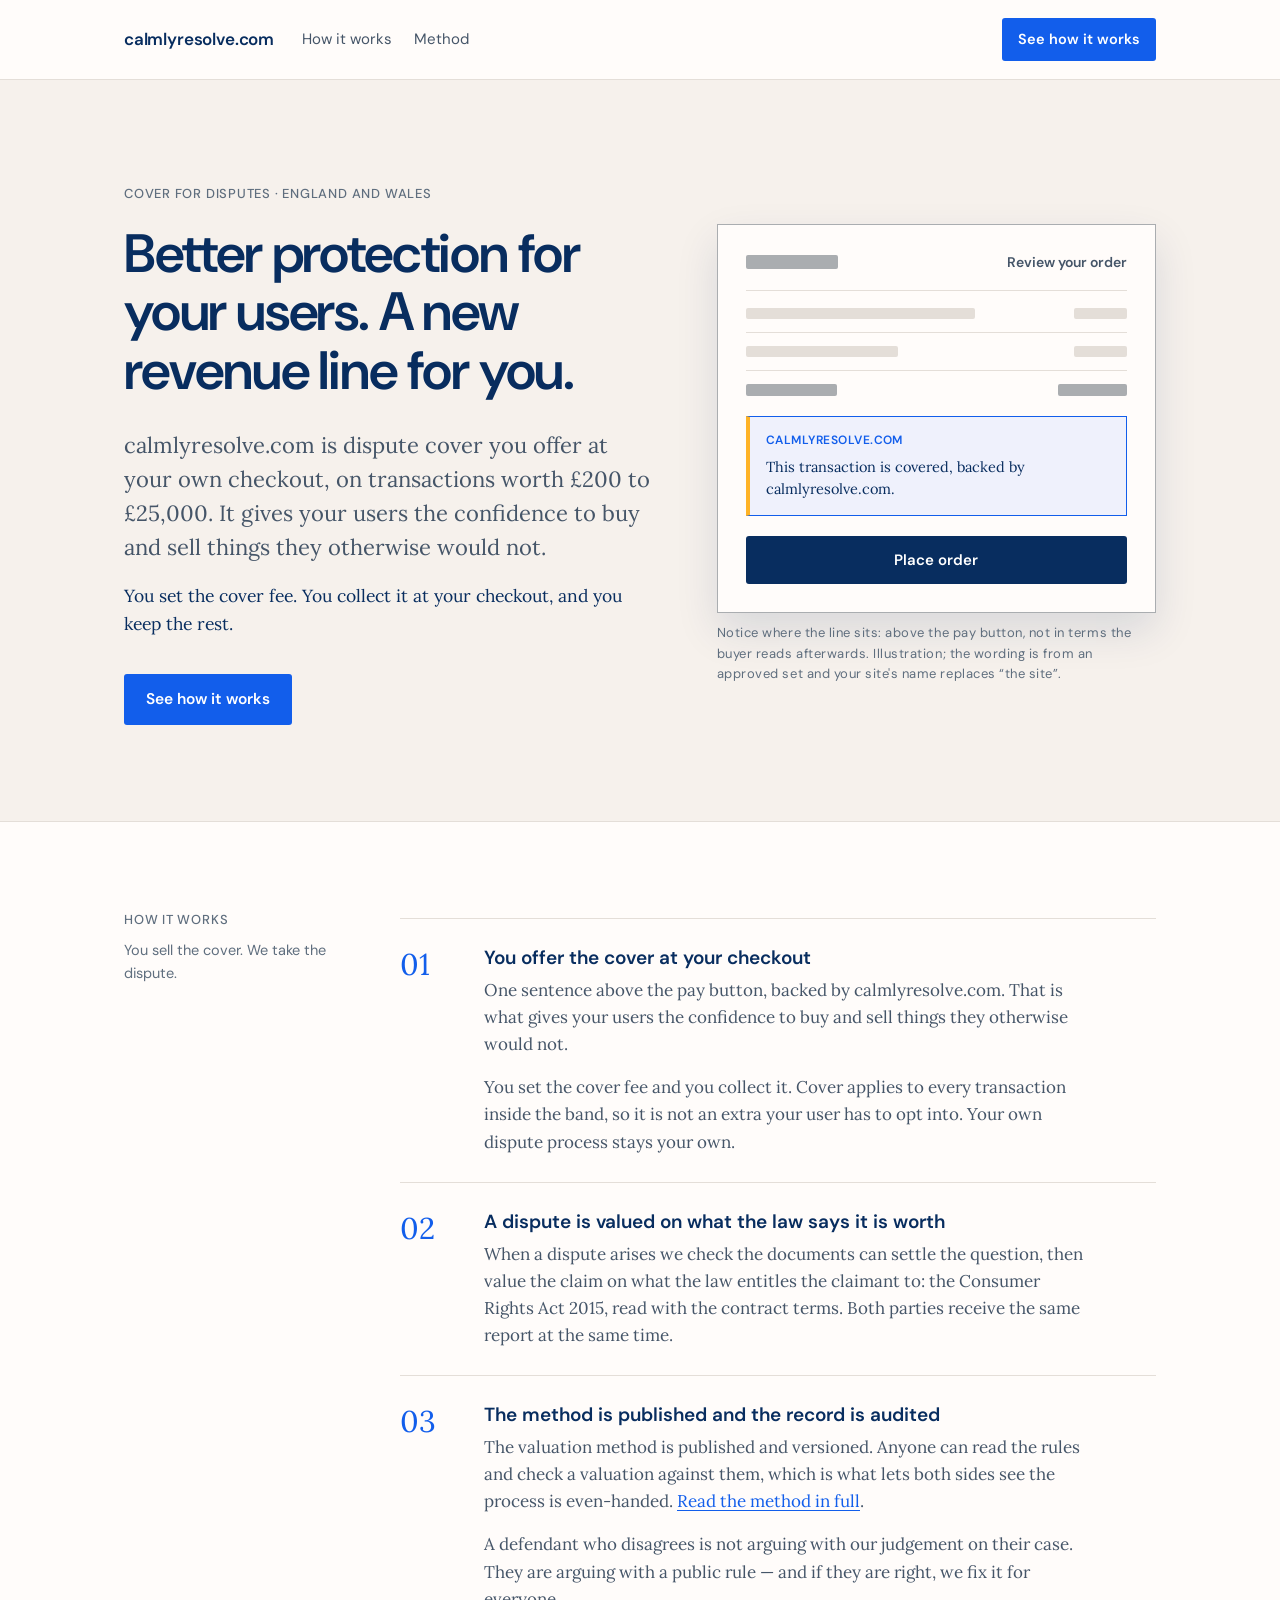
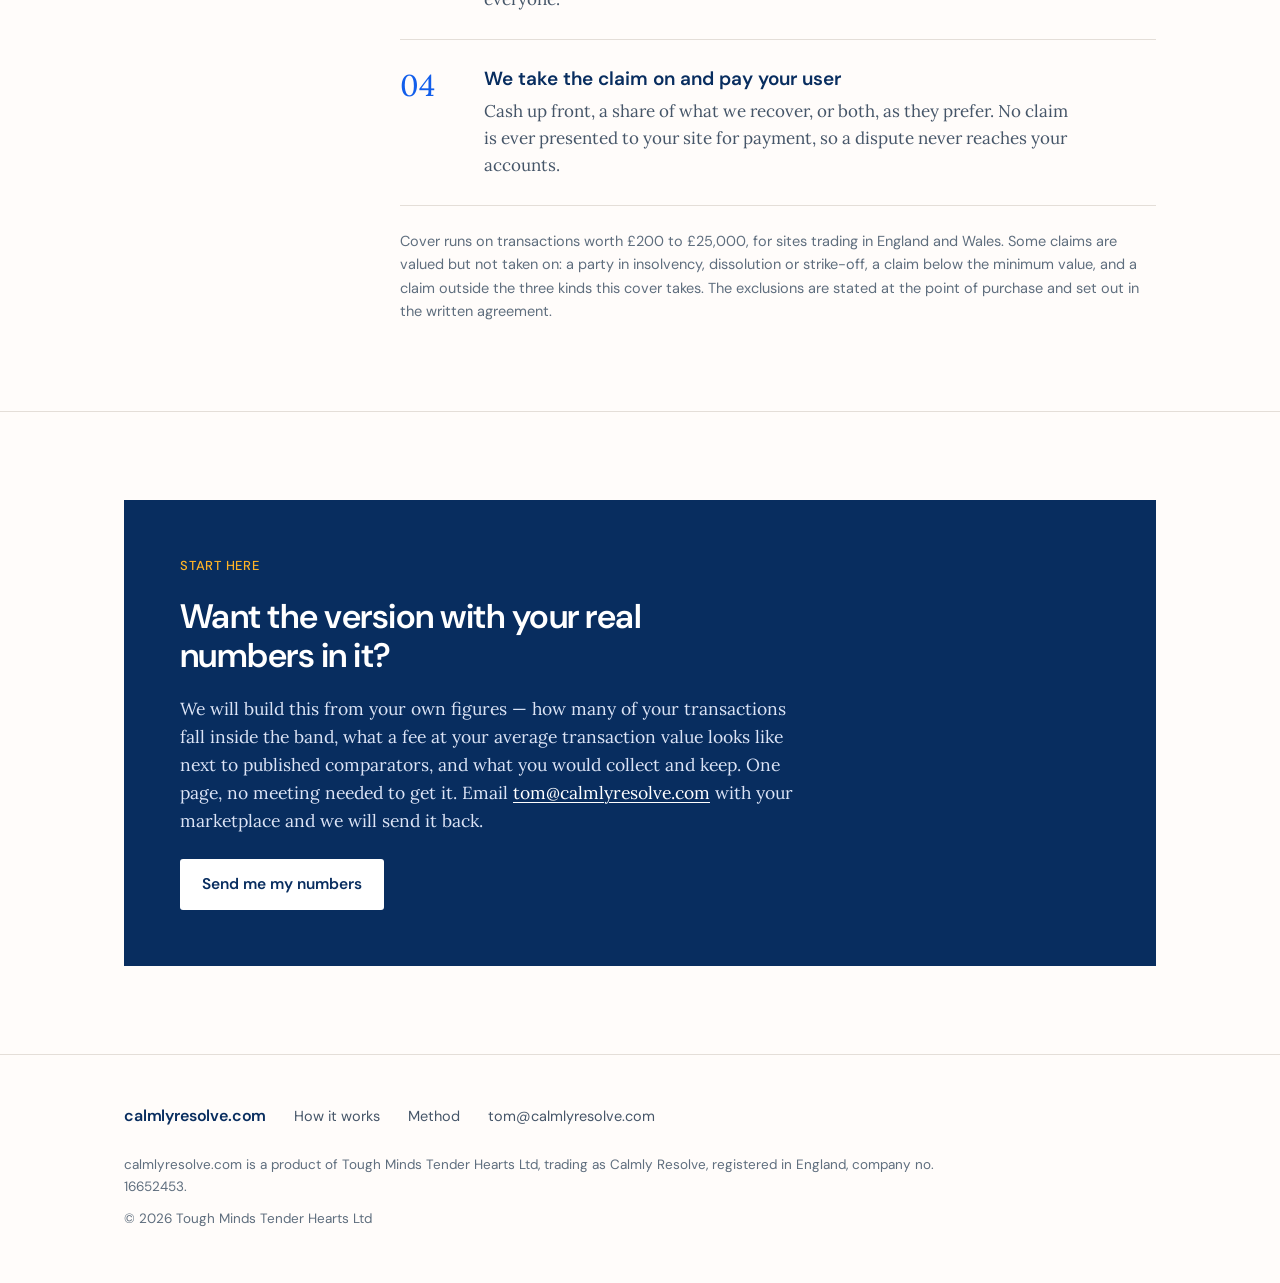
<file: index.html>
<!DOCTYPE html>
<html lang="en">
<head>
  <meta charset="UTF-8">
  <meta name="viewport" content="width=device-width, initial-scale=1.0">
  <title>calmlyresolve.com — dispute cover you offer at your own checkout</title>
  <meta name="description" content="calmlyresolve.com is dispute cover a marketplace offers at its own checkout, on transactions worth £200 to £25,000. You set the fee, you collect it, and you keep the rest.">
  <link rel="canonical" href="https://calmlyresolve.com/">
  <link rel="preconnect" href="https://fonts.googleapis.com">
  <link rel="preconnect" href="https://fonts.gstatic.com" crossorigin>
  <link href="https://fonts.googleapis.com/css2?family=DM+Sans:wght@400;500;600&family=Lora:wght@400;600&display=swap" rel="stylesheet">
  <link rel="stylesheet" href="/assets/site.css">
</head>
<body>
  <header class="site-head"><div class="wrap">
    <a class="mark" href="/">calmlyresolve.com</a>
    <nav aria-label="Main">
      <a href="#how">How it works</a>
      <a href="/method/">Method</a>
    </nav>
    <a class="btn" href="#how">See how it works</a>
  </div></header>

  <main>

    <!-- 1 · What it is -->
    <section class="hero"><div class="wrap">
      <div class="hero-grid">
        <div>
          <div class="eyebrow">Cover for disputes · England and Wales</div>
          <h1>Better protection for your users. A new revenue line for you.</h1>
          <p class="lead">calmlyresolve.com is dispute cover you offer at your own checkout, on transactions worth &pound;200 to &pound;25,000. It gives your users the confidence to buy and sell things they otherwise would not.</p>
          <p class="next">You set the cover fee. You collect it at your checkout, and you keep the rest.</p>
          <div class="actions">
            <a class="btn" href="#how">See how it works</a>
          </div>
        </div>
        <div class="hero-visual">
          <figure class="screen">
            <div class="checkout" aria-label="Illustration of a checkout page carrying the cover line">
              <div class="checkout-head">
                <span class="checkout-site"></span>
                <span class="checkout-title">Review your order</span>
              </div>
              <div class="checkout-row"><span class="bar w60"></span><span class="bar w14"></span></div>
              <div class="checkout-row"><span class="bar w40"></span><span class="bar w14"></span></div>
              <div class="checkout-row total"><span class="bar w24 dark"></span><span class="bar w18 dark"></span></div>
              <div class="cover-line">
                <span class="cover-mark">calmlyresolve.com</span>
                <p>This transaction is covered, backed by calmlyresolve.com.</p>
              </div>
              <span class="checkout-btn">Place order</span>
            </div>
            <figcaption>Notice where the line sits: above the pay button, not in terms the buyer reads afterwards. Illustration; the wording is from an approved set and your site&#39;s name replaces &ldquo;the site&rdquo;.</figcaption>
          </figure>
        </div>
      </div>
    </div></section>

    <!-- 2 · How it works -->
    <section class="white" id="how"><div class="wrap">
      <div class="row">
        <div class="side">
          <div class="eyebrow">How it works</div>
          <p>You sell the cover. We take the dispute.</p>
        </div>
        <div>
          <ol class="steps">
            <li>
              <div>
                <h3>You offer the cover at your checkout</h3>
                <p>One sentence above the pay button, backed by calmlyresolve.com. That is what gives your users the confidence to buy and sell things they otherwise would not.</p>
                <p>You set the cover fee and you collect it. Cover applies to every transaction inside the band, so it is not an extra your user has to opt into. Your own dispute process stays your own.</p>
              </div>
            </li>
            <li>
              <div>
                <h3>A dispute is valued on what the law says it is worth</h3>
                <p>When a dispute arises we check the documents can settle the question, then value the claim on what the law entitles the claimant to: the Consumer Rights Act 2015, read with the contract terms. Both parties receive the same report at the same time.</p>
              </div>
            </li>
            <li>
              <div>
                <h3>The method is published and the record is audited</h3>
                <p>The valuation method is published and versioned. Anyone can read the rules and check a valuation against them, which is what lets both sides see the process is even-handed. <a href="/method/">Read the method in full</a>.</p>
                <p>A defendant who disagrees is not arguing with our judgement on their case. They are arguing with a public rule &mdash; and if they are right, we fix it for everyone.</p>
              </div>
            </li>
            <li>
              <div>
                <h3>We take the claim on and pay your user</h3>
                <p>Cash up front, a share of what we recover, or both, as they prefer. No claim is ever presented to your site for payment, so a dispute never reaches your accounts.</p>
              </div>
            </li>
          </ol>
          <p class="small" style="margin-top:24px">Cover runs on transactions worth &pound;200 to &pound;25,000, for sites trading in England and Wales. Some claims are valued but not taken on: a party in insolvency, dissolution or strike-off, a claim below the minimum value, and a claim outside the three kinds this cover takes. The exclusions are stated at the point of purchase and set out in the written agreement.</p>
        </div>
      </div>
    </div></section>


    <section class="white"><div class="wrap">
      <div class="panel">
        <div class="eyebrow">Start here</div>
        <h2>Want the version with your real numbers in it?</h2>
        <p>We will build this from your own figures &mdash; how
        many of your transactions fall inside the band, what a fee at your average transaction value looks like next to
        published comparators, and what you would collect and keep. One page, no meeting needed to get it. Email
        <a href="mailto:tom@calmlyresolve.com?subject=My%20numbers">tom@calmlyresolve.com</a> with your marketplace and
        we will send it back.</p>
        <div class="actions">
          <a class="btn" href="mailto:tom@calmlyresolve.com?subject=My%20numbers">Send me my numbers</a>
        </div>
      </div>
    </div></section>

  </main>

  <footer class="site-foot"><div class="wrap">
    <div class="top">
      <a class="mark" href="/">calmlyresolve.com</a>
      <a href="#how">How it works</a>
      <a href="/method/">Method</a>
      <a href="mailto:tom@calmlyresolve.com">tom@calmlyresolve.com</a>
    </div>
    <p>calmlyresolve.com is a product of Tough Minds Tender Hearts Ltd, trading as Calmly Resolve, registered in England, company no. 16652453.</p>
    <p>&copy; 2026 Tough Minds Tender Hearts Ltd</p>
  </div></footer>
</body>
</html>
</file>
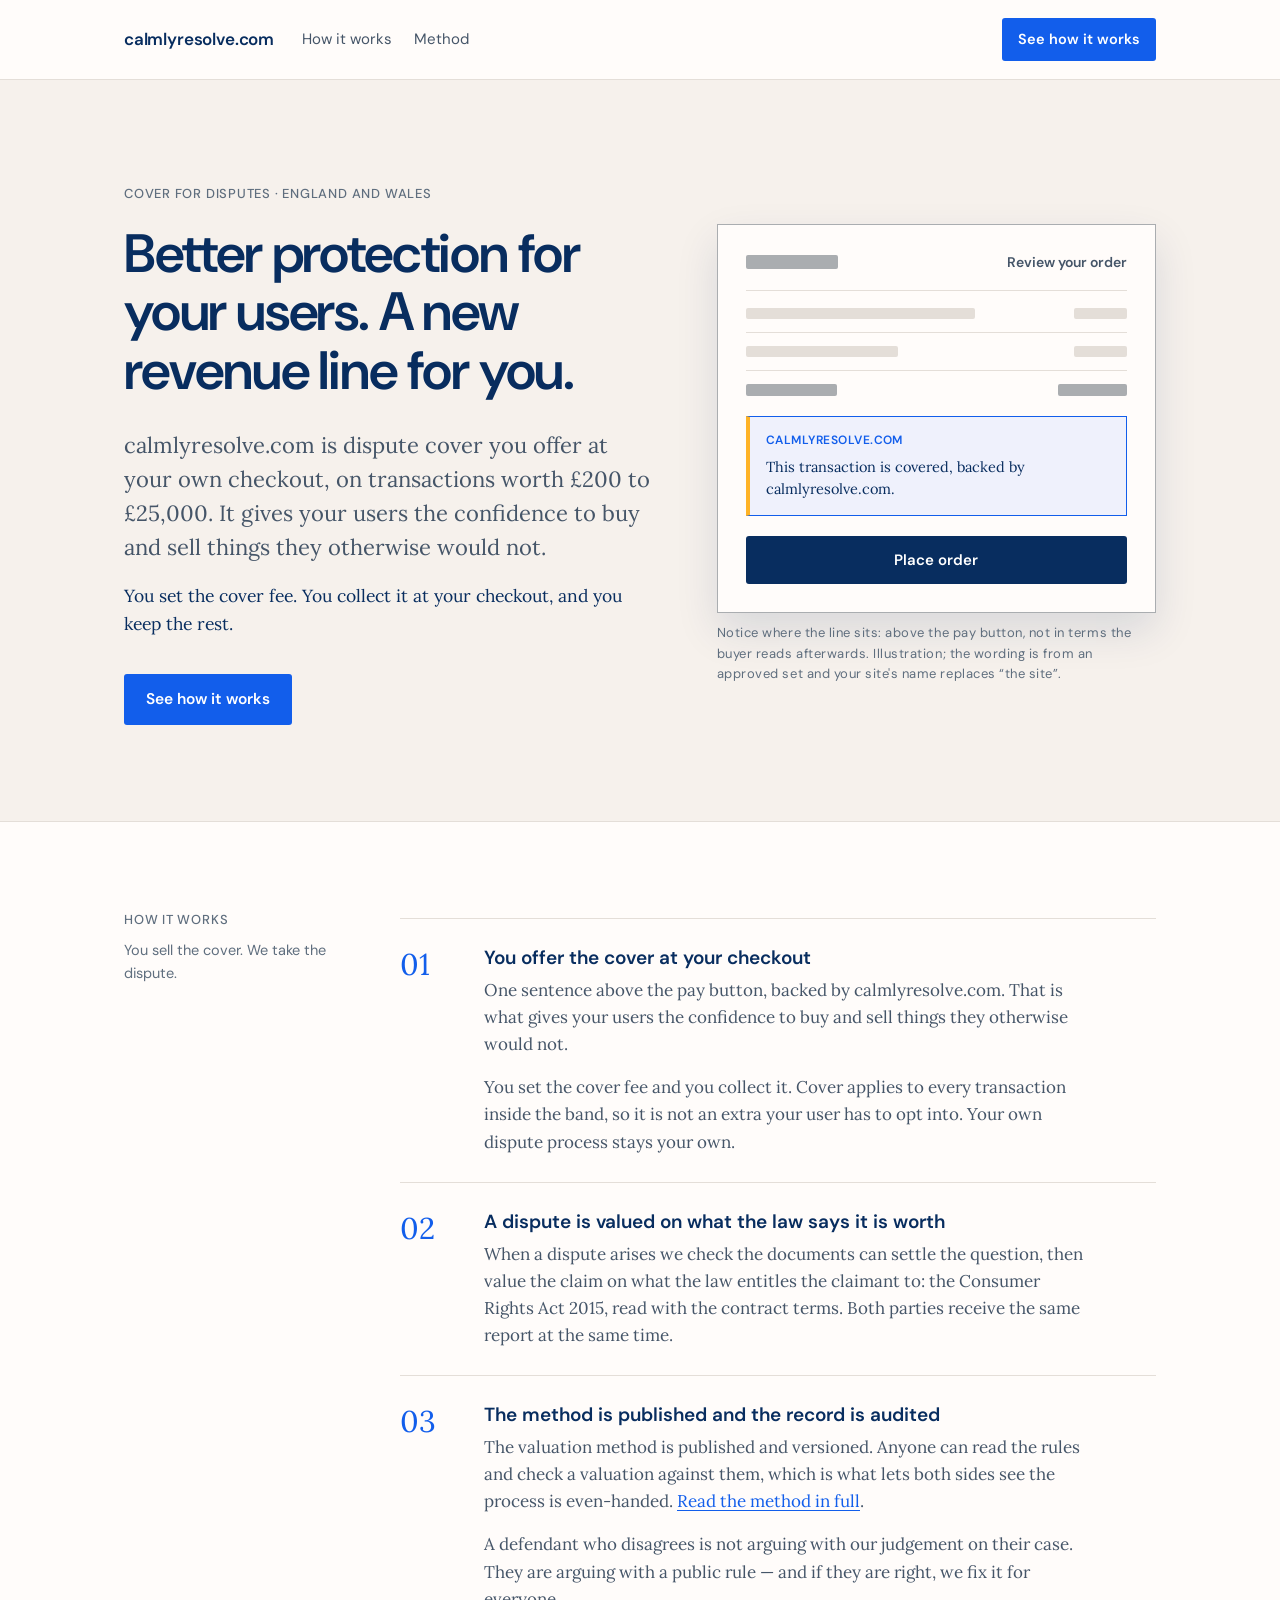
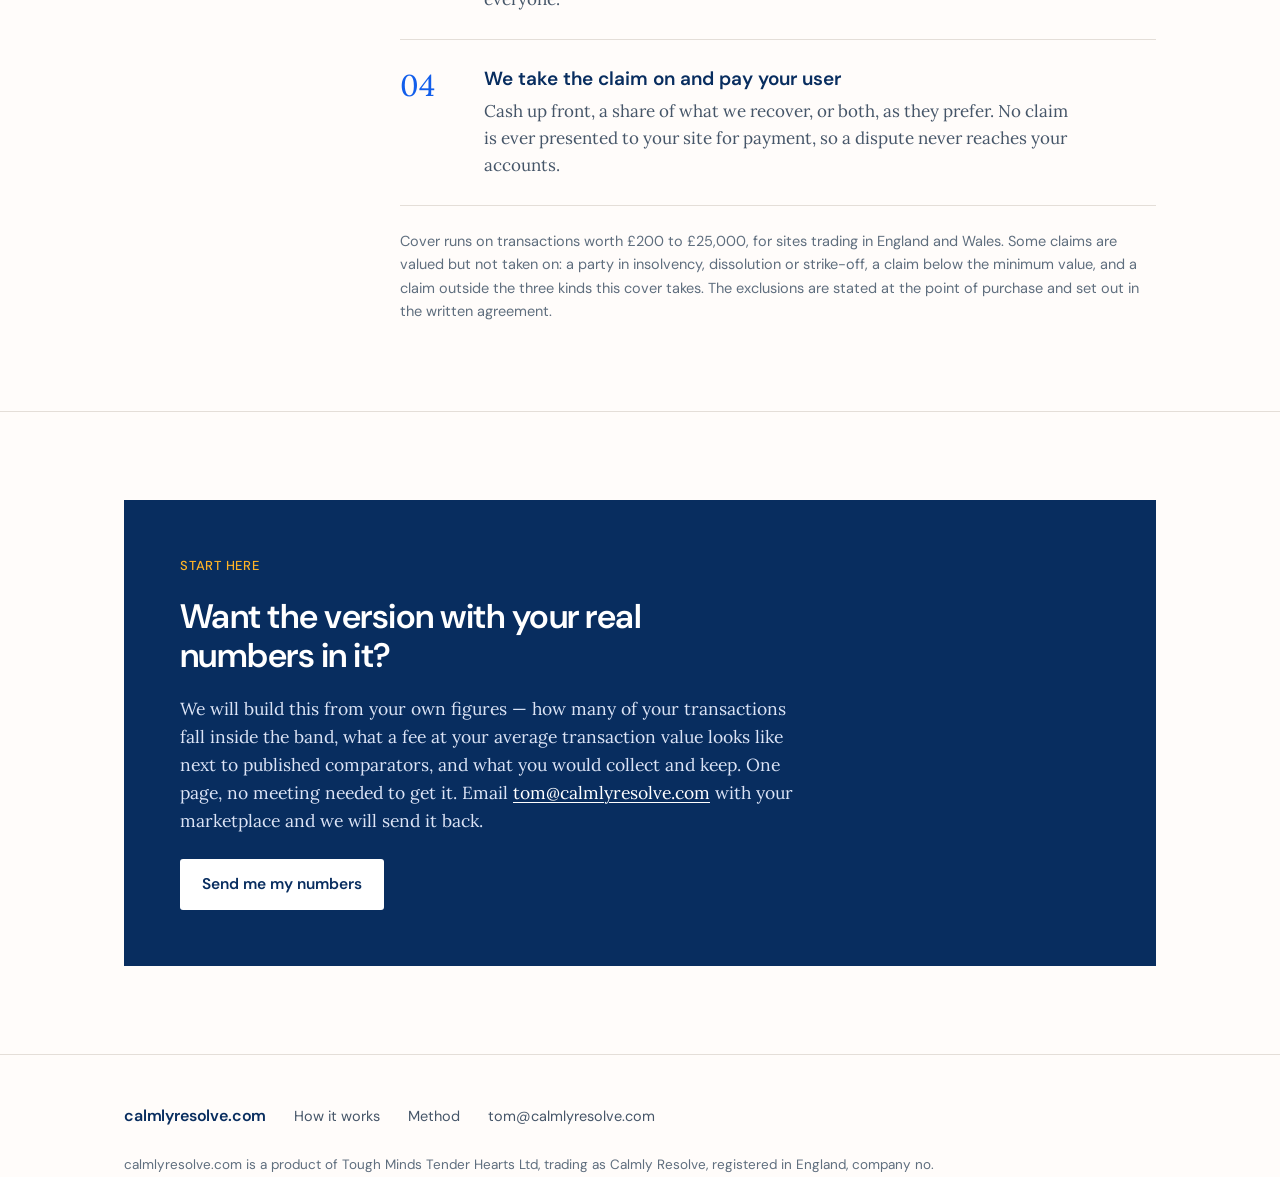
<file: about/index.html>
<!DOCTYPE html>
<html lang="en">
<head>
  <meta charset="UTF-8">
  <meta name="viewport" content="width=device-width, initial-scale=1.0">
  <title>About — calmlyresolve.com</title>
  <meta name="robots" content="noindex">
  <meta http-equiv="refresh" content="0; url=/">
  <link rel="canonical" href="https://calmlyresolve.com/">
  <style>body{font-family:system-ui,sans-serif;padding:40px 24px;color:#082d5f;background:#f6f1ec}a{color:#125eeb}</style>
</head>
<body>
  <p>This page has moved. Everything about the product is now on one page: <a href="/">calmlyresolve.com</a>.</p>
</body>
</html>
</file>
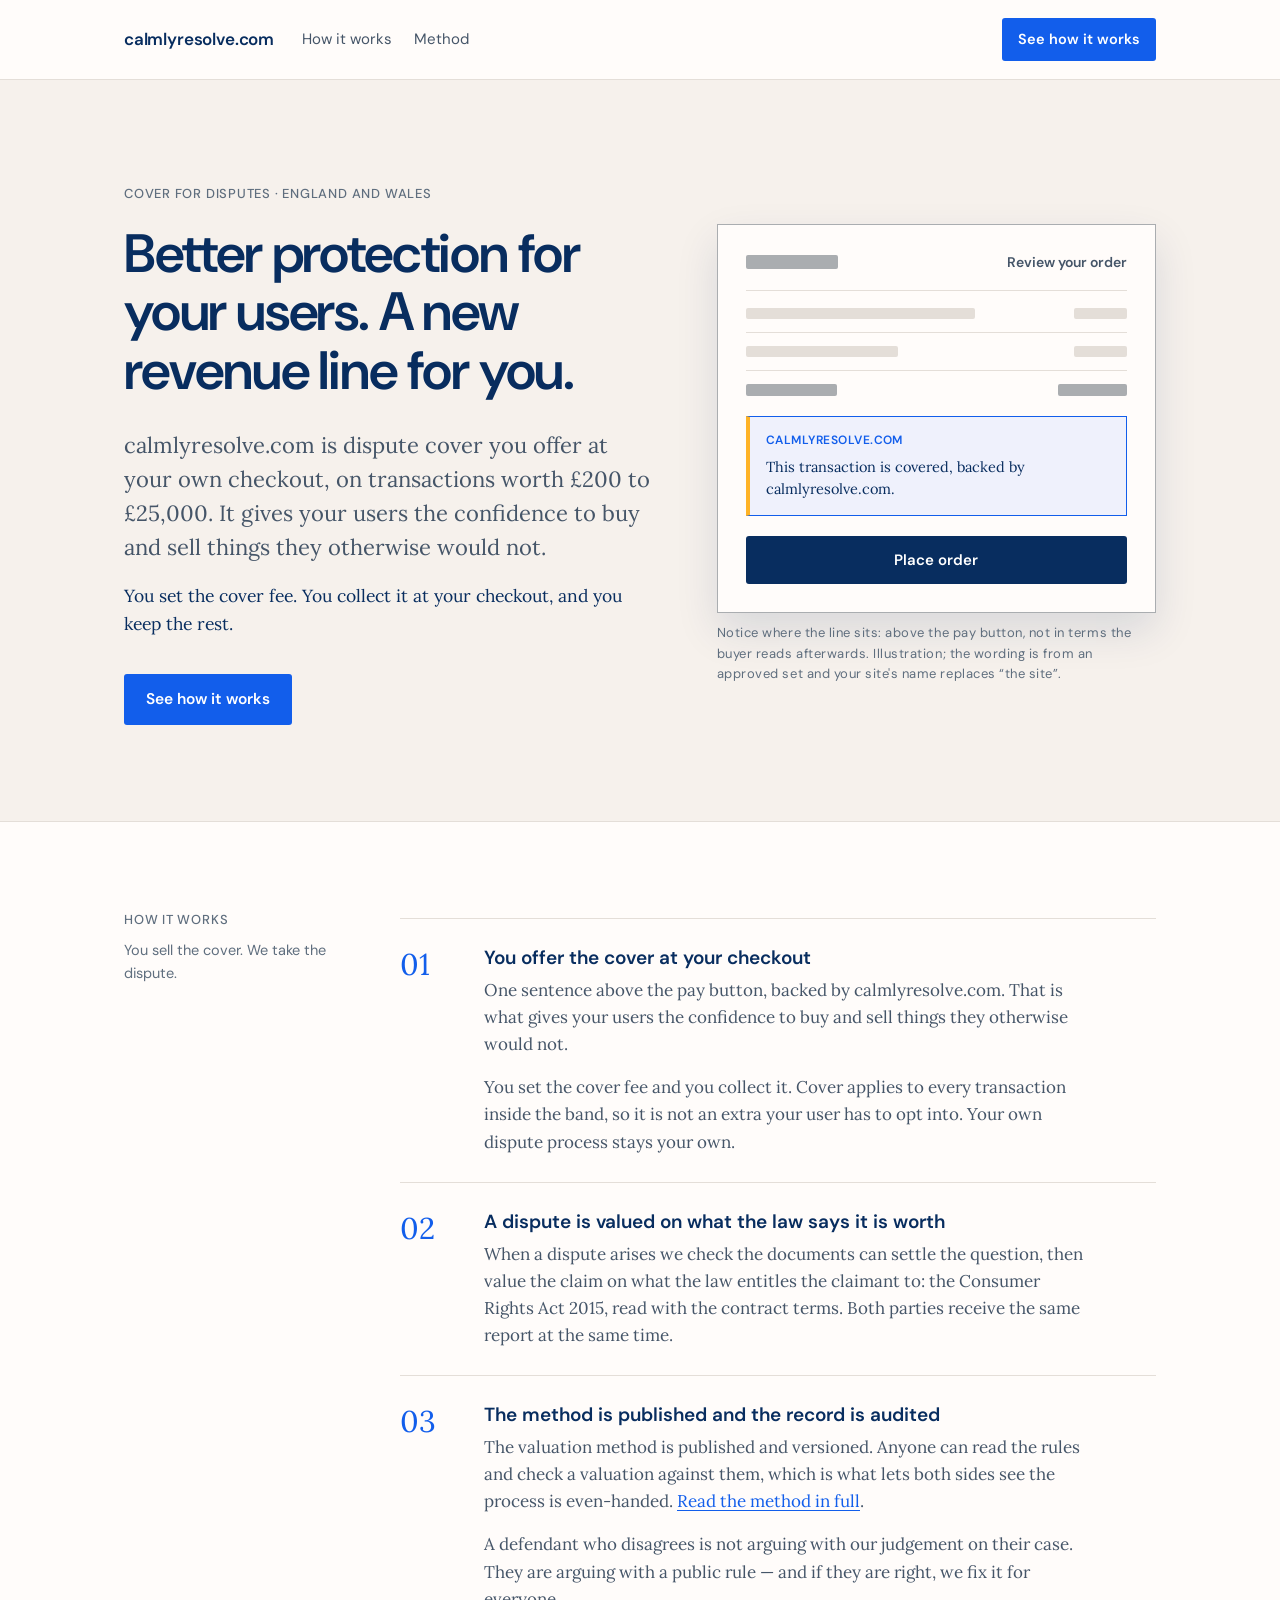
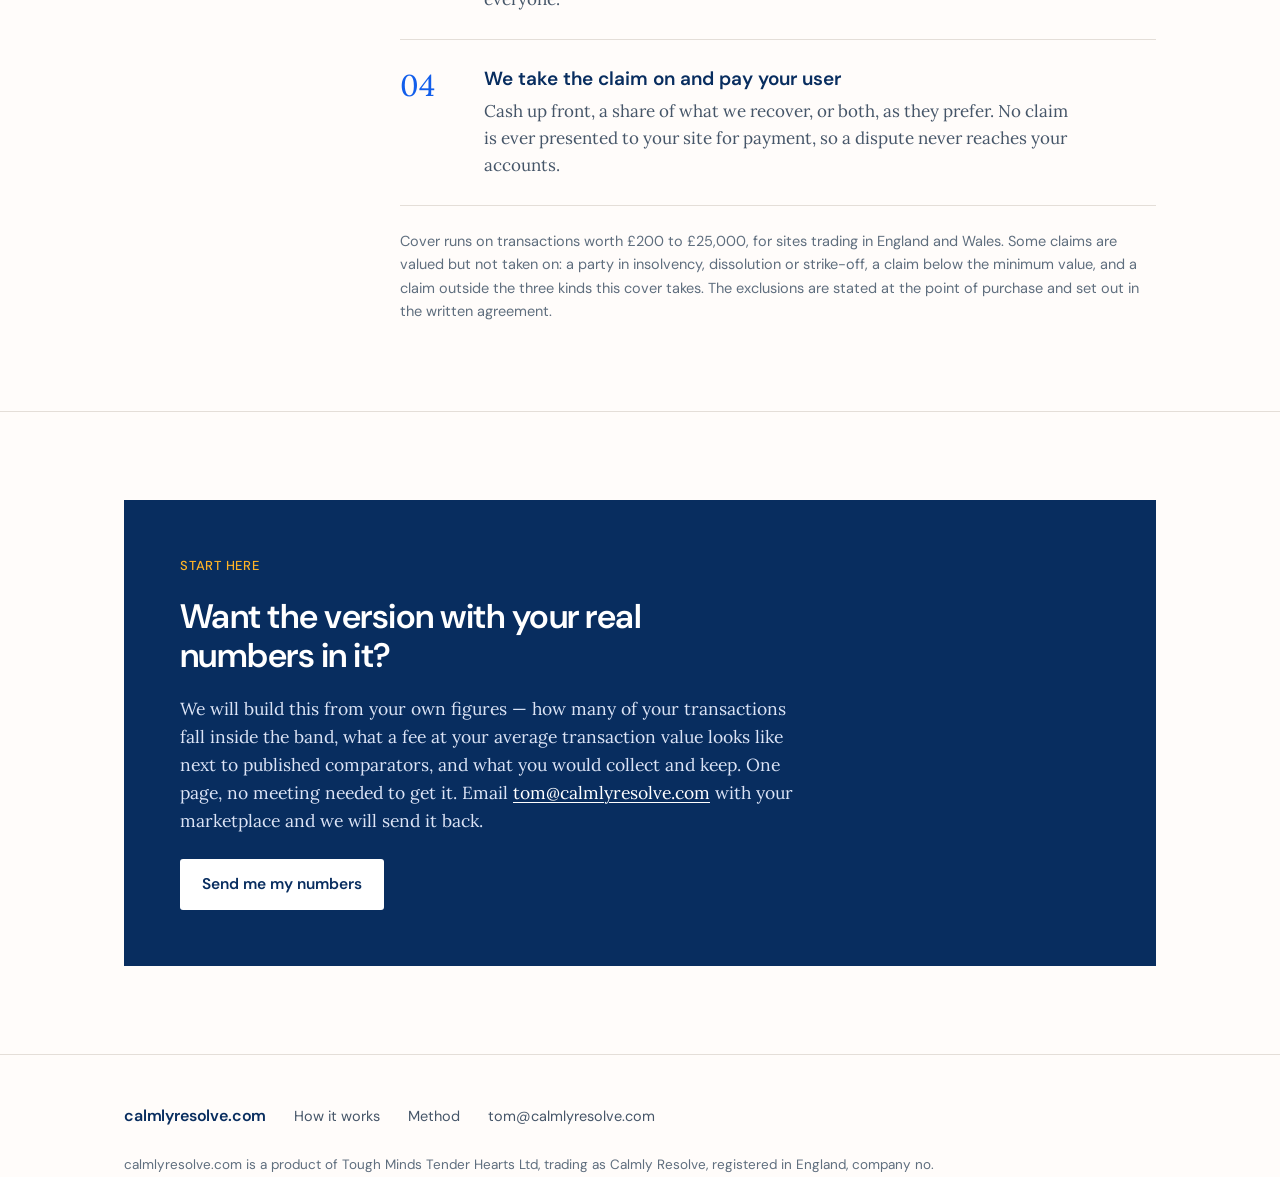
<file: for-sites/index.html>
<!DOCTYPE html>
<html lang="en">
<head>
  <meta charset="UTF-8">
  <meta name="viewport" content="width=device-width, initial-scale=1.0">
  <title>For sites — calmlyresolve.com</title>
  <meta name="robots" content="noindex">
  <meta http-equiv="refresh" content="0; url=/">
  <link rel="canonical" href="https://calmlyresolve.com/">
  <style>body{font-family:system-ui,sans-serif;padding:40px 24px;color:#082d5f;background:#f6f1ec}a{color:#125eeb}</style>
</head>
<body>
  <p>The founding-site offer has moved. Everything about the product is now on one page: <a href="/">calmlyresolve.com</a>.</p>
</body>
</html>
</file>
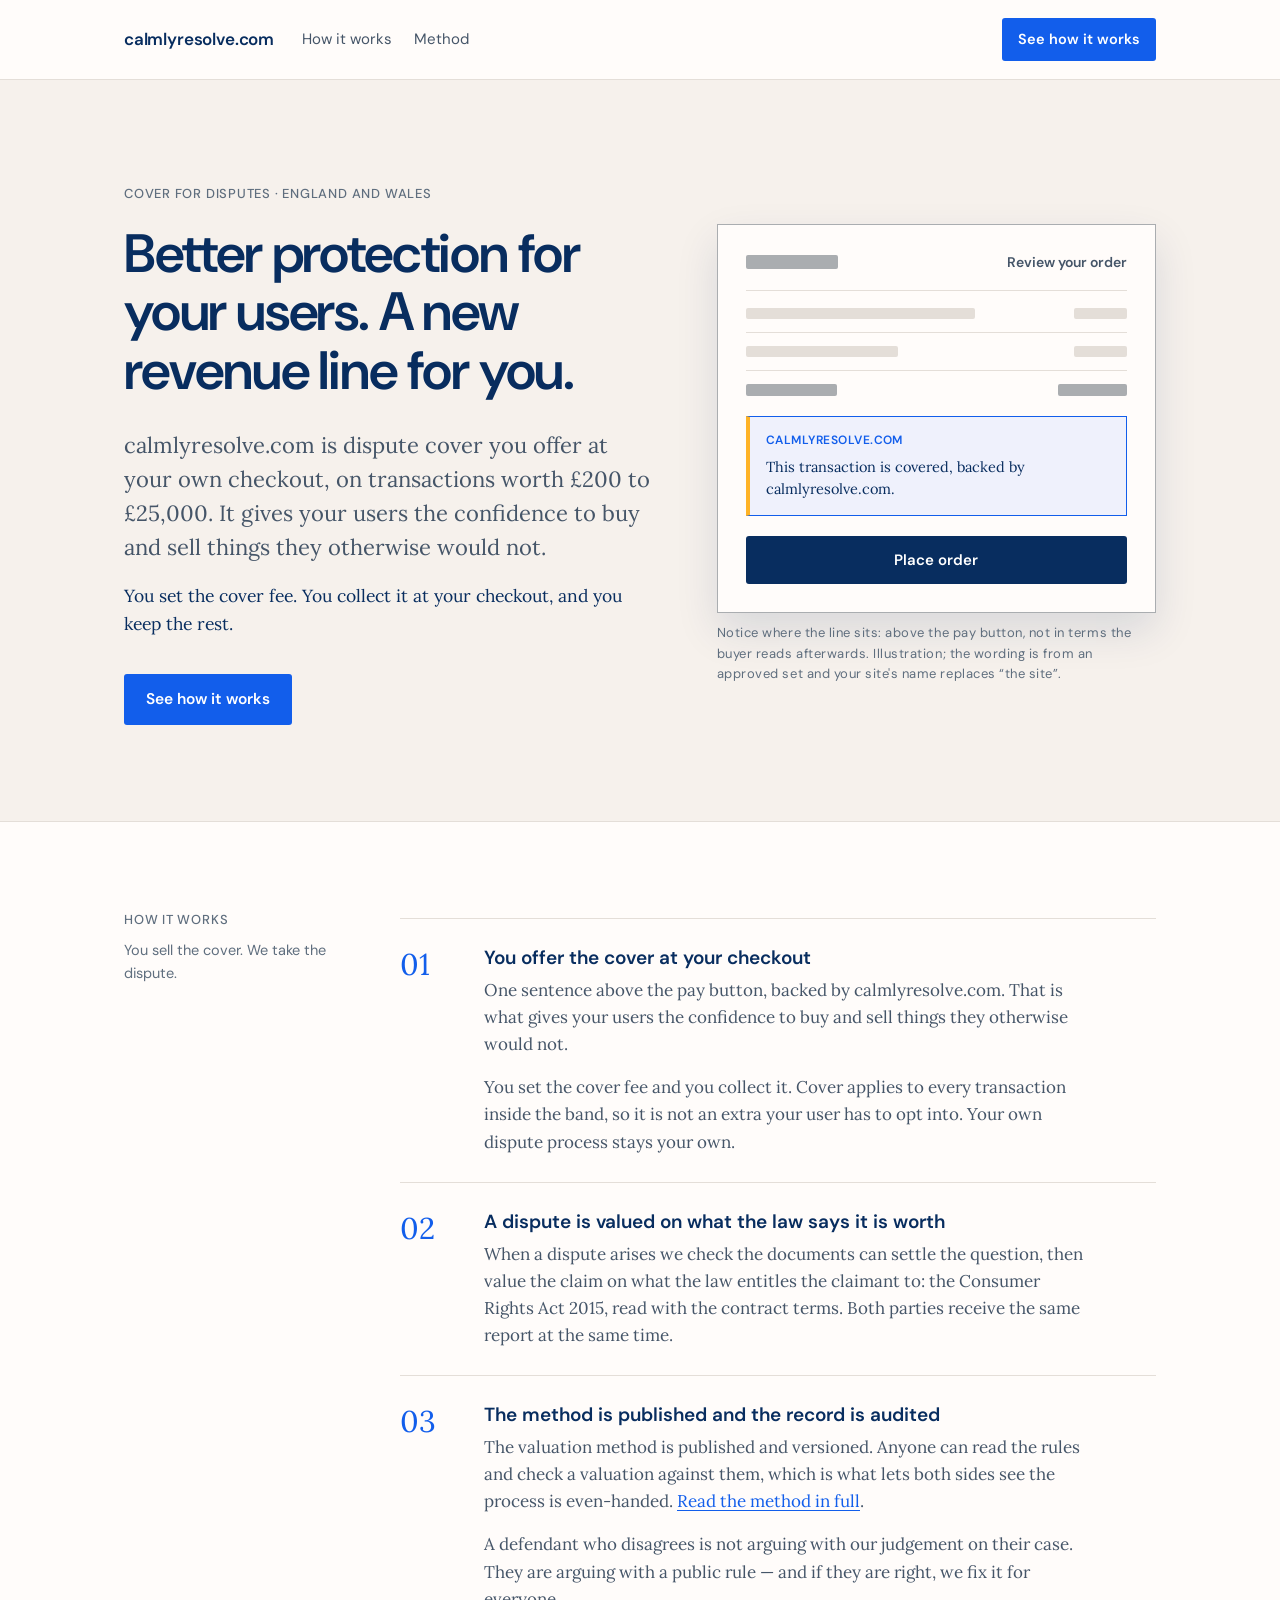
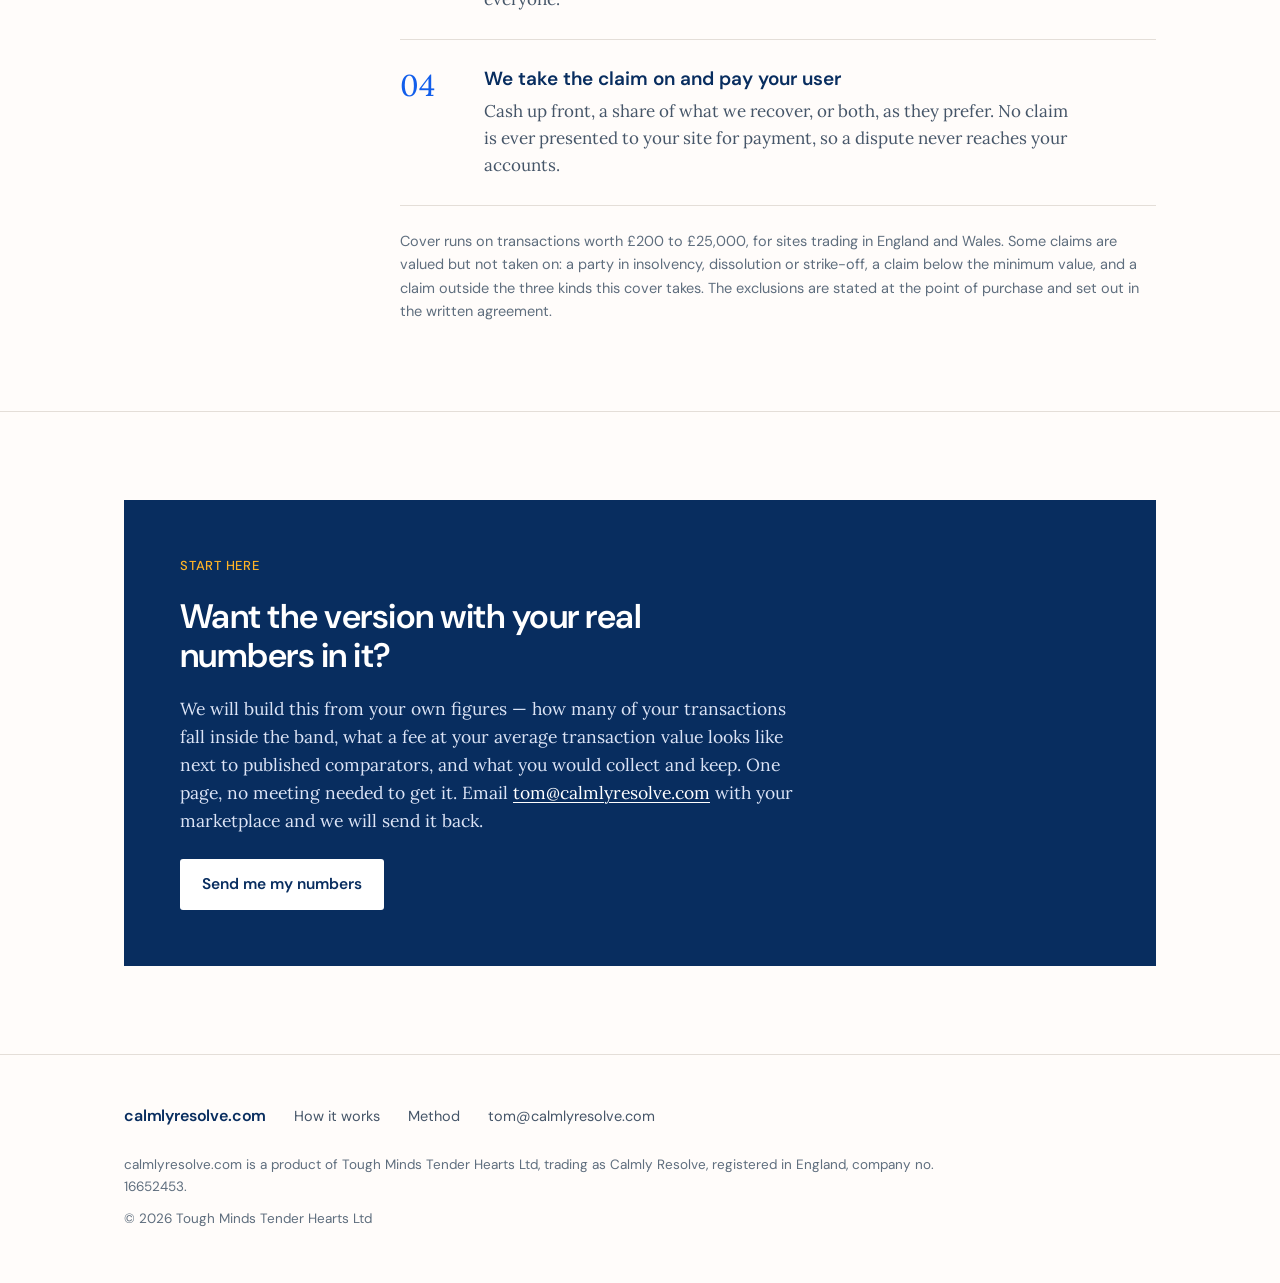
<file: founding-sites/index.html>
<!DOCTYPE html>
<html lang="en">
<head>
  <meta charset="UTF-8">
  <meta name="viewport" content="width=device-width, initial-scale=1.0">
  <title>For sites — Calmly Resolve</title>
  <meta name="robots" content="noindex">
  <meta http-equiv="refresh" content="0; url=/">
  <link rel="canonical" href="https://calmlyresolve.com/">
  <style>body{font-family:system-ui,sans-serif;padding:40px 24px;color:#0f1923;background:#f5f4f1}a{color:#1f4fa8}</style>
</head>
<body>
  <p>The founding-site offer has moved to <a href="/">calmlyresolve.com/for-sites/</a>.</p>
</body>
</html>
</file>
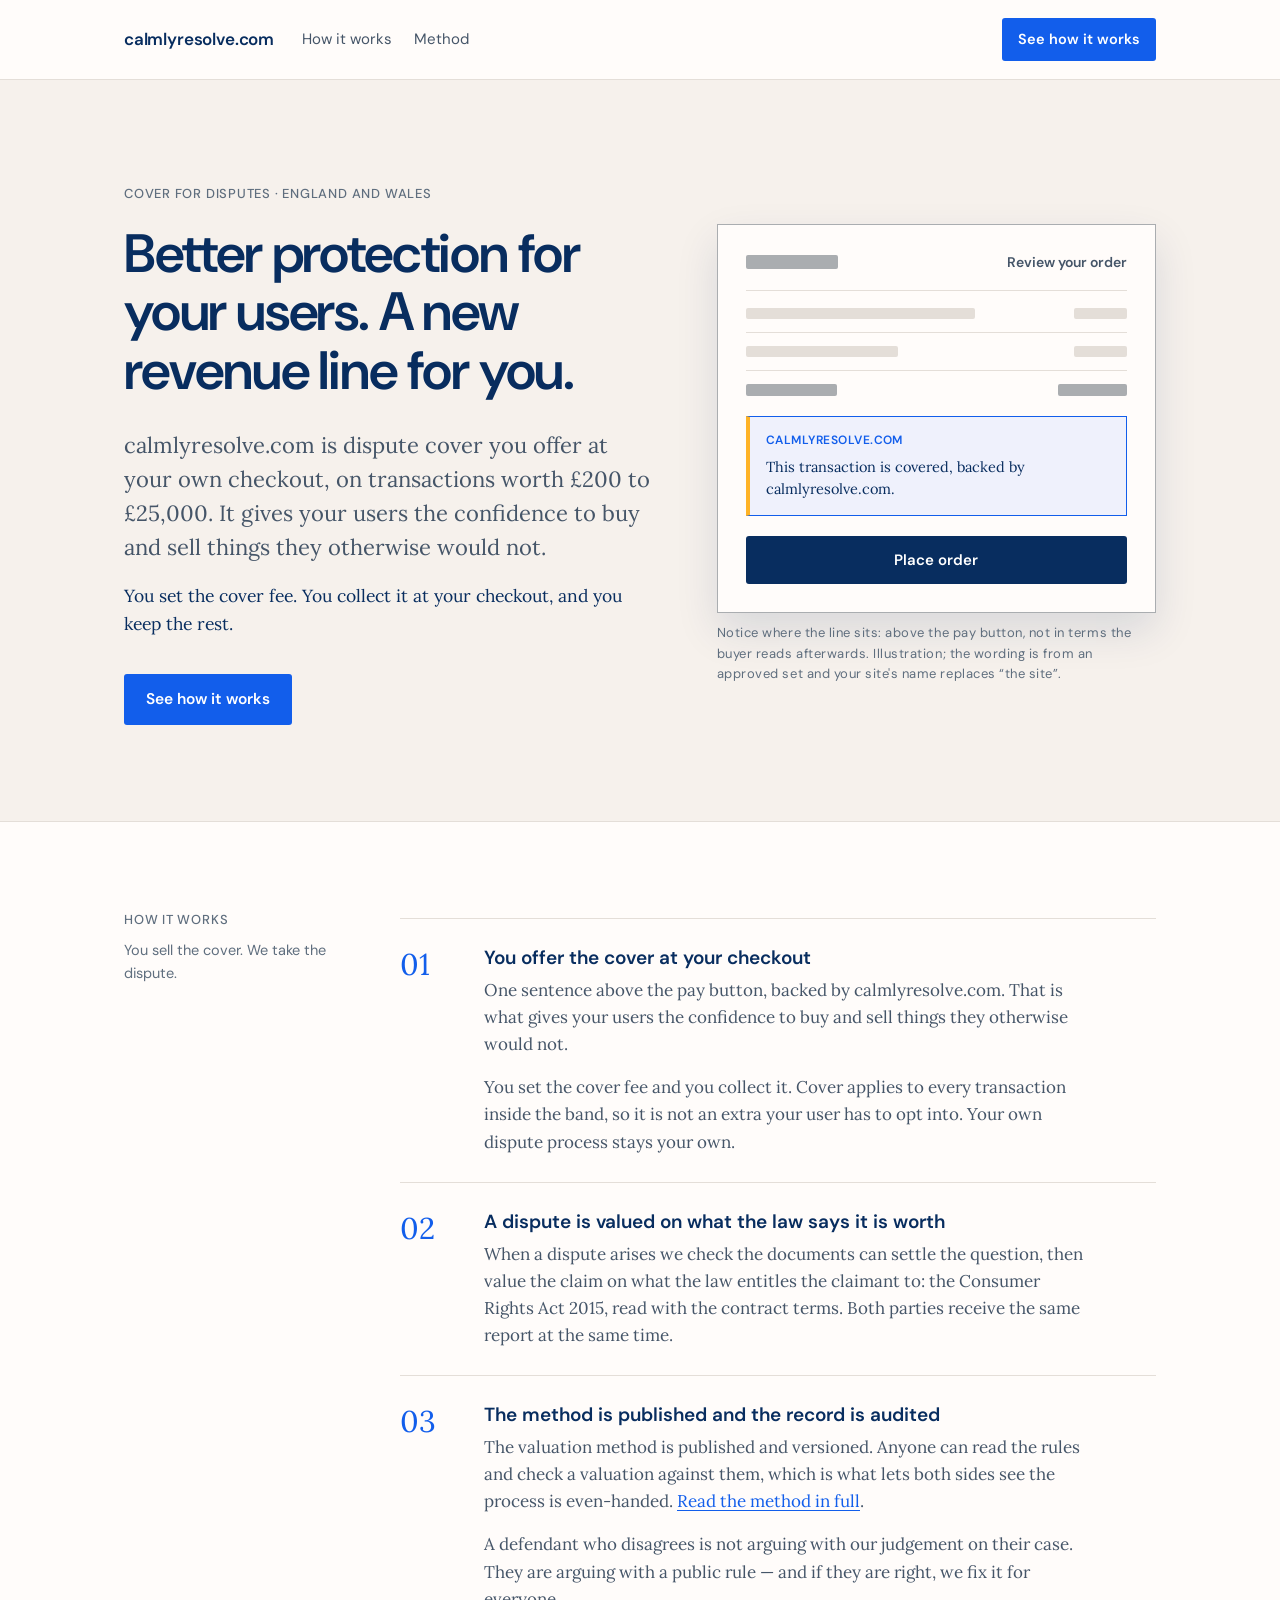
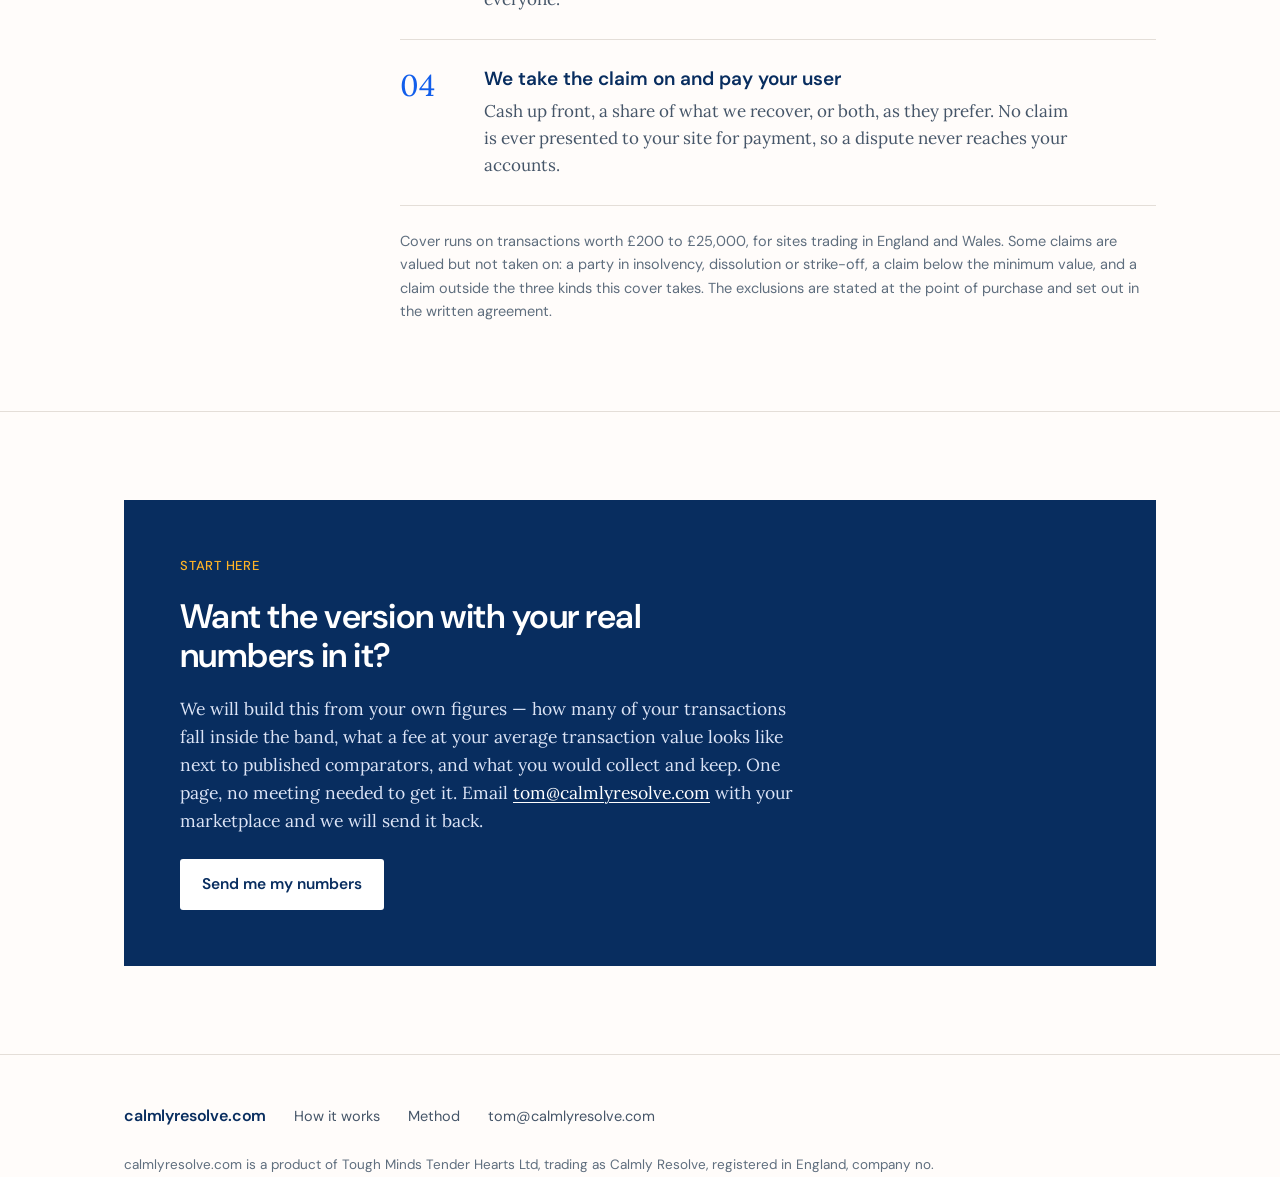
<file: how-it-works/index.html>
<!DOCTYPE html>
<html lang="en">
<head>
  <meta charset="UTF-8">
  <meta name="viewport" content="width=device-width, initial-scale=1.0">
  <title>How it works — calmlyresolve.com</title>
  <meta name="robots" content="noindex">
  <meta http-equiv="refresh" content="0; url=/">
  <link rel="canonical" href="https://calmlyresolve.com/">
  <style>body{font-family:system-ui,sans-serif;padding:40px 24px;color:#082d5f;background:#f6f1ec}a{color:#125eeb}</style>
</head>
<body>
  <p>How it works has moved. Everything about the product is now on one page: <a href="/">calmlyresolve.com</a>.</p>
</body>
</html>
</file>
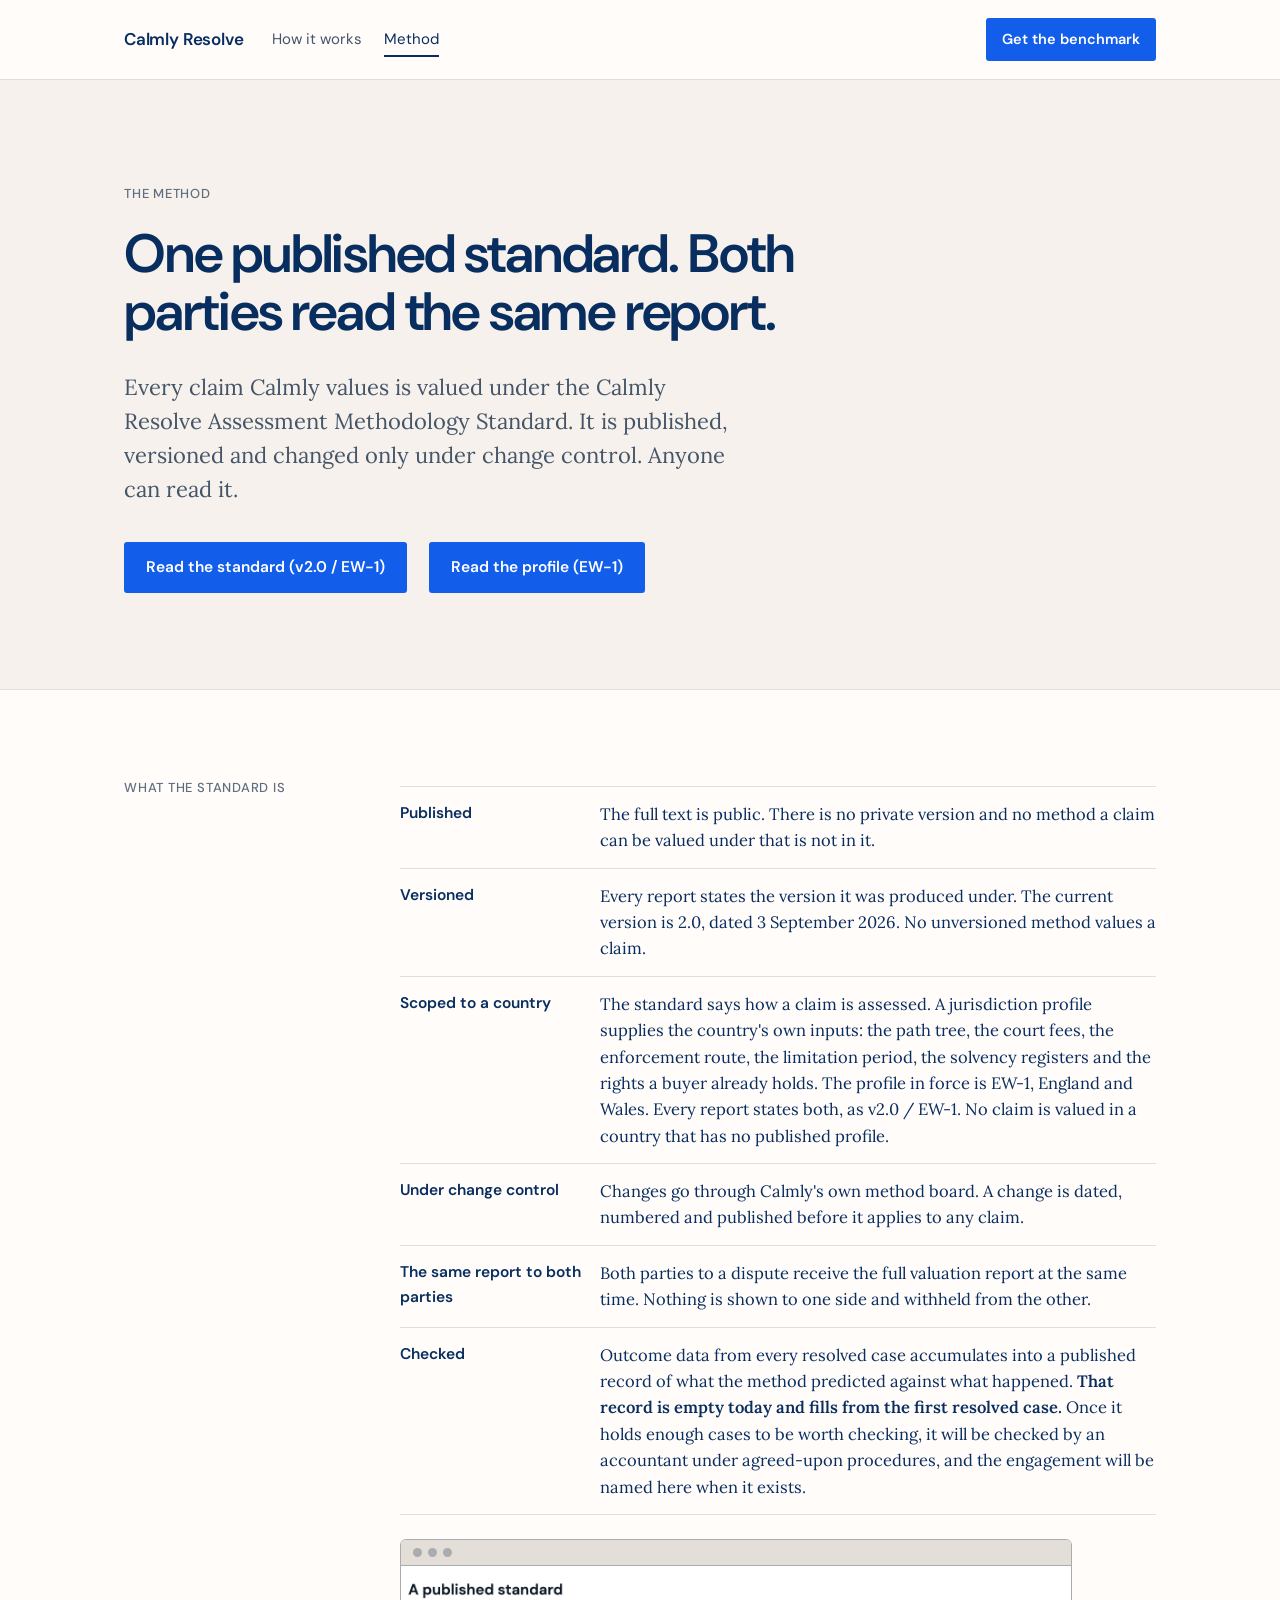
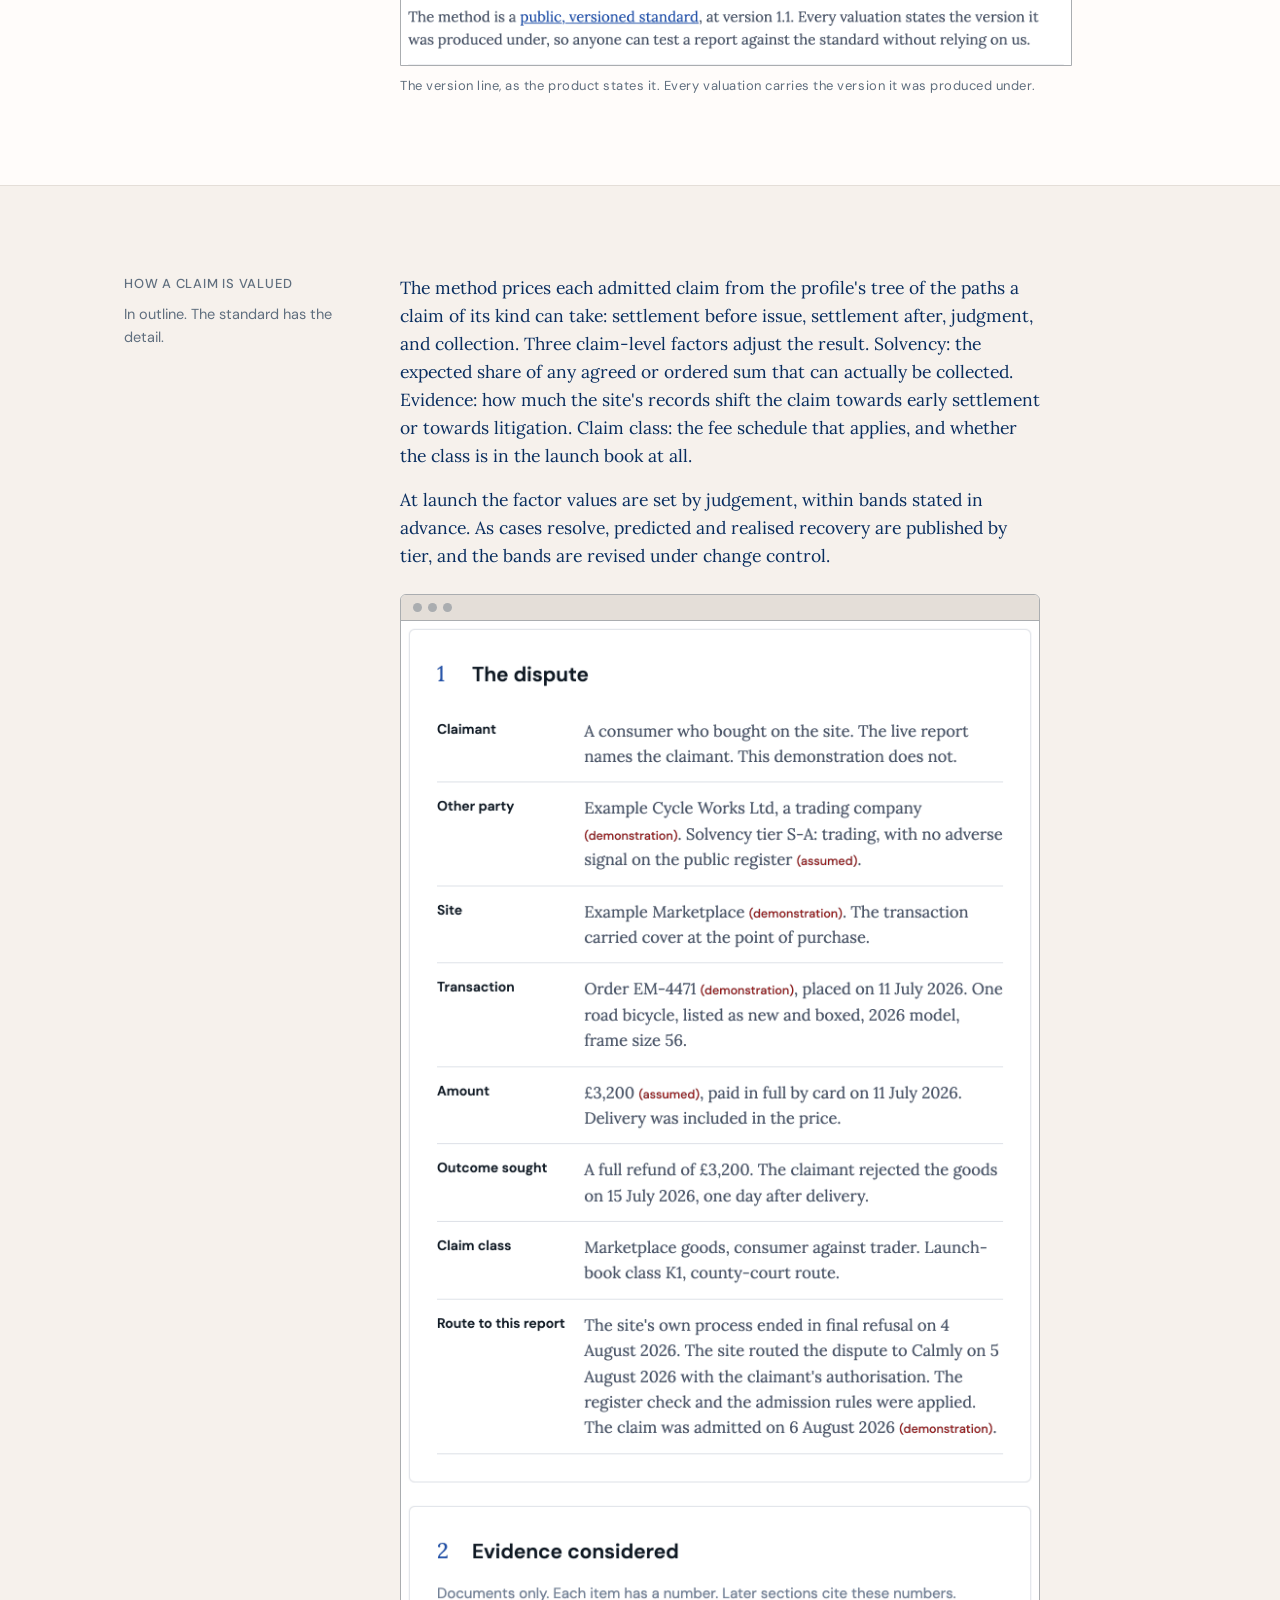
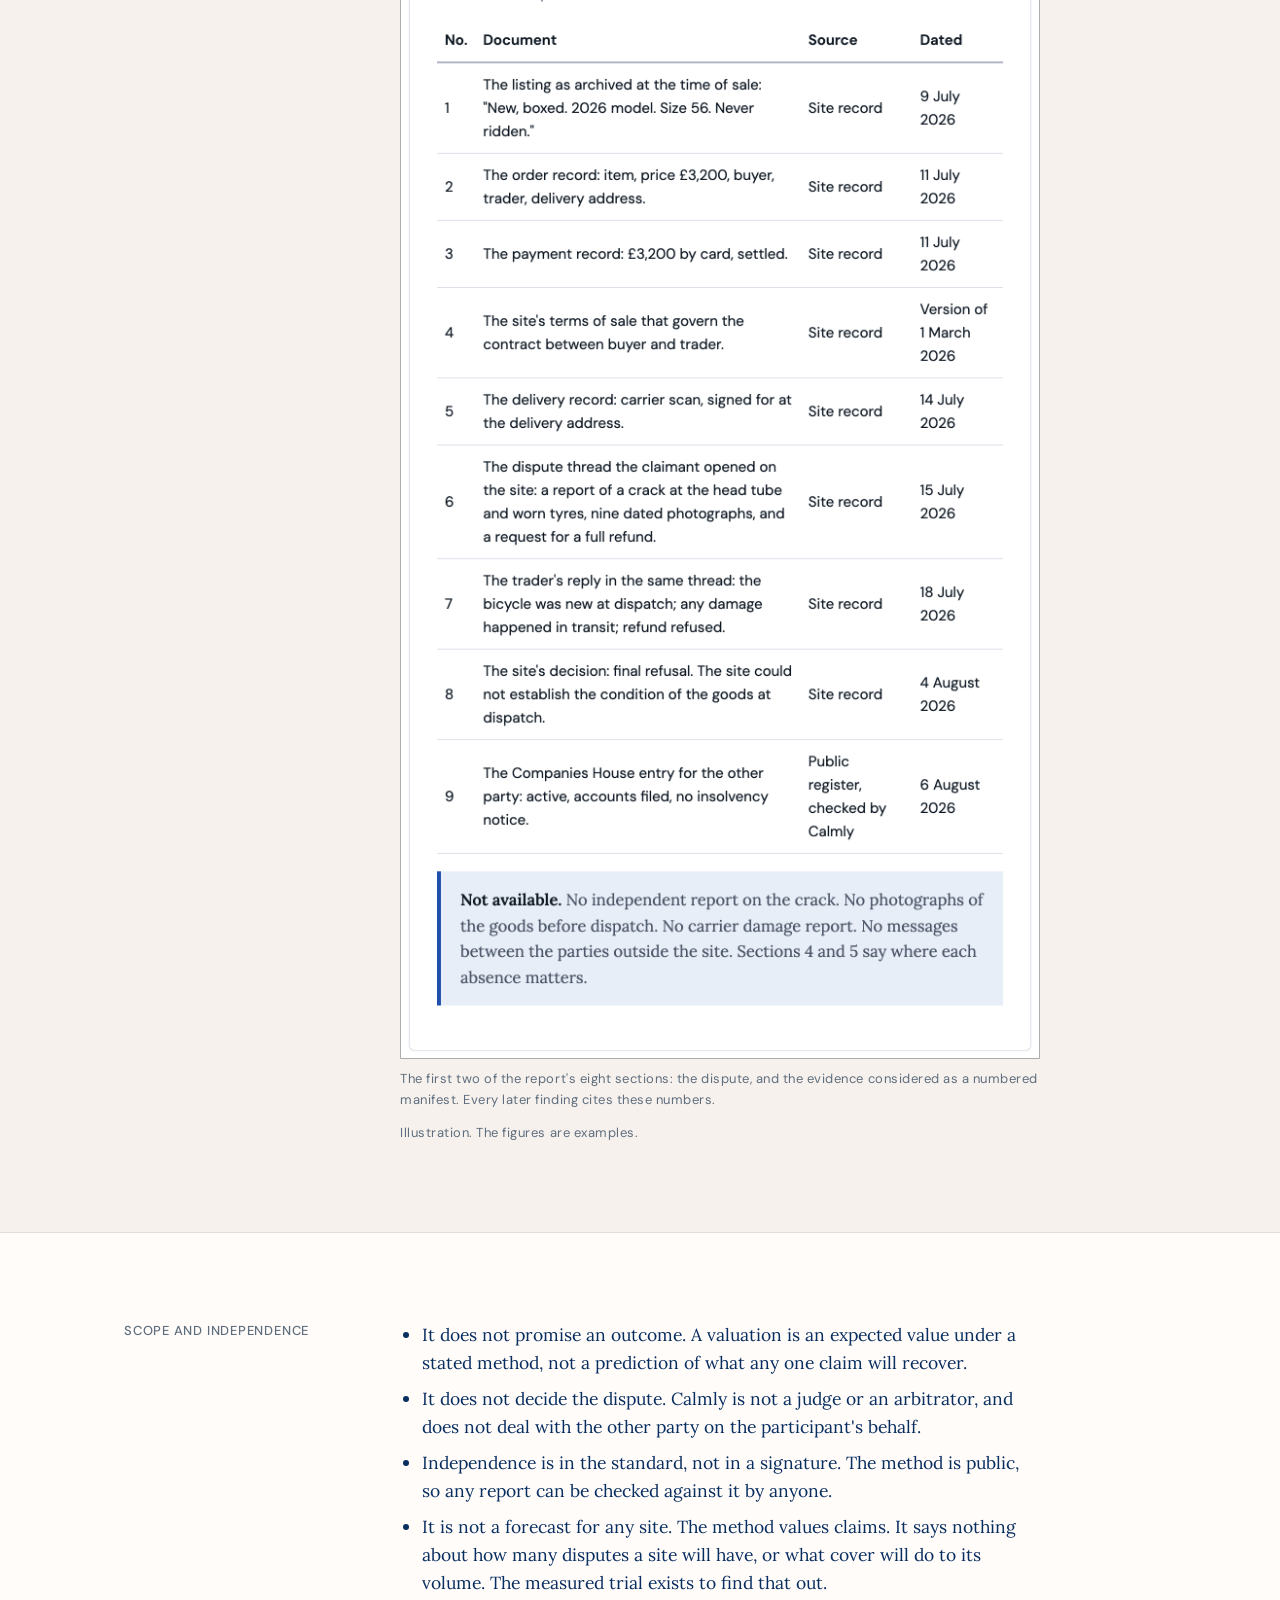
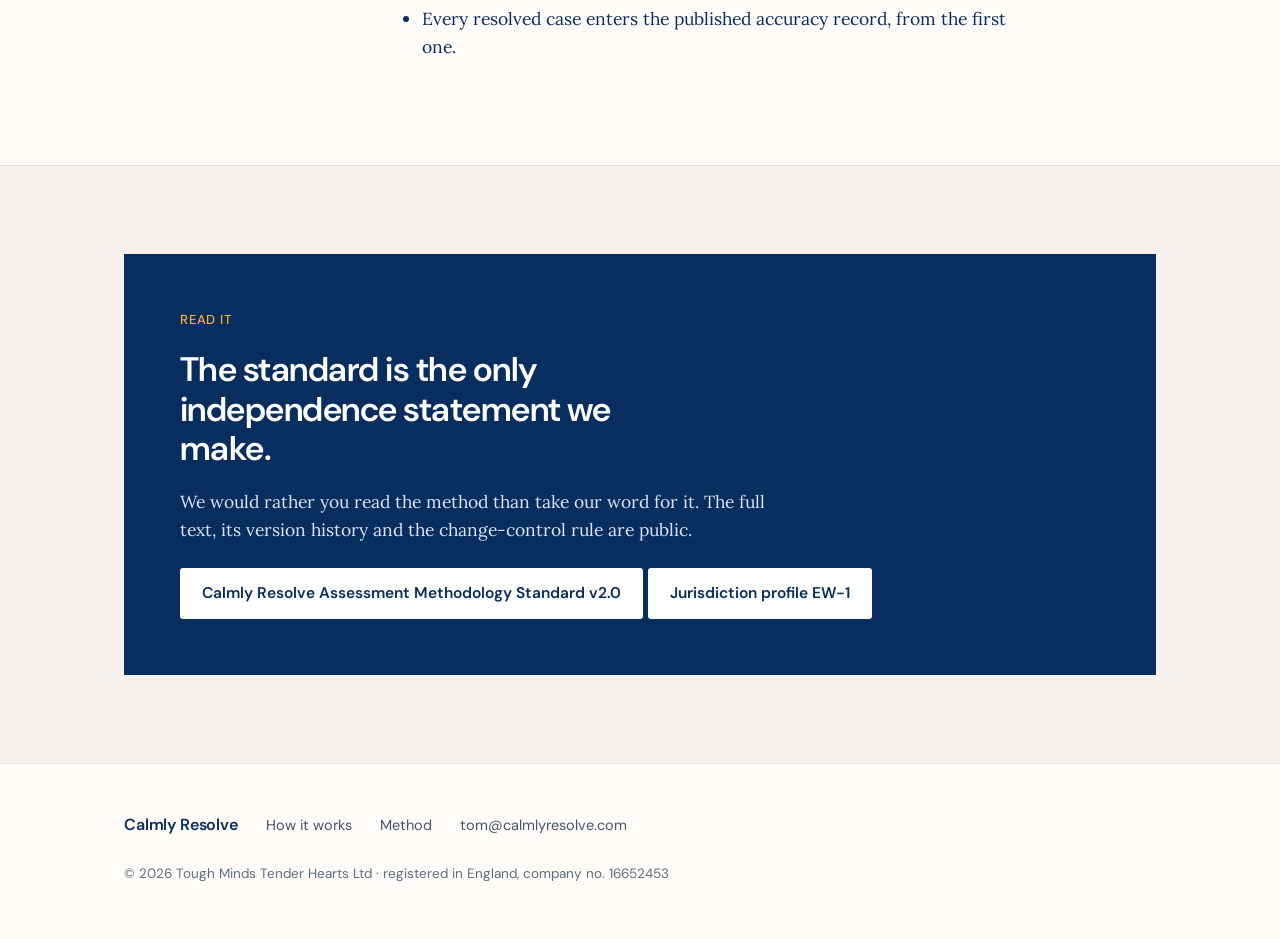
<file: method/index.html>
<!DOCTYPE html>
<html lang="en">
<head>
  <meta charset="UTF-8">
  <meta name="viewport" content="width=device-width, initial-scale=1.0">
  <title>Method — Calmly Resolve</title>
  <meta name="description" content="The valuation standard in plain words: published, versioned, the same report to both parties, and a checked record. What it does, and what it does not do.">
  <link rel="canonical" href="https://calmlyresolve.com/method/">
  <link rel="preconnect" href="https://fonts.googleapis.com">
  <link rel="preconnect" href="https://fonts.gstatic.com" crossorigin>
  <link href="https://fonts.googleapis.com/css2?family=DM+Sans:wght@400;500;600&family=Lora:wght@400;600&display=swap" rel="stylesheet">
  <link rel="stylesheet" href="/assets/site.css">
</head>
<body>
  <header class="site-head"><div class="wrap">
    <a class="mark" href="/">Calmly Resolve</a>
    <nav aria-label="Main">
      <a href="/#how">How it works</a>
      <a href="/method/" aria-current="page">Method</a>
    </nav>
    <a class="btn" href="mailto:tom@calmlyresolve.com?subject=Benchmark">Get the benchmark</a>
  </div></header>

  <main>
    <section class="hero"><div class="wrap">
      <div class="eyebrow">The method</div>
      <h1>One published standard. Both parties read the same report.</h1>
      <p class="lead">Every claim Calmly values is valued under the Calmly Resolve Assessment Methodology Standard. It is published, versioned and changed only under change control. Anyone can read it.</p>
      <div class="actions">
        <a class="btn" href="/method/standard/">Read the standard (v2.0 / EW-1)</a>
        <a class="btn" href="/method/profile-ew-1/">Read the profile (EW-1)</a>
      </div>
    </div></section>

    <section class="white"><div class="wrap">
      <div class="row">
        <div class="side">
          <div class="eyebrow">What the standard is</div>
        </div>
        <div>
          <dl class="meta">
            <dt>Published</dt>
            <dd><p>The full text is public. There is no private version and no method a claim can be valued under that is not in it.</p></dd>
            <dt>Versioned</dt>
            <dd><p>Every report states the version it was produced under. The current version is 2.0, dated 3 September 2026. No unversioned method values a claim.</p></dd>
            <dt>Scoped to a country</dt>
            <dd><p>The standard says how a claim is assessed. A jurisdiction profile supplies the country's own inputs: the path tree, the court fees, the enforcement route, the limitation period, the solvency registers and the rights a buyer already holds. The profile in force is EW-1, England and Wales. Every report states both, as v2.0 / EW-1. No claim is valued in a country that has no published profile.</p></dd>
            <dt>Under change control</dt>
            <dd><p>Changes go through Calmly's own method board. A change is dated, numbered and published before it applies to any claim.</p></dd>
            <dt>The same report to both parties</dt>
            <dd><p>Both parties to a dispute receive the full valuation report at the same time. Nothing is shown to one side and withheld from the other.</p></dd>
            <dt>Checked</dt>
            <dd><p>Outcome data from every resolved case accumulates into a published record of what the method predicted against what happened. <strong>That record is empty today and fills from the first resolved case.</strong> Once it holds enough cases to be worth checking, it will be checked by an accountant under agreed-upon procedures, and the engagement will be named here when it exists.</p></dd>
          </dl>
          <figure class="screen">
            <div class="shot"><div class="shot-bar"><i></i><i></i><i></i></div>
              <img src="/assets/screens/method-version.png" width="738" height="109" loading="lazy" alt="A line from the product's help pages: the method is a public, versioned standard, and every valuation states the version it was produced under."></div>
            <figcaption>The version line, as the product states it. Every valuation carries the version it was produced under.</figcaption>
          </figure>
        </div>
      </div>
    </div></section>

    <section><div class="wrap">
      <div class="row">
        <div class="side">
          <div class="eyebrow">How a claim is valued</div>
          <p>In outline. The standard has the detail.</p>
        </div>
        <div class="measure">
          <p>The method prices each admitted claim from the profile's tree of the paths a claim of its kind can take: settlement before issue, settlement after, judgment, and collection. Three claim-level factors adjust the result. Solvency: the expected share of any agreed or ordered sum that can actually be collected. Evidence: how much the site's records shift the claim towards early settlement or towards litigation. Claim class: the fee schedule that applies, and whether the class is in the launch book at all.</p>
          <p>At launch the factor values are set by judgement, within bands stated in advance. As cases resolve, predicted and realised recovery are published by tier, and the bands are revised under change control.</p>
          <figure class="screen">
            <div class="shot"><div class="shot-bar"><i></i><i></i><i></i></div>
              <img src="/assets/screens/report-method.png" width="656" height="2095" loading="lazy" alt="The first two sections of the valuation report. Section 1, the dispute: a table of claimant, other party, site, transaction, amount, outcome sought, claim class and the route to the report. Section 2, evidence considered: a numbered manifest of nine documents with their source and date, and a note of what was not available."></div>
            <figcaption>The first two of the report's eight sections: the dispute, and the evidence considered as a numbered manifest. Every later finding cites these numbers.</figcaption>
          </figure>
          <p class="screen-note">Illustration. The figures are examples.</p>
        </div>
      </div>
    </div></section>

    <section class="white"><div class="wrap">
      <div class="row">
        <div class="side">
          <div class="eyebrow">Scope and independence</div>
        </div>
        <div class="measure">
          <ul>
            <li>It does not promise an outcome. A valuation is an expected value under a stated method, not a prediction of what any one claim will recover.</li>
            <li>It does not decide the dispute. Calmly is not a judge or an arbitrator, and does not deal with the other party on the participant's behalf.</li>
            <li>Independence is in the standard, not in a signature. The method is public, so any report can be checked against it by anyone.</li>
            <li>It is not a forecast for any site. The method values claims. It says nothing about how many disputes a site will have, or what cover will do to its volume. The measured trial exists to find that out.</li>
            <li>Every resolved case enters the published accuracy record, from the first one.</li>
          </ul>
        </div>
      </div>
    </div></section>

    <section><div class="wrap">
      <div class="panel">
        <div class="eyebrow">Read it</div>
        <h2>The standard is the only independence statement we make.</h2>
        <p>We would rather you read the method than take our word for it. The full text, its version history and the change-control rule are public.</p>
        <a class="btn" href="/method/standard/">Calmly Resolve Assessment Methodology Standard v2.0</a>
        <a class="btn" href="/method/profile-ew-1/">Jurisdiction profile EW-1</a>
      </div>
    </div></section>
  </main>

  <footer class="site-foot"><div class="wrap">
    <div class="top">
      <a class="mark" href="/">Calmly Resolve</a>
      <a href="/#how">How it works</a>
      <a href="/method/">Method</a>
      <a href="mailto:tom@calmlyresolve.com">tom@calmlyresolve.com</a>
    </div>
    <p>© 2026 Tough Minds Tender Hearts Ltd · registered in England, company no. 16652453</p>
  </div></footer>
</body>
</html>
</file>
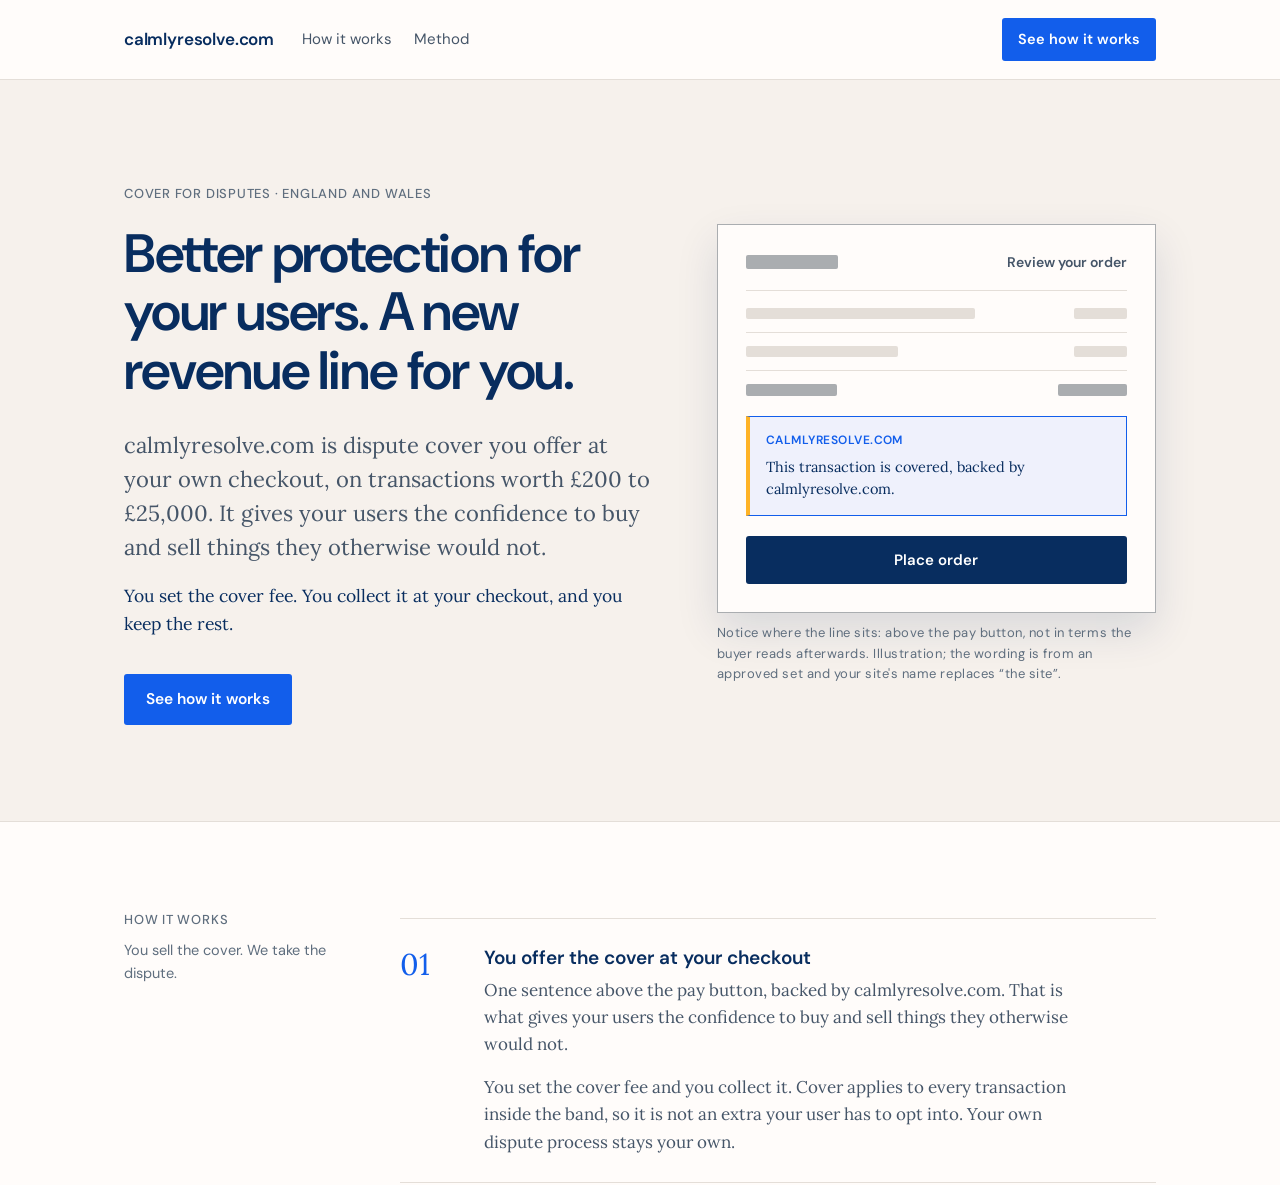
<file: pricing/index.html>
<!DOCTYPE html>
<html lang="en">
<head>
  <meta charset="UTF-8">
  <meta name="viewport" content="width=device-width, initial-scale=1.0">
  <title>Pricing — calmlyresolve.com</title>
  <meta name="robots" content="noindex">
  <meta http-equiv="refresh" content="0; url=/">
  <link rel="canonical" href="https://calmlyresolve.com/">
  <style>body{font-family:system-ui,sans-serif;padding:40px 24px;color:#082d5f;background:#f6f1ec}a{color:#125eeb}</style>
</head>
<body>
  <p>What it costs has moved. Everything about the product is now on one page: <a href="/">calmlyresolve.com</a>.</p>
</body>
</html>
</file>
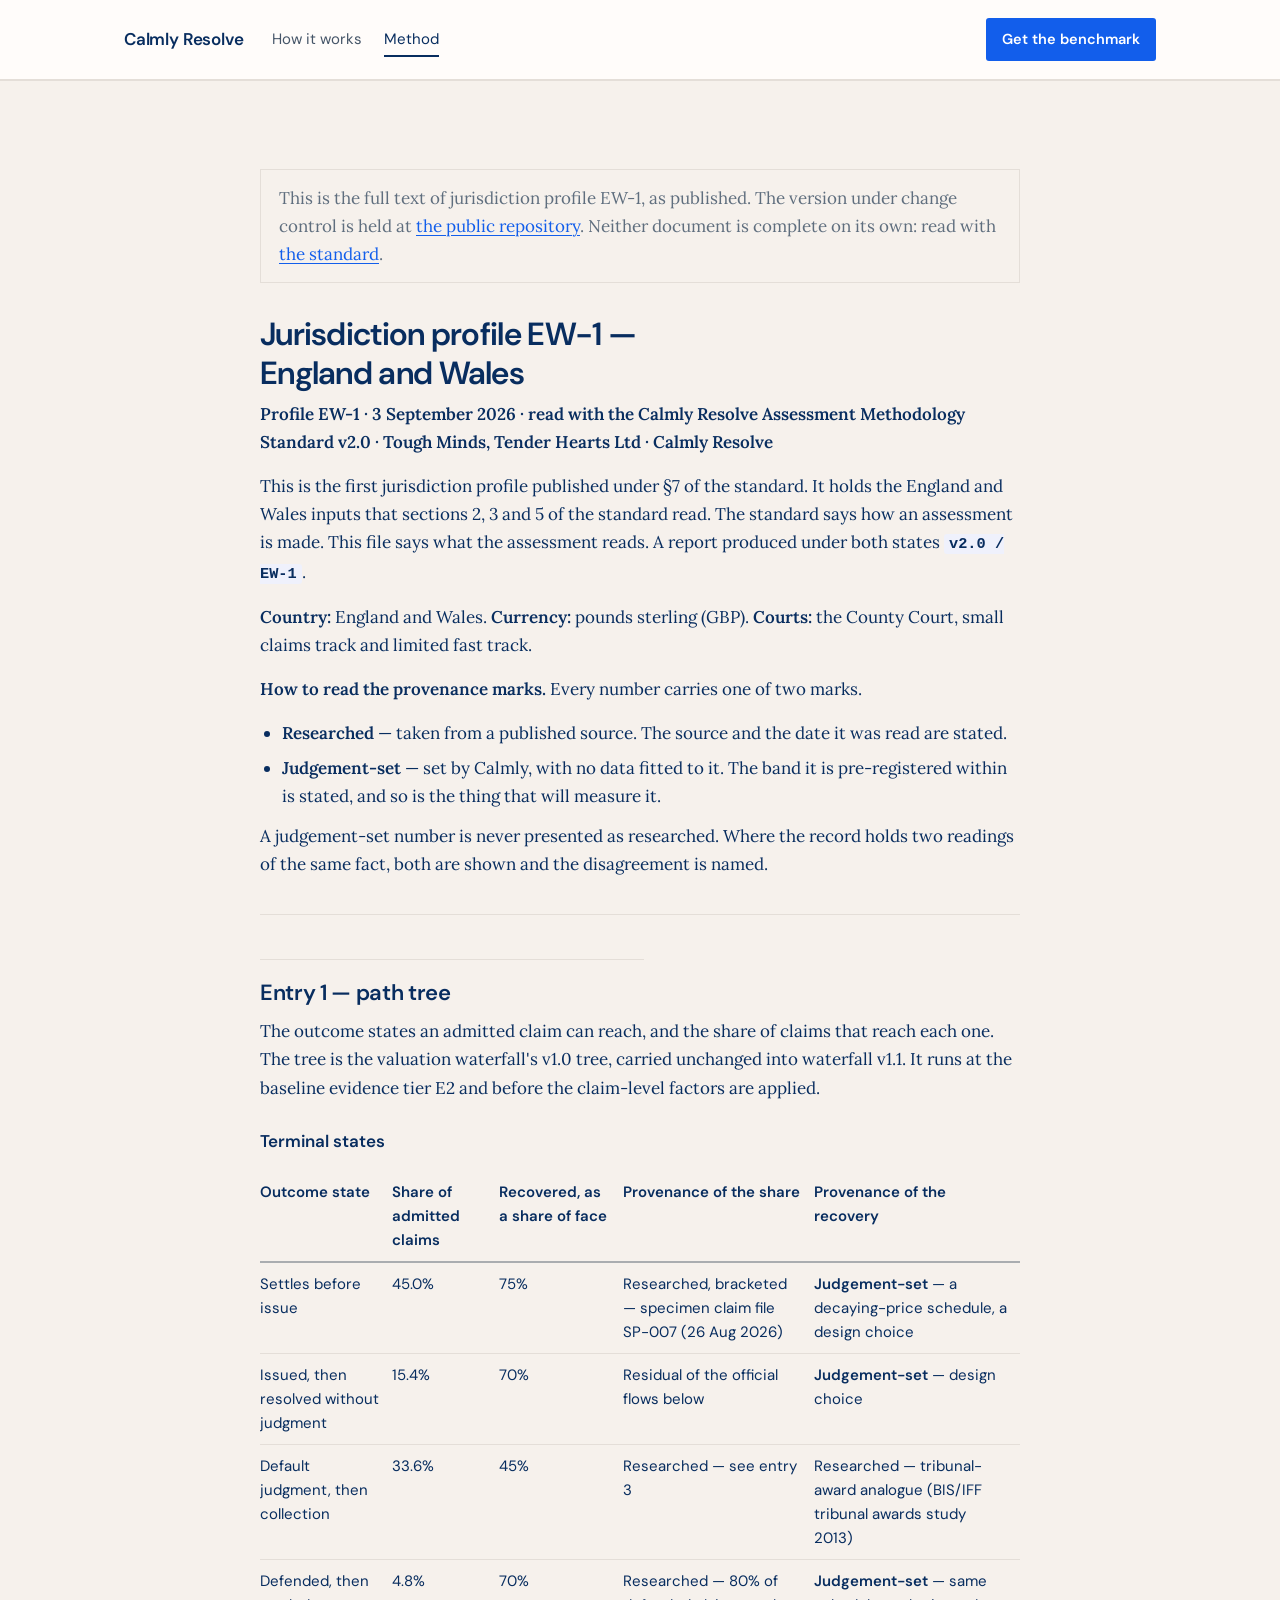
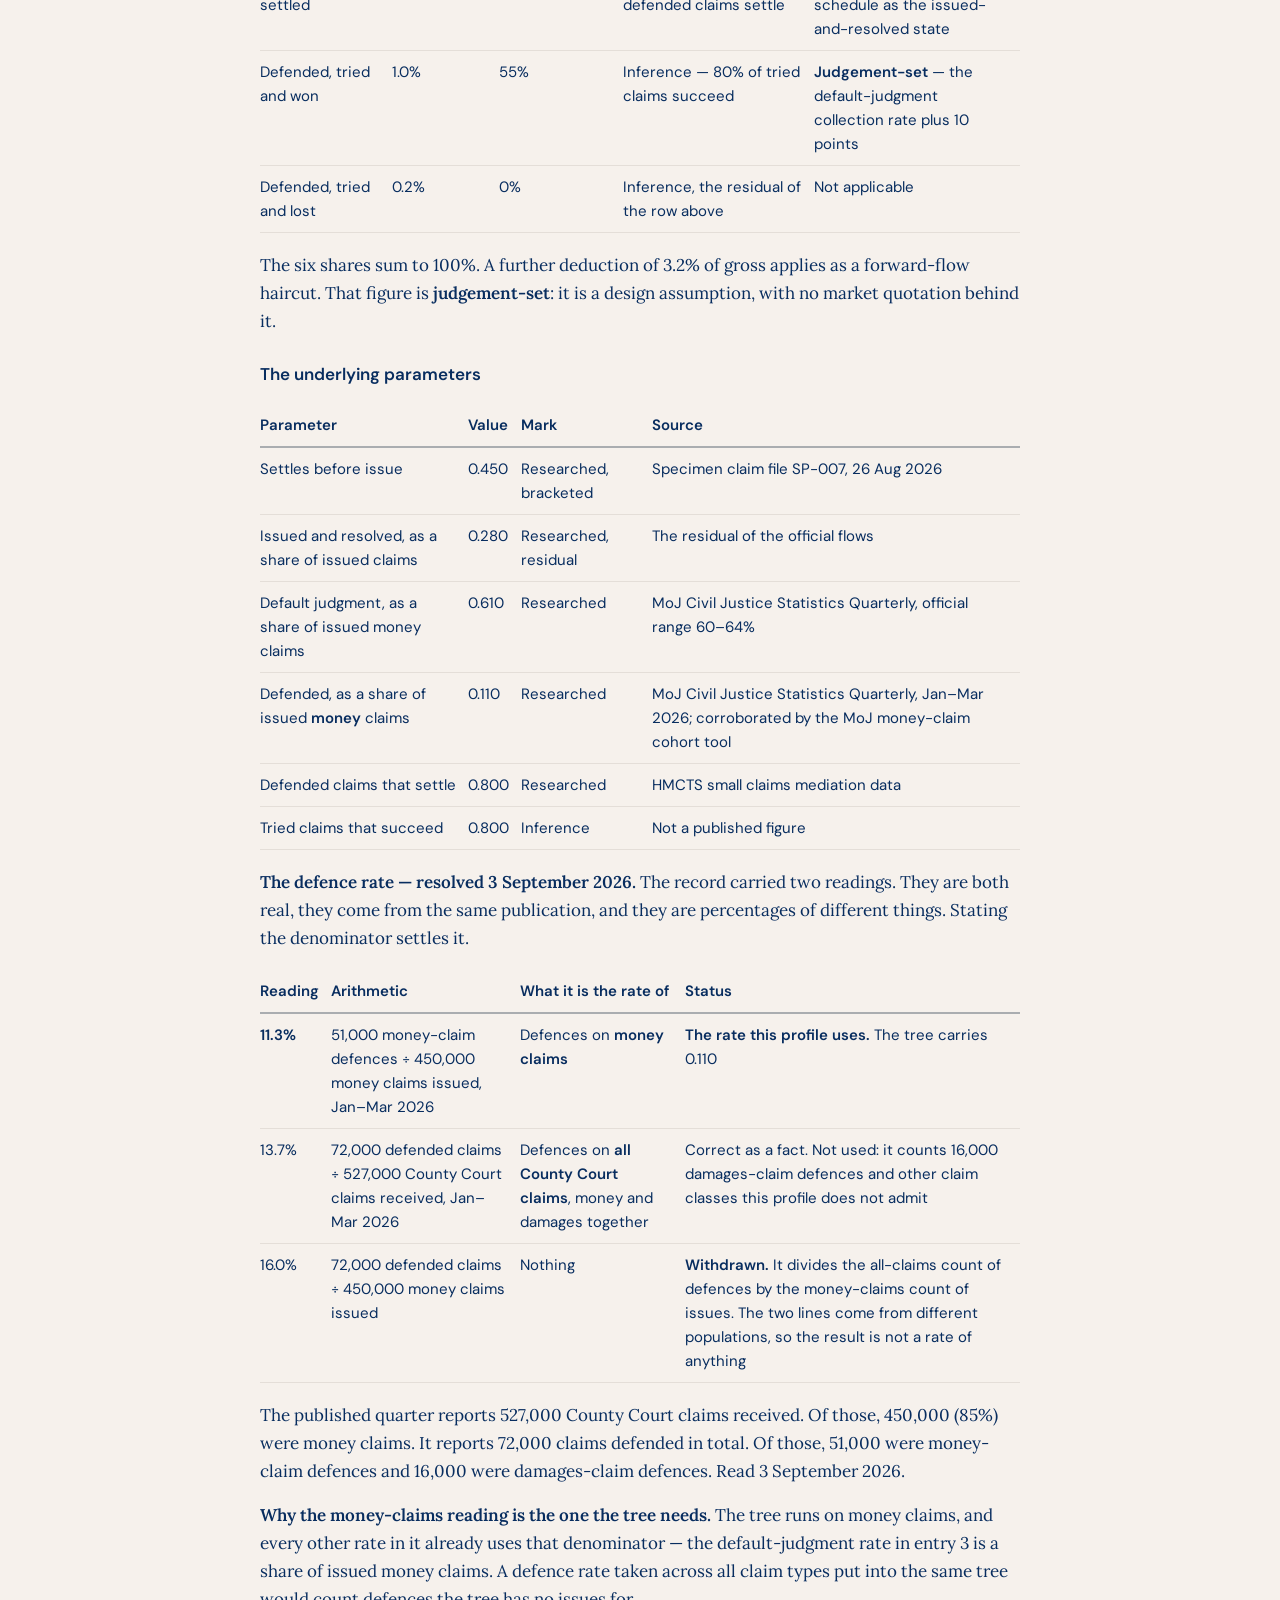
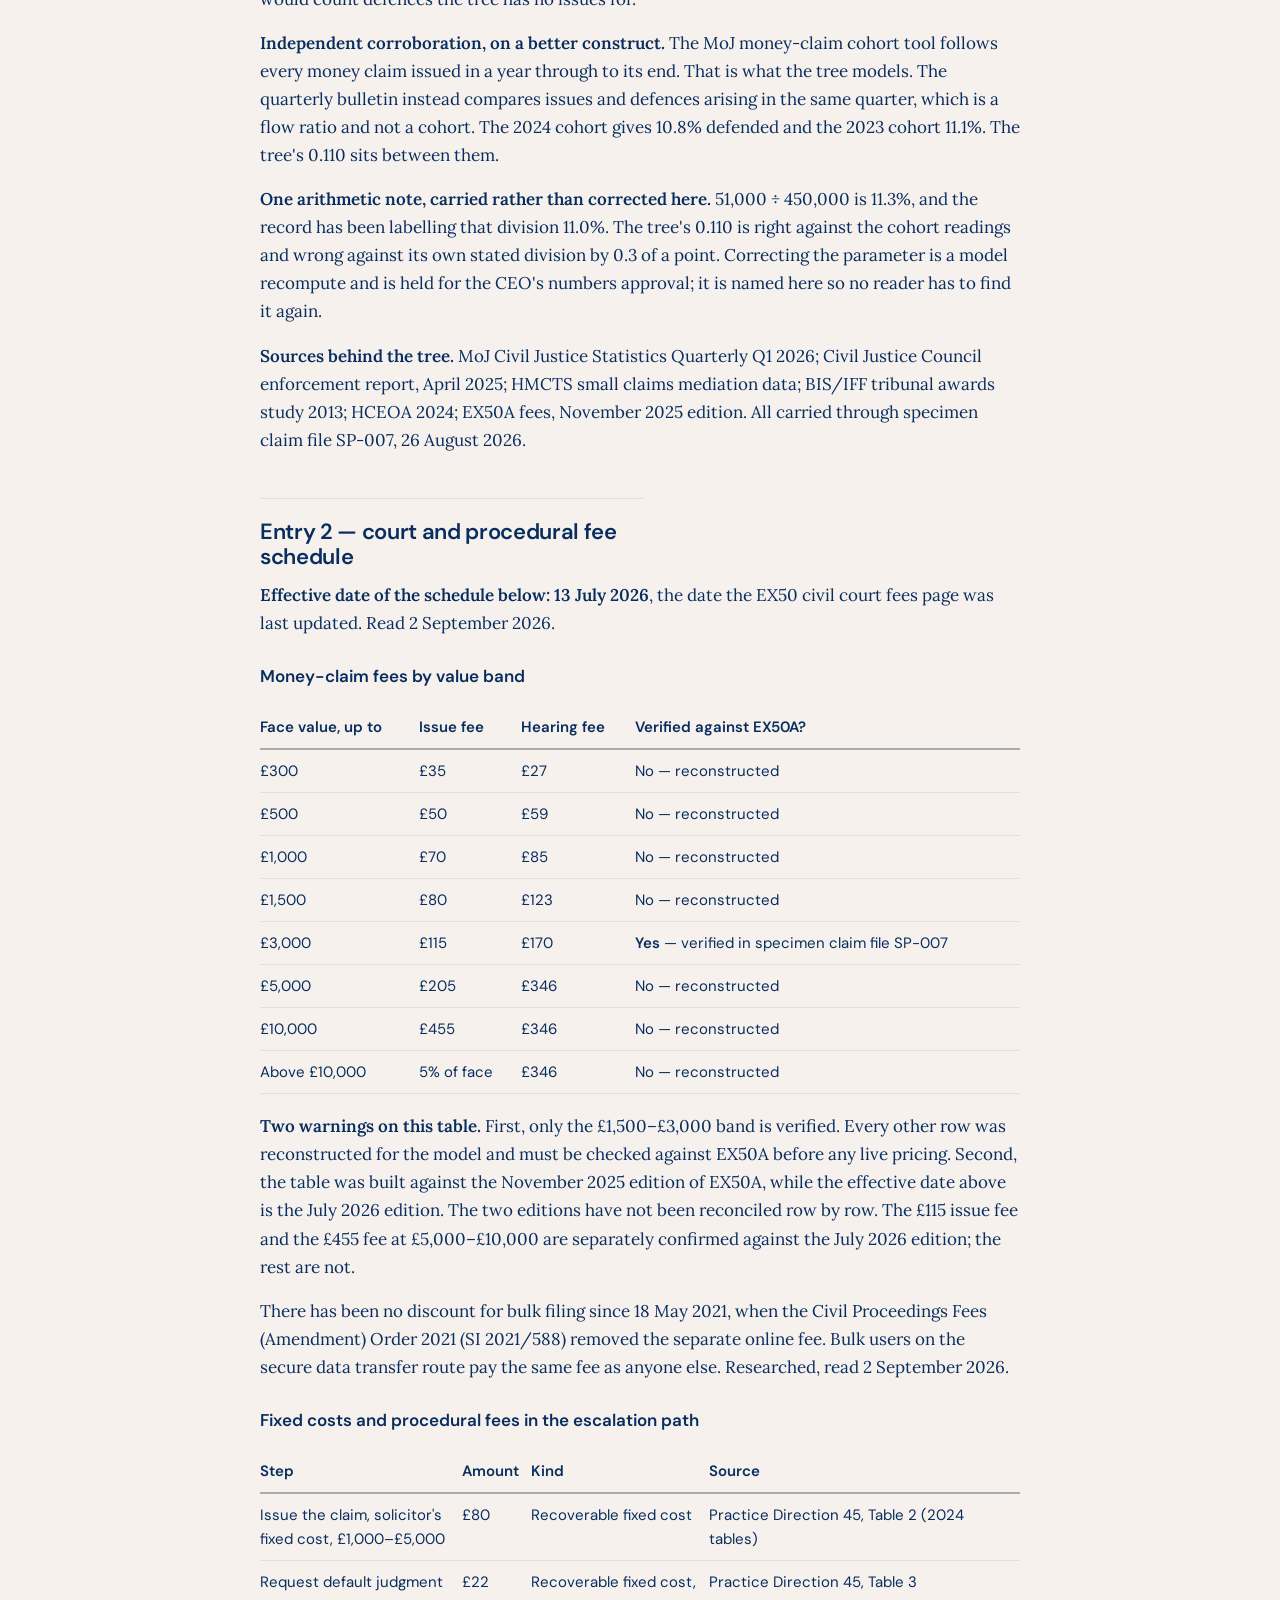
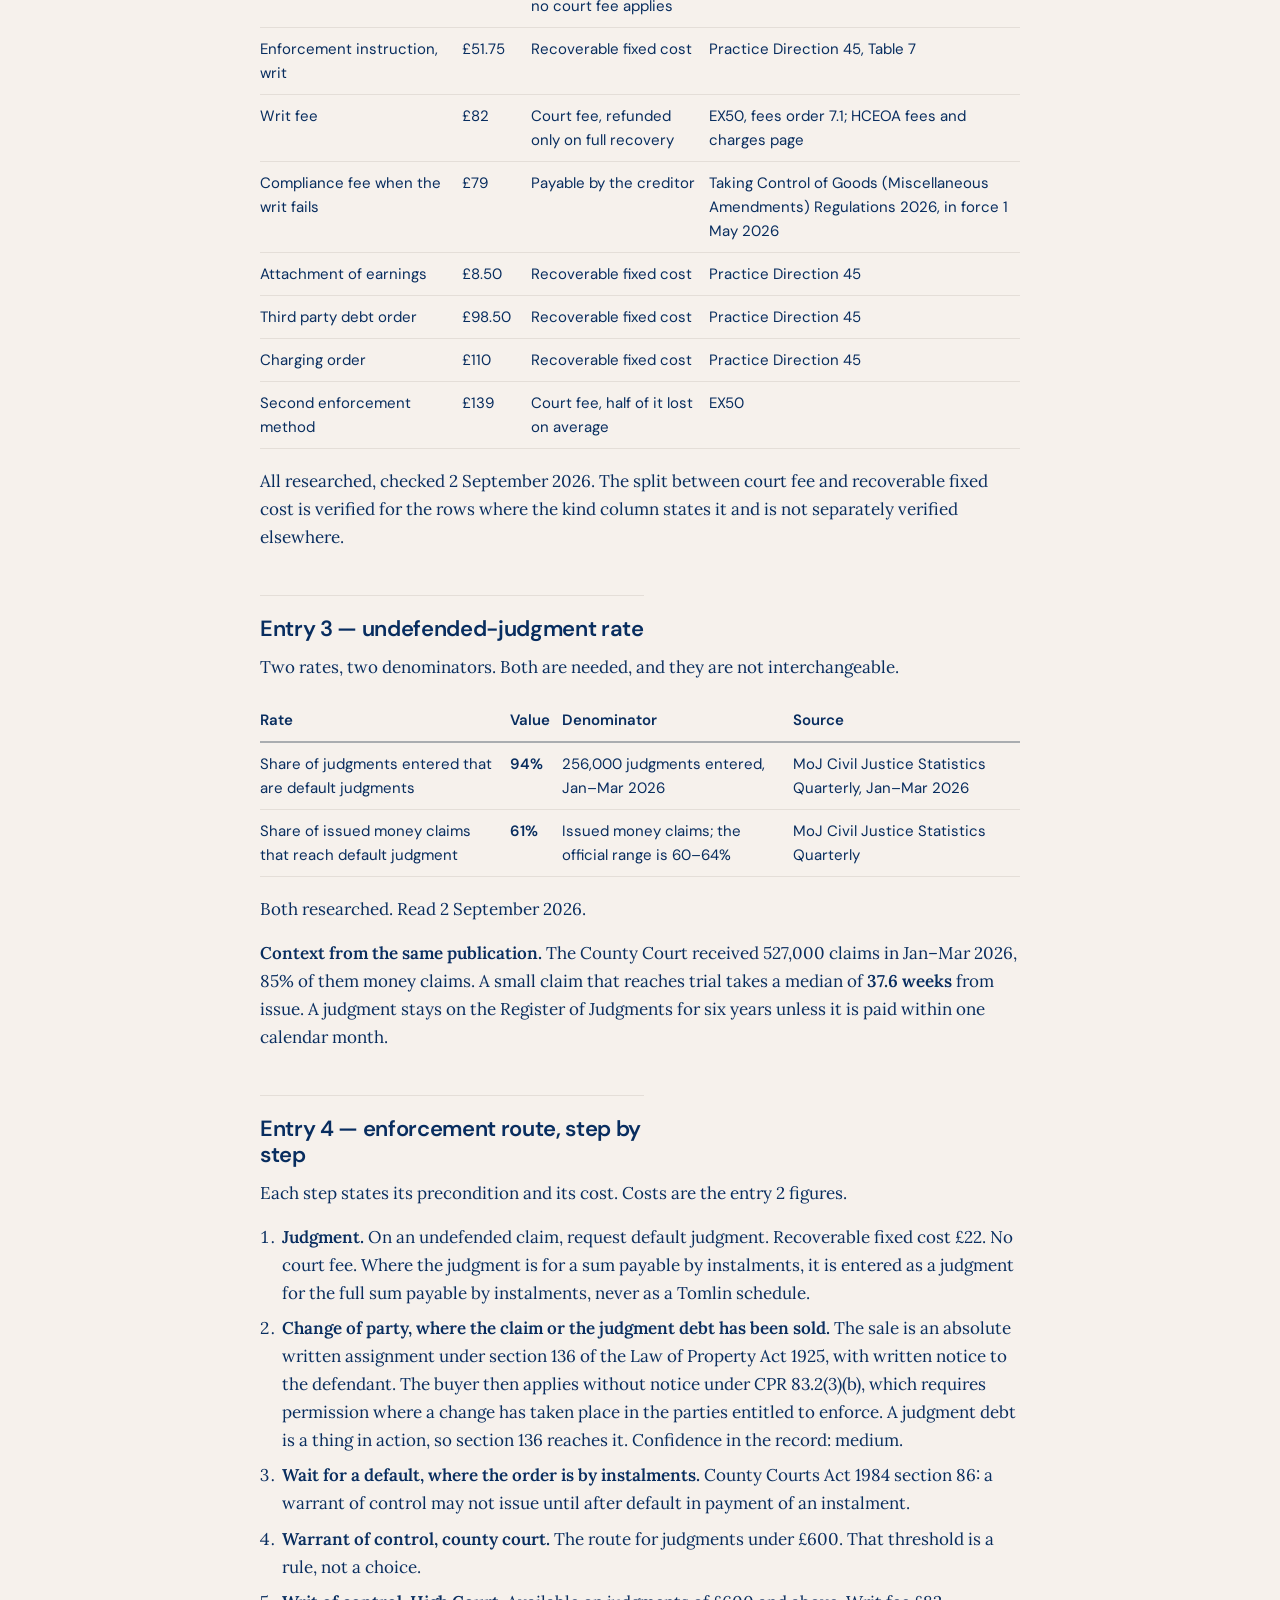
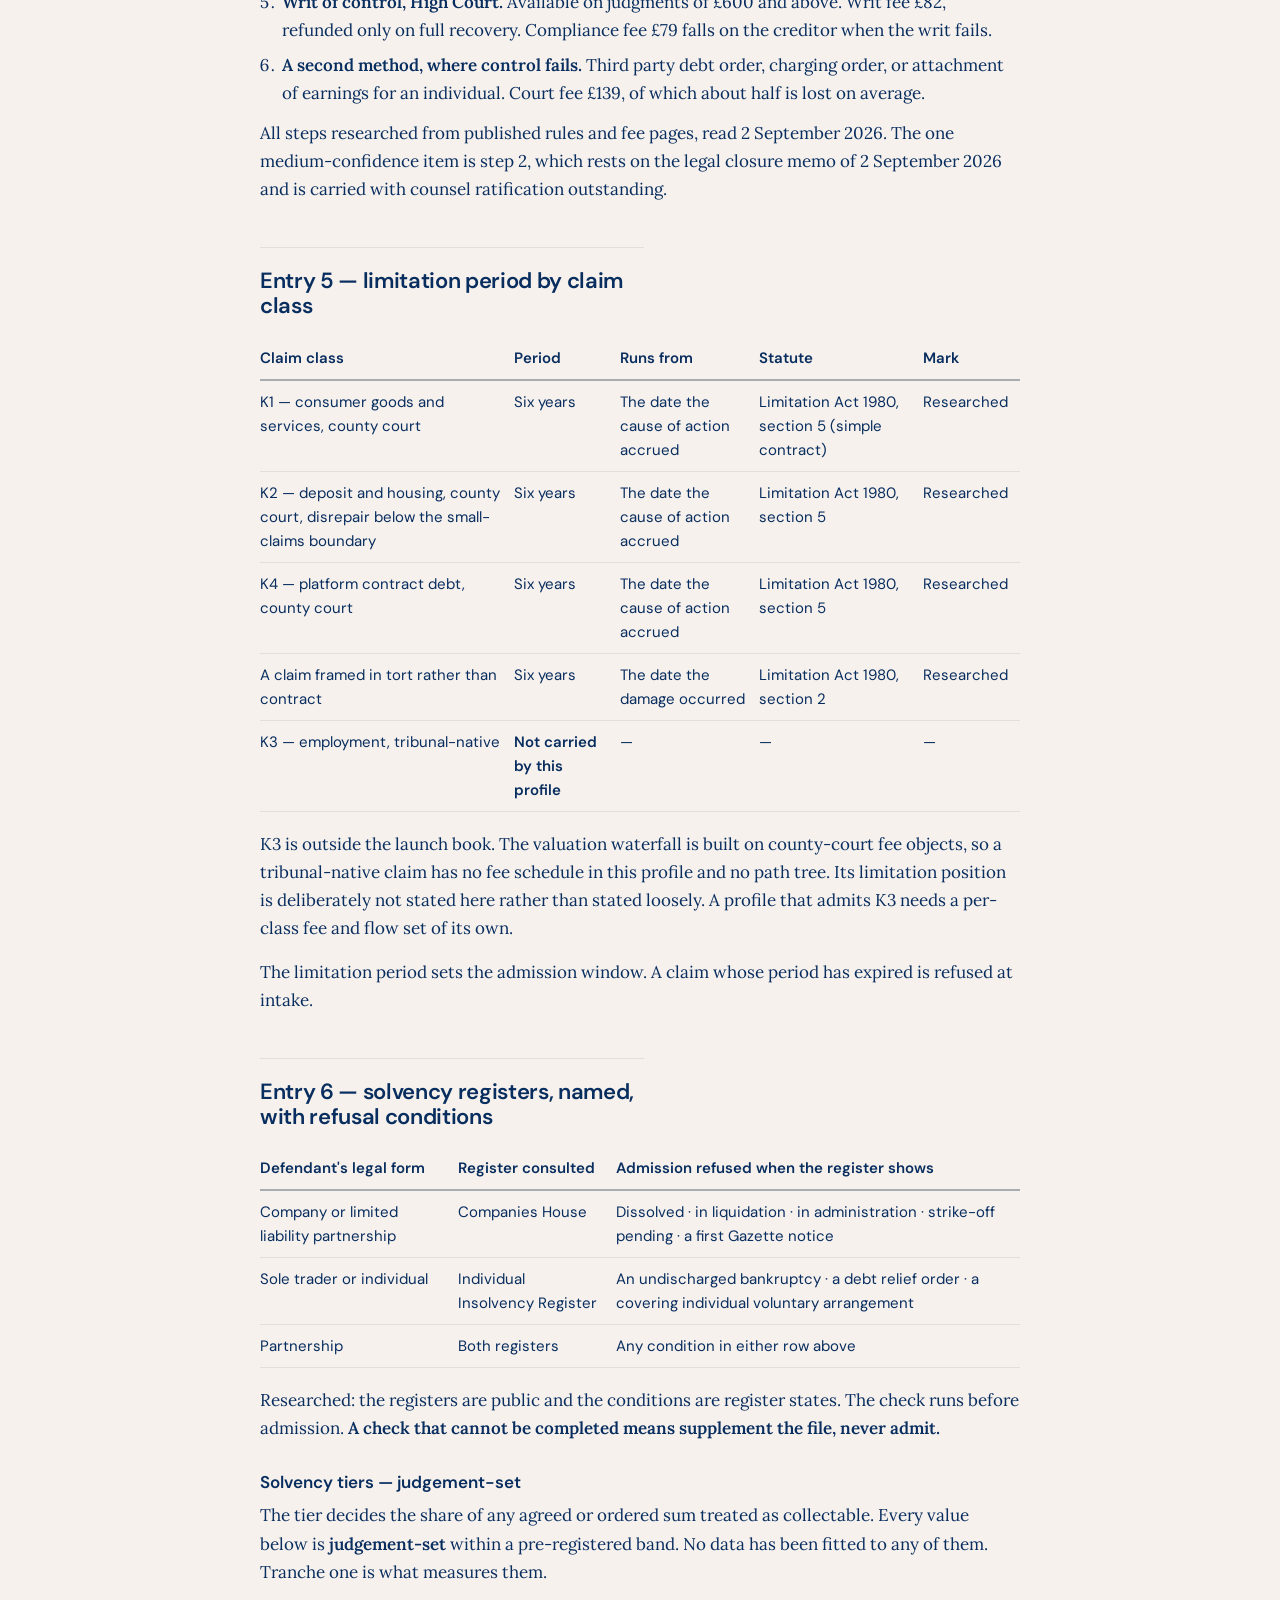
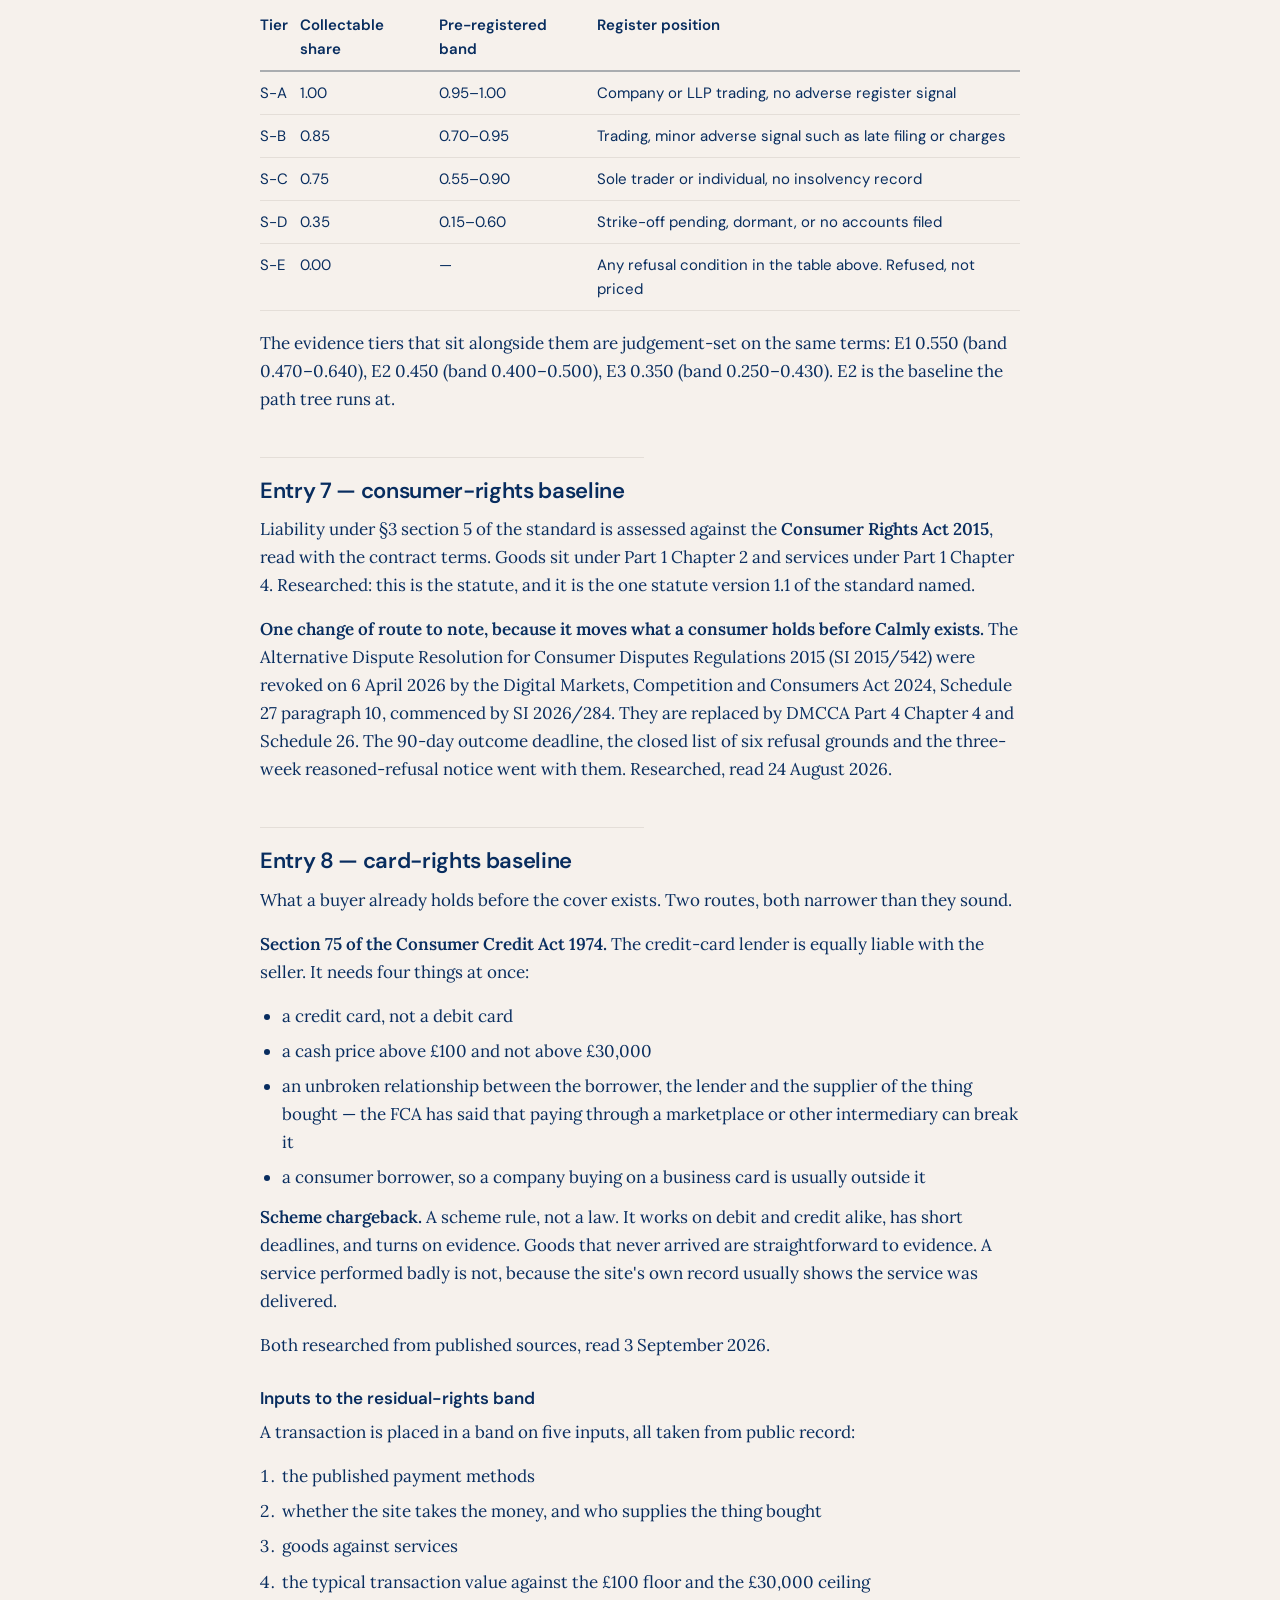
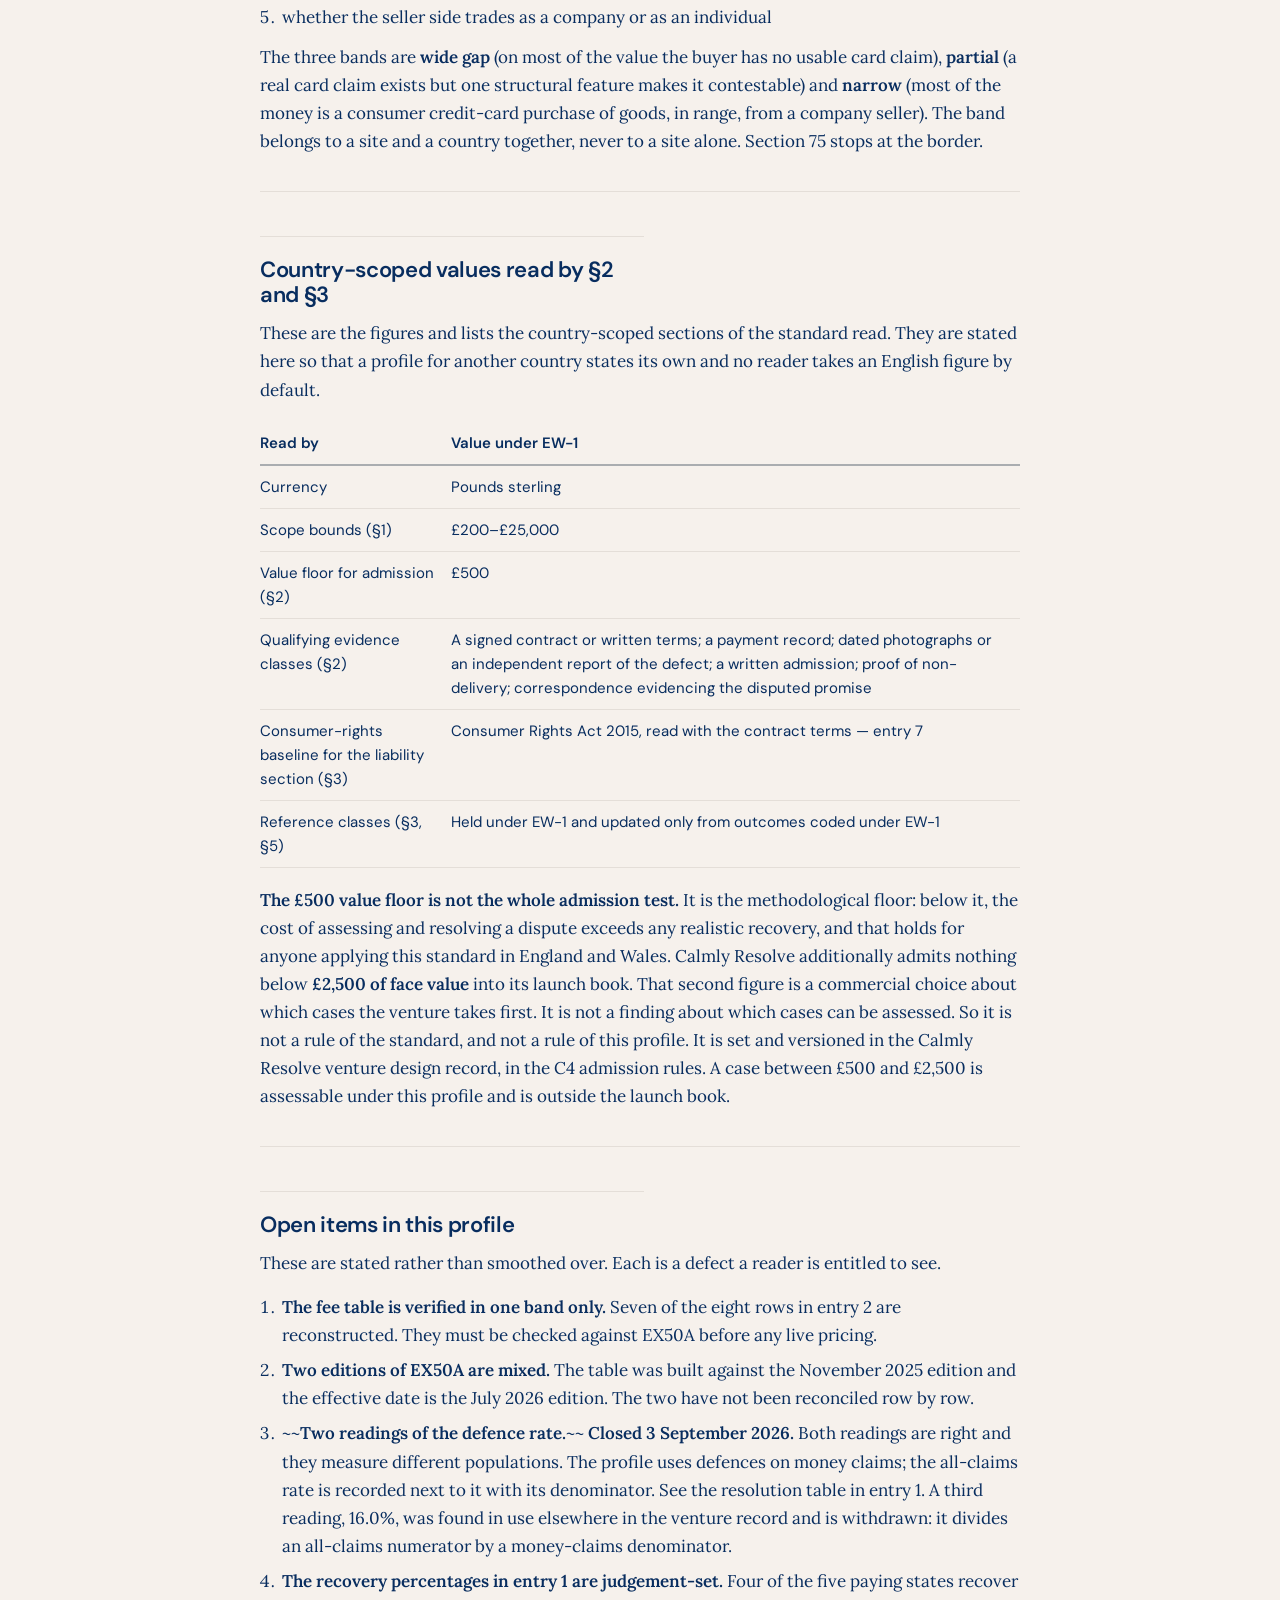
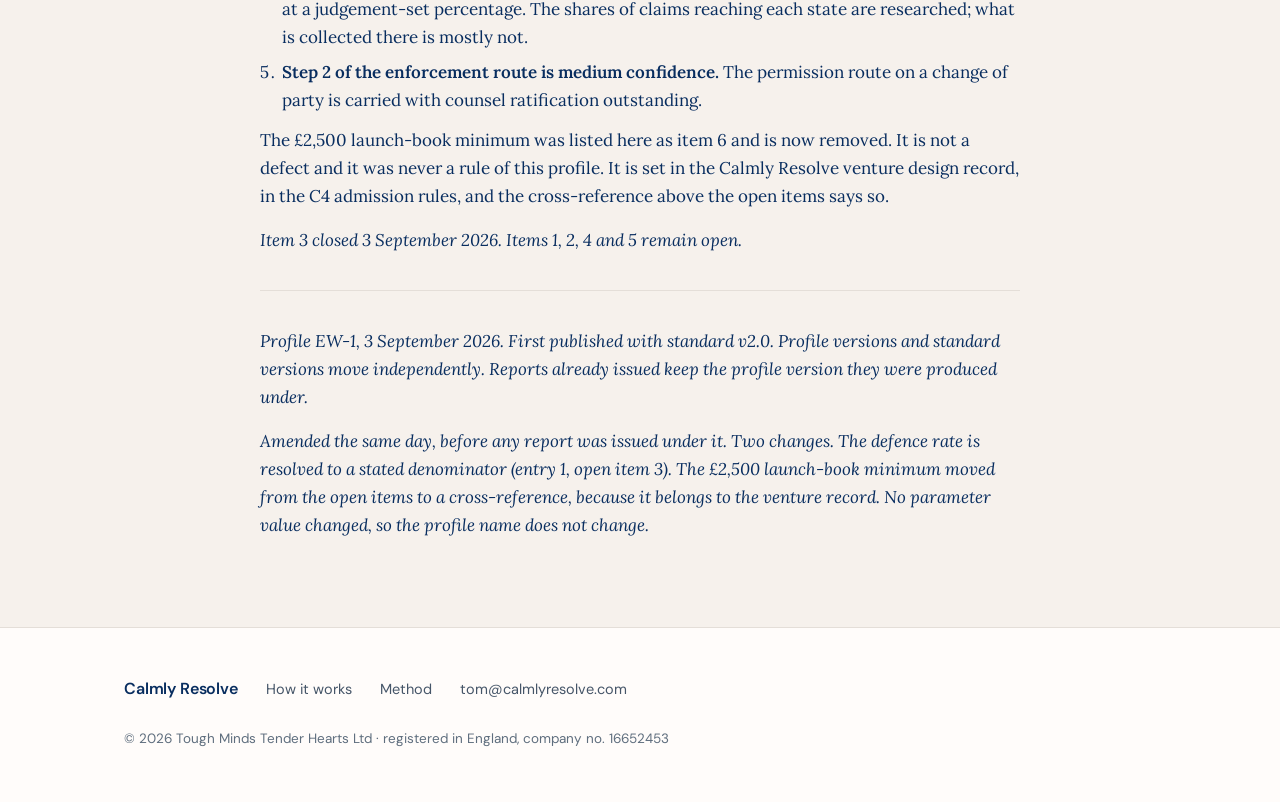
<file: method/profile-ew-1/index.html>
<!DOCTYPE html>
<html lang="en">
<head>
  <meta charset="UTF-8">
  <meta name="viewport" content="width=device-width, initial-scale=1.0">
  <title>Jurisdiction profile EW-1 — England and Wales — Calmly Resolve</title>
  <meta name="description" content="The England and Wales jurisdiction profile. Supplies the country-specific inputs the standard reads.">
  <link rel="canonical" href="https://calmlyresolve.com/method/profile-ew-1/">
  <link rel="preconnect" href="https://fonts.googleapis.com">
  <link rel="preconnect" href="https://fonts.gstatic.com" crossorigin>
  <link href="https://fonts.googleapis.com/css2?family=DM+Sans:wght@400;500;600&family=Lora:wght@400;600&display=swap" rel="stylesheet">
  <link rel="stylesheet" href="/assets/site.css">
  <style>
    .doc{max-width:760px;margin:0 auto}
    .doc h1{font-size:32px;line-height:1.2;margin:0 0 8px}
    .doc h2{font-size:22px;margin:44px 0 12px;padding-top:20px;border-top:1px solid var(--border)}
    .doc h3{font-size:17px;margin:28px 0 8px}
    .doc p,.doc li{font-family:var(--font-body);font-size:17px;line-height:1.65}
    .doc ul,.doc ol{padding-left:1.4rem;margin:12px 0}
    .doc li{margin:7px 0}
    .doc blockquote{border-left:3px solid var(--accent);background:var(--accent-light);margin:18px 0;padding:14px 18px}
    .doc blockquote p{margin:0}
    .doc code{font-family:ui-monospace,SFMono-Regular,Menlo,monospace;font-size:.9em;background:var(--accent-light);padding:1px 5px;border-radius:3px}
    .doc hr{border:0;border-top:1px solid var(--border);margin:36px 0}
    .tbl{overflow-x:auto;margin:18px 0}
    .doc table{border-collapse:collapse;width:100%;font-family:var(--font-ui);font-size:15px}
    .doc th{text-align:left;font-weight:600;border-bottom:2px solid var(--border-strong);padding:9px 12px 9px 0;vertical-align:top}
    .doc td{border-bottom:1px solid var(--border);padding:9px 12px 9px 0;vertical-align:top}
    .srcnote{font-family:var(--font-ui);font-size:14px;color:var(--text-muted);border:1px solid var(--border);padding:14px 18px;margin:0 0 32px}
    .srcnote a{color:var(--accent)}
  </style>
</head>
<body>
  <header class="site-head"><div class="wrap">
    <a class="mark" href="/">Calmly Resolve</a>
    <nav aria-label="Main">
      <a href="/#how">How it works</a>
      <a href="/method/" aria-current="page">Method</a>
    </nav>
    <a class="btn" href="mailto:tom@calmlyresolve.com?subject=Benchmark">Get the benchmark</a>
  </div></header>

  <main><section class="band"><div class="wrap"><div class="doc">
    <p class="srcnote">This is the full text of jurisdiction profile EW-1, as published. The version under change control is held at <a href="https://github.com/tmth-studio/methods/blob/main/profiles/EW-1.md">the public repository</a>. Neither document is complete on its own: read with <a href="/method/standard/">the standard</a>.</p>
<h1>Jurisdiction profile EW-1 — England and Wales</h1>
<p><strong>Profile EW-1 · 3 September 2026 · read with the Calmly Resolve Assessment Methodology Standard v2.0 · Tough Minds, Tender Hearts Ltd · Calmly Resolve</strong></p>
<p>This is the first jurisdiction profile published under §7 of the standard. It holds the England and Wales inputs that sections 2, 3 and 5 of the standard read. The standard says how an assessment is made. This file says what the assessment reads. A report produced under both states <strong><code>v2.0 / EW-1</code></strong>.</p>
<p><strong>Country:</strong> England and Wales. <strong>Currency:</strong> pounds sterling (GBP). <strong>Courts:</strong> the County Court, small claims track and limited fast track.</p>
<p><strong>How to read the provenance marks.</strong> Every number carries one of two marks.</p>
<ul>
<li><strong>Researched</strong> — taken from a published source. The source and the date it was read are stated.</li>
<li><strong>Judgement-set</strong> — set by Calmly, with no data fitted to it. The band it is pre-registered within is stated, and so is the thing that will measure it.</li>
</ul>
<p>A judgement-set number is never presented as researched. Where the record holds two readings of the same fact, both are shown and the disagreement is named.</p>
<hr>
<h2>Entry 1 — path tree</h2>
<p>The outcome states an admitted claim can reach, and the share of claims that reach each one. The tree is the valuation waterfall&#x27;s v1.0 tree, carried unchanged into waterfall v1.1. It runs at the baseline evidence tier E2 and before the claim-level factors are applied.</p>
<h3>Terminal states</h3>
<div class="tbl"><table><thead><tr><th>Outcome state</th><th>Share of admitted claims</th><th>Recovered, as a share of face</th><th>Provenance of the share</th><th>Provenance of the recovery</th></tr></thead><tbody>
<tr><td>Settles before issue</td><td>45.0%</td><td>75%</td><td>Researched, bracketed — specimen claim file SP-007 (26 Aug 2026)</td><td><strong>Judgement-set</strong> — a decaying-price schedule, a design choice</td></tr>
<tr><td>Issued, then resolved without judgment</td><td>15.4%</td><td>70%</td><td>Residual of the official flows below</td><td><strong>Judgement-set</strong> — design choice</td></tr>
<tr><td>Default judgment, then collection</td><td>33.6%</td><td>45%</td><td>Researched — see entry 3</td><td>Researched — tribunal-award analogue (BIS/IFF tribunal awards study 2013)</td></tr>
<tr><td>Defended, then settled</td><td>4.8%</td><td>70%</td><td>Researched — 80% of defended claims settle</td><td><strong>Judgement-set</strong> — same schedule as the issued-and-resolved state</td></tr>
<tr><td>Defended, tried and won</td><td>1.0%</td><td>55%</td><td>Inference — 80% of tried claims succeed</td><td><strong>Judgement-set</strong> — the default-judgment collection rate plus 10 points</td></tr>
<tr><td>Defended, tried and lost</td><td>0.2%</td><td>0%</td><td>Inference, the residual of the row above</td><td>Not applicable</td></tr>
</tbody></table></div>
<p>The six shares sum to 100%. A further deduction of 3.2% of gross applies as a forward-flow haircut. That figure is <strong>judgement-set</strong>: it is a design assumption, with no market quotation behind it.</p>
<h3>The underlying parameters</h3>
<div class="tbl"><table><thead><tr><th>Parameter</th><th>Value</th><th>Mark</th><th>Source</th></tr></thead><tbody>
<tr><td>Settles before issue</td><td>0.450</td><td>Researched, bracketed</td><td>Specimen claim file SP-007, 26 Aug 2026</td></tr>
<tr><td>Issued and resolved, as a share of issued claims</td><td>0.280</td><td>Researched, residual</td><td>The residual of the official flows</td></tr>
<tr><td>Default judgment, as a share of issued money claims</td><td>0.610</td><td>Researched</td><td>MoJ Civil Justice Statistics Quarterly, official range 60–64%</td></tr>
<tr><td>Defended, as a share of issued <strong>money</strong> claims</td><td>0.110</td><td>Researched</td><td>MoJ Civil Justice Statistics Quarterly, Jan–Mar 2026; corroborated by the MoJ money-claim cohort tool</td></tr>
<tr><td>Defended claims that settle</td><td>0.800</td><td>Researched</td><td>HMCTS small claims mediation data</td></tr>
<tr><td>Tried claims that succeed</td><td>0.800</td><td>Inference</td><td>Not a published figure</td></tr>
</tbody></table></div>
<p><strong>The defence rate — resolved 3 September 2026.</strong> The record carried two readings. They are both real, they come from the same publication, and they are percentages of different things. Stating the denominator settles it.</p>
<div class="tbl"><table><thead><tr><th>Reading</th><th>Arithmetic</th><th>What it is the rate of</th><th>Status</th></tr></thead><tbody>
<tr><td><strong>11.3%</strong></td><td>51,000 money-claim defences ÷ 450,000 money claims issued, Jan–Mar 2026</td><td>Defences on <strong>money claims</strong></td><td><strong>The rate this profile uses.</strong> The tree carries 0.110</td></tr>
<tr><td>13.7%</td><td>72,000 defended claims ÷ 527,000 County Court claims received, Jan–Mar 2026</td><td>Defences on <strong>all County Court claims</strong>, money and damages together</td><td>Correct as a fact. Not used: it counts 16,000 damages-claim defences and other claim classes this profile does not admit</td></tr>
<tr><td>16.0%</td><td>72,000 defended claims ÷ 450,000 money claims issued</td><td>Nothing</td><td><strong>Withdrawn.</strong> It divides the all-claims count of defences by the money-claims count of issues. The two lines come from different populations, so the result is not a rate of anything</td></tr>
</tbody></table></div>
<p>The published quarter reports 527,000 County Court claims received. Of those, 450,000 (85%) were money claims. It reports 72,000 claims defended in total. Of those, 51,000 were money-claim defences and 16,000 were damages-claim defences. Read 3 September 2026.</p>
<p><strong>Why the money-claims reading is the one the tree needs.</strong> The tree runs on money claims, and every other rate in it already uses that denominator — the default-judgment rate in entry 3 is a share of issued money claims. A defence rate taken across all claim types put into the same tree would count defences the tree has no issues for.</p>
<p><strong>Independent corroboration, on a better construct.</strong> The MoJ money-claim cohort tool follows every money claim issued in a year through to its end. That is what the tree models. The quarterly bulletin instead compares issues and defences arising in the same quarter, which is a flow ratio and not a cohort. The 2024 cohort gives 10.8% defended and the 2023 cohort 11.1%. The tree&#x27;s 0.110 sits between them.</p>
<p><strong>One arithmetic note, carried rather than corrected here.</strong> 51,000 ÷ 450,000 is 11.3%, and the record has been labelling that division 11.0%. The tree&#x27;s 0.110 is right against the cohort readings and wrong against its own stated division by 0.3 of a point. Correcting the parameter is a model recompute and is held for the CEO&#x27;s numbers approval; it is named here so no reader has to find it again.</p>
<p><strong>Sources behind the tree.</strong> MoJ Civil Justice Statistics Quarterly Q1 2026; Civil Justice Council enforcement report, April 2025; HMCTS small claims mediation data; BIS/IFF tribunal awards study 2013; HCEOA 2024; EX50A fees, November 2025 edition. All carried through specimen claim file SP-007, 26 August 2026.</p>
<h2>Entry 2 — court and procedural fee schedule</h2>
<p><strong>Effective date of the schedule below: 13 July 2026</strong>, the date the EX50 civil court fees page was last updated. Read 2 September 2026.</p>
<h3>Money-claim fees by value band</h3>
<div class="tbl"><table><thead><tr><th>Face value, up to</th><th>Issue fee</th><th>Hearing fee</th><th>Verified against EX50A?</th></tr></thead><tbody>
<tr><td>£300</td><td>£35</td><td>£27</td><td>No — reconstructed</td></tr>
<tr><td>£500</td><td>£50</td><td>£59</td><td>No — reconstructed</td></tr>
<tr><td>£1,000</td><td>£70</td><td>£85</td><td>No — reconstructed</td></tr>
<tr><td>£1,500</td><td>£80</td><td>£123</td><td>No — reconstructed</td></tr>
<tr><td>£3,000</td><td>£115</td><td>£170</td><td><strong>Yes</strong> — verified in specimen claim file SP-007</td></tr>
<tr><td>£5,000</td><td>£205</td><td>£346</td><td>No — reconstructed</td></tr>
<tr><td>£10,000</td><td>£455</td><td>£346</td><td>No — reconstructed</td></tr>
<tr><td>Above £10,000</td><td>5% of face</td><td>£346</td><td>No — reconstructed</td></tr>
</tbody></table></div>
<p><strong>Two warnings on this table.</strong> First, only the £1,500–£3,000 band is verified. Every other row was reconstructed for the model and must be checked against EX50A before any live pricing. Second, the table was built against the November 2025 edition of EX50A, while the effective date above is the July 2026 edition. The two editions have not been reconciled row by row. The £115 issue fee and the £455 fee at £5,000–£10,000 are separately confirmed against the July 2026 edition; the rest are not.</p>
<p>There has been no discount for bulk filing since 18 May 2021, when the Civil Proceedings Fees (Amendment) Order 2021 (SI 2021/588) removed the separate online fee. Bulk users on the secure data transfer route pay the same fee as anyone else. Researched, read 2 September 2026.</p>
<h3>Fixed costs and procedural fees in the escalation path</h3>
<div class="tbl"><table><thead><tr><th>Step</th><th>Amount</th><th>Kind</th><th>Source</th></tr></thead><tbody>
<tr><td>Issue the claim, solicitor&#x27;s fixed cost, £1,000–£5,000</td><td>£80</td><td>Recoverable fixed cost</td><td>Practice Direction 45, Table 2 (2024 tables)</td></tr>
<tr><td>Request default judgment</td><td>£22</td><td>Recoverable fixed cost, no court fee applies</td><td>Practice Direction 45, Table 3</td></tr>
<tr><td>Enforcement instruction, writ</td><td>£51.75</td><td>Recoverable fixed cost</td><td>Practice Direction 45, Table 7</td></tr>
<tr><td>Writ fee</td><td>£82</td><td>Court fee, refunded only on full recovery</td><td>EX50, fees order 7.1; HCEOA fees and charges page</td></tr>
<tr><td>Compliance fee when the writ fails</td><td>£79</td><td>Payable by the creditor</td><td>Taking Control of Goods (Miscellaneous Amendments) Regulations 2026, in force 1 May 2026</td></tr>
<tr><td>Attachment of earnings</td><td>£8.50</td><td>Recoverable fixed cost</td><td>Practice Direction 45</td></tr>
<tr><td>Third party debt order</td><td>£98.50</td><td>Recoverable fixed cost</td><td>Practice Direction 45</td></tr>
<tr><td>Charging order</td><td>£110</td><td>Recoverable fixed cost</td><td>Practice Direction 45</td></tr>
<tr><td>Second enforcement method</td><td>£139</td><td>Court fee, half of it lost on average</td><td>EX50</td></tr>
</tbody></table></div>
<p>All researched, checked 2 September 2026. The split between court fee and recoverable fixed cost is verified for the rows where the kind column states it and is not separately verified elsewhere.</p>
<h2>Entry 3 — undefended-judgment rate</h2>
<p>Two rates, two denominators. Both are needed, and they are not interchangeable.</p>
<div class="tbl"><table><thead><tr><th>Rate</th><th>Value</th><th>Denominator</th><th>Source</th></tr></thead><tbody>
<tr><td>Share of judgments entered that are default judgments</td><td><strong>94%</strong></td><td>256,000 judgments entered, Jan–Mar 2026</td><td>MoJ Civil Justice Statistics Quarterly, Jan–Mar 2026</td></tr>
<tr><td>Share of issued money claims that reach default judgment</td><td><strong>61%</strong></td><td>Issued money claims; the official range is 60–64%</td><td>MoJ Civil Justice Statistics Quarterly</td></tr>
</tbody></table></div>
<p>Both researched. Read 2 September 2026.</p>
<p><strong>Context from the same publication.</strong> The County Court received 527,000 claims in Jan–Mar 2026, 85% of them money claims. A small claim that reaches trial takes a median of <strong>37.6 weeks</strong> from issue. A judgment stays on the Register of Judgments for six years unless it is paid within one calendar month.</p>
<h2>Entry 4 — enforcement route, step by step</h2>
<p>Each step states its precondition and its cost. Costs are the entry 2 figures.</p>
<ol>
<li><strong>Judgment.</strong> On an undefended claim, request default judgment. Recoverable fixed cost £22. No court fee. Where the judgment is for a sum payable by instalments, it is entered as a judgment for the full sum payable by instalments, never as a Tomlin schedule.</li>
<li><strong>Change of party, where the claim or the judgment debt has been sold.</strong> The sale is an absolute written assignment under section 136 of the Law of Property Act 1925, with written notice to the defendant. The buyer then applies without notice under CPR 83.2(3)(b), which requires permission where a change has taken place in the parties entitled to enforce. A judgment debt is a thing in action, so section 136 reaches it. Confidence in the record: medium.</li>
<li><strong>Wait for a default, where the order is by instalments.</strong> County Courts Act 1984 section 86: a warrant of control may not issue until after default in payment of an instalment.</li>
<li><strong>Warrant of control, county court.</strong> The route for judgments under £600. That threshold is a rule, not a choice.</li>
<li><strong>Writ of control, High Court.</strong> Available on judgments of £600 and above. Writ fee £82, refunded only on full recovery. Compliance fee £79 falls on the creditor when the writ fails.</li>
<li><strong>A second method, where control fails.</strong> Third party debt order, charging order, or attachment of earnings for an individual. Court fee £139, of which about half is lost on average.</li>
</ol>
<p>All steps researched from published rules and fee pages, read 2 September 2026. The one medium-confidence item is step 2, which rests on the legal closure memo of 2 September 2026 and is carried with counsel ratification outstanding.</p>
<h2>Entry 5 — limitation period by claim class</h2>
<div class="tbl"><table><thead><tr><th>Claim class</th><th>Period</th><th>Runs from</th><th>Statute</th><th>Mark</th></tr></thead><tbody>
<tr><td>K1 — consumer goods and services, county court</td><td>Six years</td><td>The date the cause of action accrued</td><td>Limitation Act 1980, section 5 (simple contract)</td><td>Researched</td></tr>
<tr><td>K2 — deposit and housing, county court, disrepair below the small-claims boundary</td><td>Six years</td><td>The date the cause of action accrued</td><td>Limitation Act 1980, section 5</td><td>Researched</td></tr>
<tr><td>K4 — platform contract debt, county court</td><td>Six years</td><td>The date the cause of action accrued</td><td>Limitation Act 1980, section 5</td><td>Researched</td></tr>
<tr><td>A claim framed in tort rather than contract</td><td>Six years</td><td>The date the damage occurred</td><td>Limitation Act 1980, section 2</td><td>Researched</td></tr>
<tr><td>K3 — employment, tribunal-native</td><td><strong>Not carried by this profile</strong></td><td>—</td><td>—</td><td>—</td></tr>
</tbody></table></div>
<p>K3 is outside the launch book. The valuation waterfall is built on county-court fee objects, so a tribunal-native claim has no fee schedule in this profile and no path tree. Its limitation position is deliberately not stated here rather than stated loosely. A profile that admits K3 needs a per-class fee and flow set of its own.</p>
<p>The limitation period sets the admission window. A claim whose period has expired is refused at intake.</p>
<h2>Entry 6 — solvency registers, named, with refusal conditions</h2>
<div class="tbl"><table><thead><tr><th>Defendant&#x27;s legal form</th><th>Register consulted</th><th>Admission refused when the register shows</th></tr></thead><tbody>
<tr><td>Company or limited liability partnership</td><td>Companies House</td><td>Dissolved · in liquidation · in administration · strike-off pending · a first Gazette notice</td></tr>
<tr><td>Sole trader or individual</td><td>Individual Insolvency Register</td><td>An undischarged bankruptcy · a debt relief order · a covering individual voluntary arrangement</td></tr>
<tr><td>Partnership</td><td>Both registers</td><td>Any condition in either row above</td></tr>
</tbody></table></div>
<p>Researched: the registers are public and the conditions are register states. The check runs before admission. <strong>A check that cannot be completed means supplement the file, never admit.</strong></p>
<h3>Solvency tiers — judgement-set</h3>
<p>The tier decides the share of any agreed or ordered sum treated as collectable. Every value below is <strong>judgement-set</strong> within a pre-registered band. No data has been fitted to any of them. Tranche one is what measures them.</p>
<div class="tbl"><table><thead><tr><th>Tier</th><th>Collectable share</th><th>Pre-registered band</th><th>Register position</th></tr></thead><tbody>
<tr><td>S-A</td><td>1.00</td><td>0.95–1.00</td><td>Company or LLP trading, no adverse register signal</td></tr>
<tr><td>S-B</td><td>0.85</td><td>0.70–0.95</td><td>Trading, minor adverse signal such as late filing or charges</td></tr>
<tr><td>S-C</td><td>0.75</td><td>0.55–0.90</td><td>Sole trader or individual, no insolvency record</td></tr>
<tr><td>S-D</td><td>0.35</td><td>0.15–0.60</td><td>Strike-off pending, dormant, or no accounts filed</td></tr>
<tr><td>S-E</td><td>0.00</td><td>—</td><td>Any refusal condition in the table above. Refused, not priced</td></tr>
</tbody></table></div>
<p>The evidence tiers that sit alongside them are judgement-set on the same terms: E1 0.550 (band 0.470–0.640), E2 0.450 (band 0.400–0.500), E3 0.350 (band 0.250–0.430). E2 is the baseline the path tree runs at.</p>
<h2>Entry 7 — consumer-rights baseline</h2>
<p>Liability under §3 section 5 of the standard is assessed against the <strong>Consumer Rights Act 2015</strong>, read with the contract terms. Goods sit under Part 1 Chapter 2 and services under Part 1 Chapter 4. Researched: this is the statute, and it is the one statute version 1.1 of the standard named.</p>
<p><strong>One change of route to note, because it moves what a consumer holds before Calmly exists.</strong> The Alternative Dispute Resolution for Consumer Disputes Regulations 2015 (SI 2015/542) were revoked on 6 April 2026 by the Digital Markets, Competition and Consumers Act 2024, Schedule 27 paragraph 10, commenced by SI 2026/284. They are replaced by DMCCA Part 4 Chapter 4 and Schedule 26. The 90-day outcome deadline, the closed list of six refusal grounds and the three-week reasoned-refusal notice went with them. Researched, read 24 August 2026.</p>
<h2>Entry 8 — card-rights baseline</h2>
<p>What a buyer already holds before the cover exists. Two routes, both narrower than they sound.</p>
<p><strong>Section 75 of the Consumer Credit Act 1974.</strong> The credit-card lender is equally liable with the seller. It needs four things at once:</p>
<ul>
<li>a credit card, not a debit card</li>
<li>a cash price above £100 and not above £30,000</li>
<li>an unbroken relationship between the borrower, the lender and the supplier of the thing bought — the FCA has said that paying through a marketplace or other intermediary can break it</li>
<li>a consumer borrower, so a company buying on a business card is usually outside it</li>
</ul>
<p><strong>Scheme chargeback.</strong> A scheme rule, not a law. It works on debit and credit alike, has short deadlines, and turns on evidence. Goods that never arrived are straightforward to evidence. A service performed badly is not, because the site&#x27;s own record usually shows the service was delivered.</p>
<p>Both researched from published sources, read 3 September 2026.</p>
<h3>Inputs to the residual-rights band</h3>
<p>A transaction is placed in a band on five inputs, all taken from public record:</p>
<ol>
<li>the published payment methods</li>
<li>whether the site takes the money, and who supplies the thing bought</li>
<li>goods against services</li>
<li>the typical transaction value against the £100 floor and the £30,000 ceiling</li>
<li>whether the seller side trades as a company or as an individual</li>
</ol>
<p>The three bands are <strong>wide gap</strong> (on most of the value the buyer has no usable card claim), <strong>partial</strong> (a real card claim exists but one structural feature makes it contestable) and <strong>narrow</strong> (most of the money is a consumer credit-card purchase of goods, in range, from a company seller). The band belongs to a site and a country together, never to a site alone. Section 75 stops at the border.</p>
<hr>
<h2>Country-scoped values read by §2 and §3</h2>
<p>These are the figures and lists the country-scoped sections of the standard read. They are stated here so that a profile for another country states its own and no reader takes an English figure by default.</p>
<div class="tbl"><table><thead><tr><th>Read by</th><th>Value under EW-1</th></tr></thead><tbody>
<tr><td>Currency</td><td>Pounds sterling</td></tr>
<tr><td>Scope bounds (§1)</td><td>£200–£25,000</td></tr>
<tr><td>Value floor for admission (§2)</td><td>£500</td></tr>
<tr><td>Qualifying evidence classes (§2)</td><td>A signed contract or written terms; a payment record; dated photographs or an independent report of the defect; a written admission; proof of non-delivery; correspondence evidencing the disputed promise</td></tr>
<tr><td>Consumer-rights baseline for the liability section (§3)</td><td>Consumer Rights Act 2015, read with the contract terms — entry 7</td></tr>
<tr><td>Reference classes (§3, §5)</td><td>Held under EW-1 and updated only from outcomes coded under EW-1</td></tr>
</tbody></table></div>
<p><strong>The £500 value floor is not the whole admission test.</strong> It is the methodological floor: below it, the cost of assessing and resolving a dispute exceeds any realistic recovery, and that holds for anyone applying this standard in England and Wales. Calmly Resolve additionally admits nothing below <strong>£2,500 of face value</strong> into its launch book. That second figure is a commercial choice about which cases the venture takes first. It is not a finding about which cases can be assessed. So it is not a rule of the standard, and not a rule of this profile. It is set and versioned in the Calmly Resolve venture design record, in the C4 admission rules. A case between £500 and £2,500 is assessable under this profile and is outside the launch book.</p>
<hr>
<h2>Open items in this profile</h2>
<p>These are stated rather than smoothed over. Each is a defect a reader is entitled to see.</p>
<ol>
<li><strong>The fee table is verified in one band only.</strong> Seven of the eight rows in entry 2 are reconstructed. They must be checked against EX50A before any live pricing.</li>
<li><strong>Two editions of EX50A are mixed.</strong> The table was built against the November 2025 edition and the effective date is the July 2026 edition. The two have not been reconciled row by row.</li>
<li>~~<strong>Two readings of the defence rate.</strong>~~ <strong>Closed 3 September 2026.</strong> Both readings are right and they measure different populations. The profile uses defences on money claims; the all-claims rate is recorded next to it with its denominator. See the resolution table in entry 1. A third reading, 16.0%, was found in use elsewhere in the venture record and is withdrawn: it divides an all-claims numerator by a money-claims denominator.</li>
<li><strong>The recovery percentages in entry 1 are judgement-set.</strong> Four of the five paying states recover at a judgement-set percentage. The shares of claims reaching each state are researched; what is collected there is mostly not.</li>
<li><strong>Step 2 of the enforcement route is medium confidence.</strong> The permission route on a change of party is carried with counsel ratification outstanding.</li>
</ol>
<p>The £2,500 launch-book minimum was listed here as item 6 and is now removed. It is not a defect and it was never a rule of this profile. It is set in the Calmly Resolve venture design record, in the C4 admission rules, and the cross-reference above the open items says so.</p>
<p><em>Item 3 closed 3 September 2026. Items 1, 2, 4 and 5 remain open.</em></p>
<hr>
<p><em>Profile EW-1, 3 September 2026. First published with standard v2.0. Profile versions and standard versions move independently. Reports already issued keep the profile version they were produced under.</em></p>
<p><em>Amended the same day, before any report was issued under it. Two changes. The defence rate is resolved to a stated denominator (entry 1, open item 3). The £2,500 launch-book minimum moved from the open items to a cross-reference, because it belongs to the venture record. No parameter value changed, so the profile name does not change.</em></p>
  </div></div></section></main>

  <footer class="site-foot"><div class="wrap">
    <div class="top">
      <a class="mark" href="/">Calmly Resolve</a>
      <a href="/#how">How it works</a>
      <a href="/method/">Method</a>
      <a href="mailto:tom@calmlyresolve.com">tom@calmlyresolve.com</a>
    </div>
    <p>© 2026 Tough Minds Tender Hearts Ltd · registered in England, company no. 16652453</p>
  </div></footer>
</body>
</html>
</file>
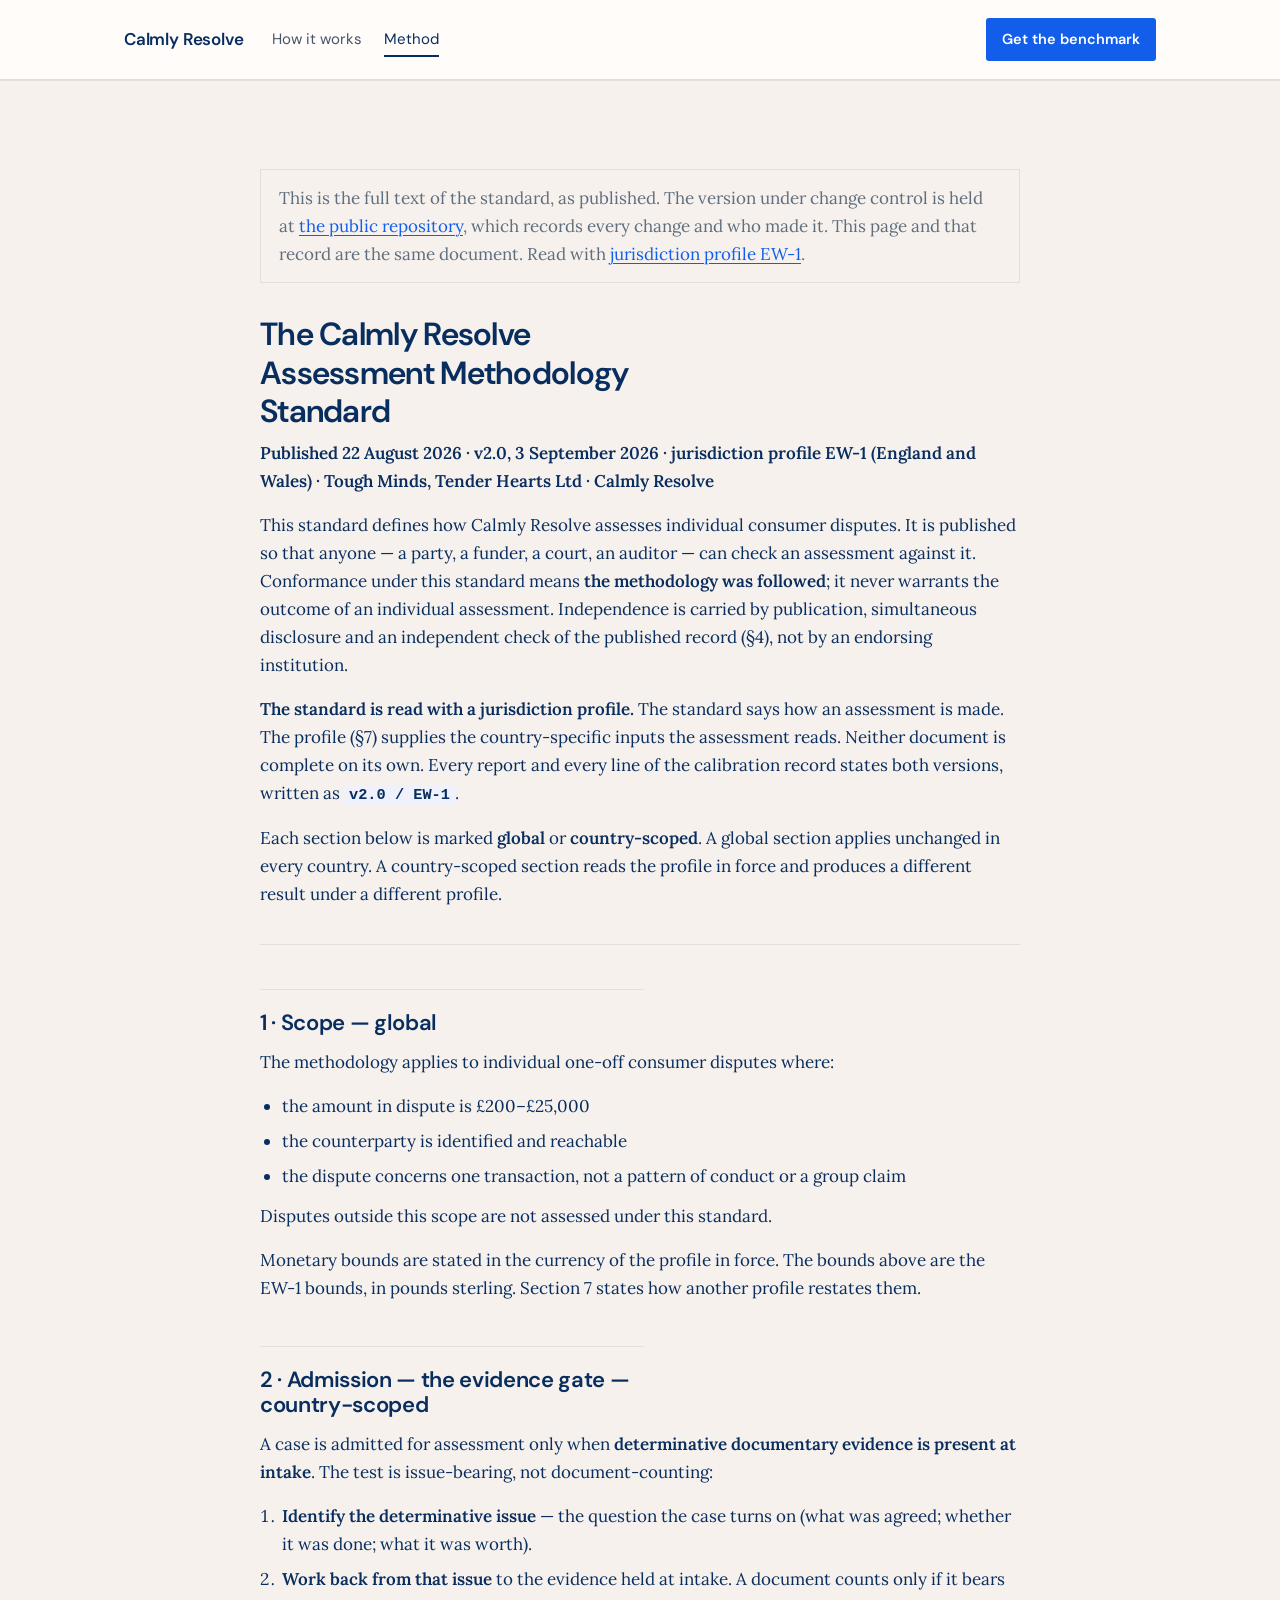
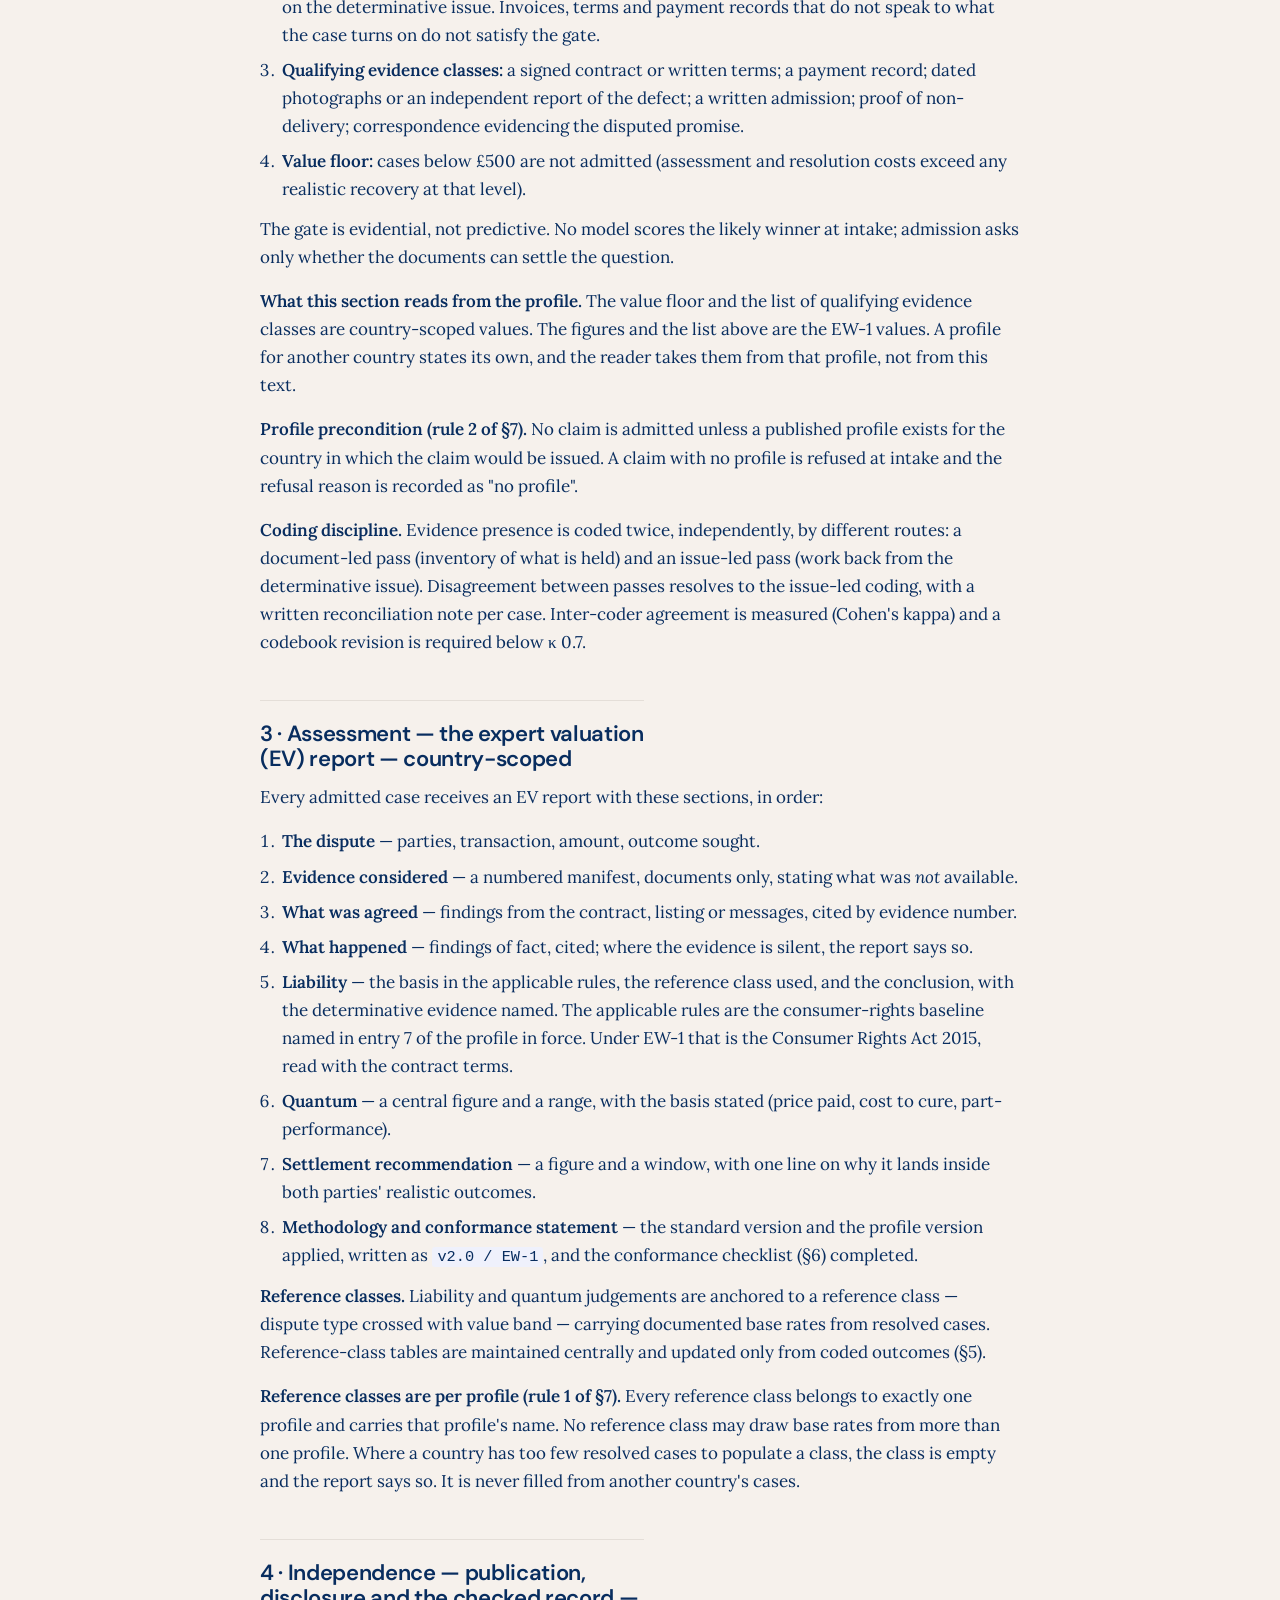
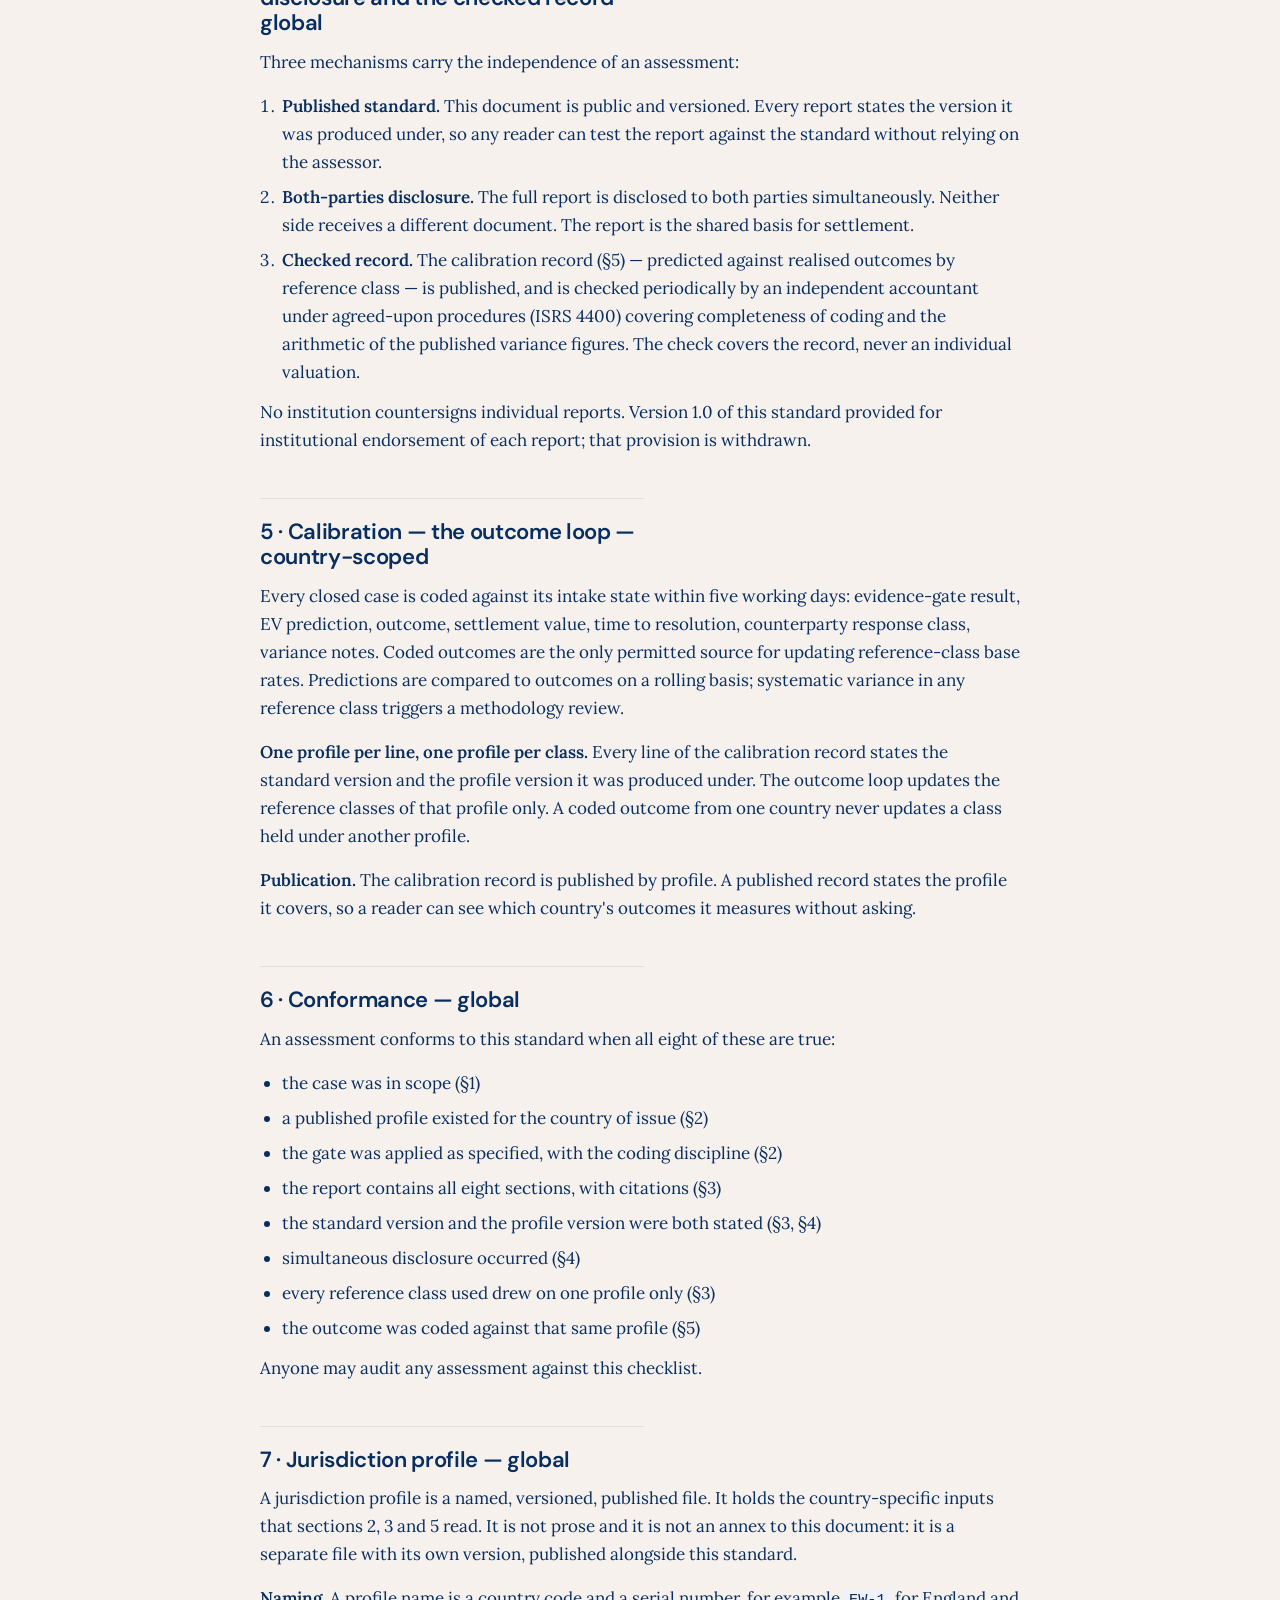
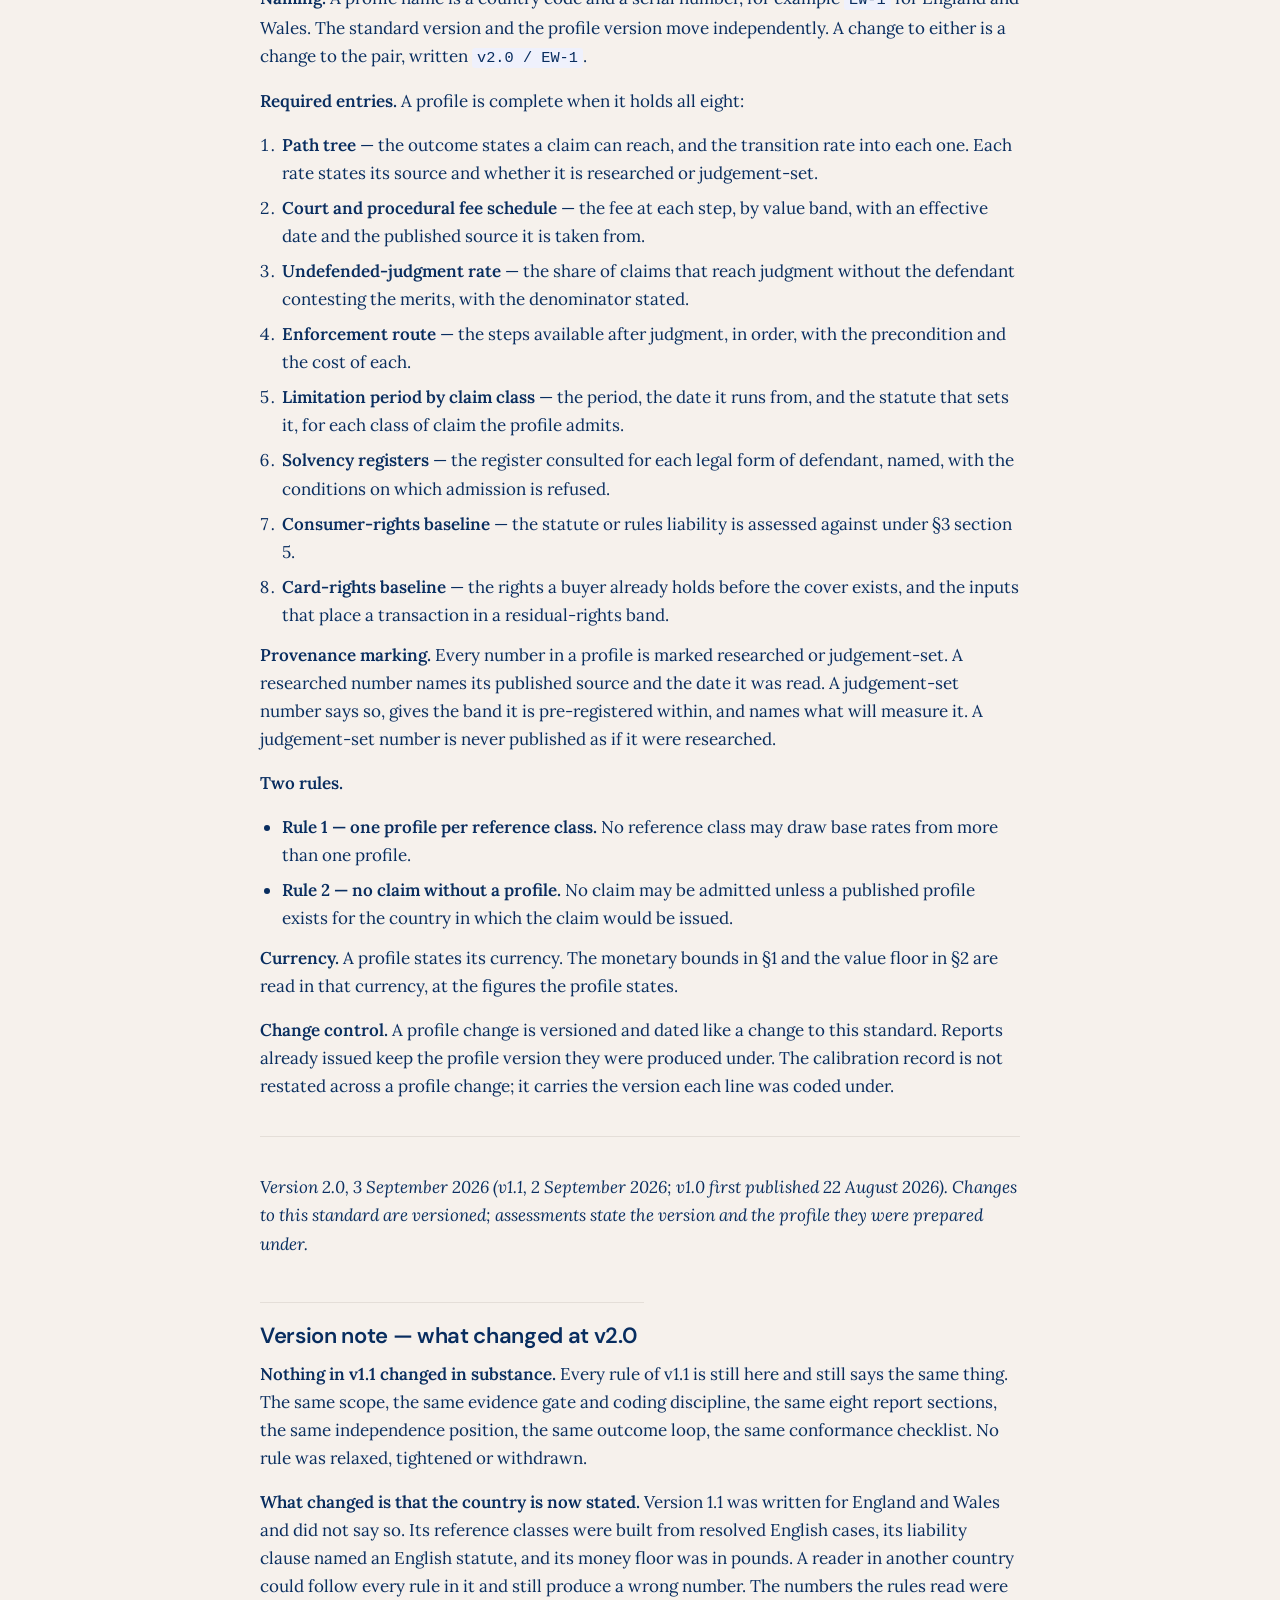
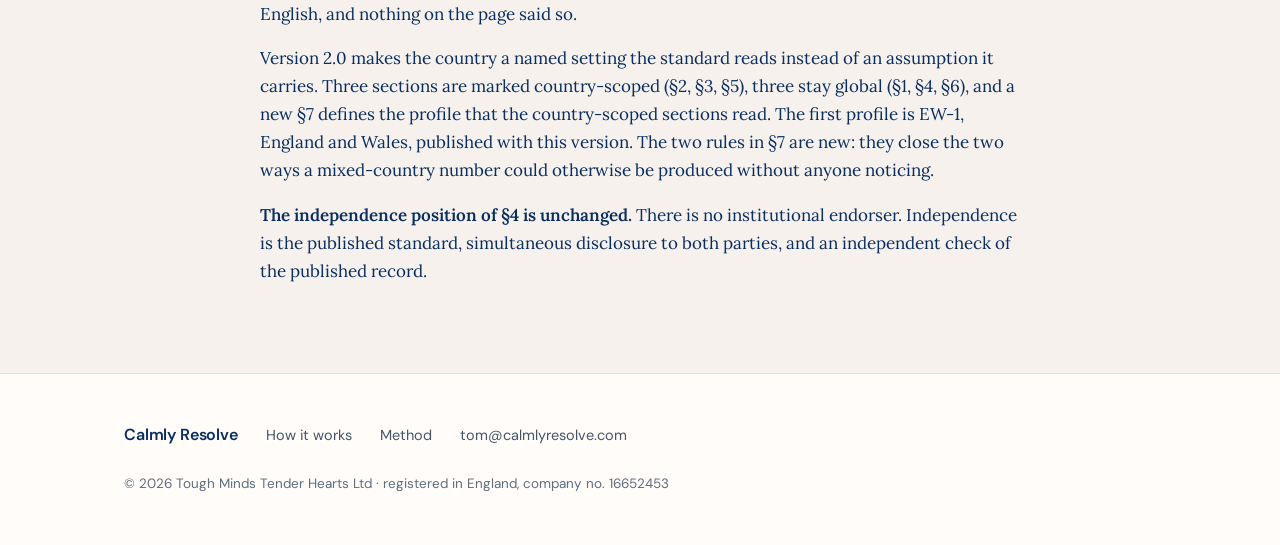
<file: method/standard/index.html>
<!DOCTYPE html>
<html lang="en">
<head>
  <meta charset="UTF-8">
  <meta name="viewport" content="width=device-width, initial-scale=1.0">
  <title>The Calmly Resolve Assessment Methodology Standard — Calmly Resolve</title>
  <meta name="description" content="The full text of the valuation standard, v2.0. Published, versioned and open to inspection.">
  <link rel="canonical" href="https://calmlyresolve.com/method/standard/">
  <link rel="preconnect" href="https://fonts.googleapis.com">
  <link rel="preconnect" href="https://fonts.gstatic.com" crossorigin>
  <link href="https://fonts.googleapis.com/css2?family=DM+Sans:wght@400;500;600&family=Lora:wght@400;600&display=swap" rel="stylesheet">
  <link rel="stylesheet" href="/assets/site.css">
  <style>
    .doc{max-width:760px;margin:0 auto}
    .doc h1{font-size:32px;line-height:1.2;margin:0 0 8px}
    .doc h2{font-size:22px;margin:44px 0 12px;padding-top:20px;border-top:1px solid var(--border)}
    .doc h3{font-size:17px;margin:28px 0 8px}
    .doc p,.doc li{font-family:var(--font-body);font-size:17px;line-height:1.65}
    .doc ul,.doc ol{padding-left:1.4rem;margin:12px 0}
    .doc li{margin:7px 0}
    .doc blockquote{border-left:3px solid var(--accent);background:var(--accent-light);margin:18px 0;padding:14px 18px}
    .doc blockquote p{margin:0}
    .doc code{font-family:ui-monospace,SFMono-Regular,Menlo,monospace;font-size:.9em;background:var(--accent-light);padding:1px 5px;border-radius:3px}
    .doc hr{border:0;border-top:1px solid var(--border);margin:36px 0}
    .tbl{overflow-x:auto;margin:18px 0}
    .doc table{border-collapse:collapse;width:100%;font-family:var(--font-ui);font-size:15px}
    .doc th{text-align:left;font-weight:600;border-bottom:2px solid var(--border-strong);padding:9px 12px 9px 0;vertical-align:top}
    .doc td{border-bottom:1px solid var(--border);padding:9px 12px 9px 0;vertical-align:top}
    .srcnote{font-family:var(--font-ui);font-size:14px;color:var(--text-muted);border:1px solid var(--border);padding:14px 18px;margin:0 0 32px}
    .srcnote a{color:var(--accent)}
  </style>
</head>
<body>
  <header class="site-head"><div class="wrap">
    <a class="mark" href="/">Calmly Resolve</a>
    <nav aria-label="Main">
      <a href="/#how">How it works</a>
      <a href="/method/" aria-current="page">Method</a>
    </nav>
    <a class="btn" href="mailto:tom@calmlyresolve.com?subject=Benchmark">Get the benchmark</a>
  </div></header>

  <main><section class="band"><div class="wrap"><div class="doc">
    <p class="srcnote">This is the full text of the standard, as published. The version under change control is held at <a href="https://github.com/tmth-studio/methods/blob/main/calmly-assessment-methodology-standard.md">the public repository</a>, which records every change and who made it. This page and that record are the same document. Read with <a href="/method/profile-ew-1/">jurisdiction profile EW-1</a>.</p>
<h1>The Calmly Resolve Assessment Methodology Standard</h1>
<p><strong>Published 22 August 2026 · v2.0, 3 September 2026 · jurisdiction profile EW-1 (England and Wales) · Tough Minds, Tender Hearts Ltd · Calmly Resolve</strong></p>
<p>This standard defines how Calmly Resolve assesses individual consumer disputes. It is published so that anyone — a party, a funder, a court, an auditor — can check an assessment against it. Conformance under this standard means <strong>the methodology was followed</strong>; it never warrants the outcome of an individual assessment. Independence is carried by publication, simultaneous disclosure and an independent check of the published record (§4), not by an endorsing institution.</p>
<p><strong>The standard is read with a jurisdiction profile.</strong> The standard says how an assessment is made. The profile (§7) supplies the country-specific inputs the assessment reads. Neither document is complete on its own. Every report and every line of the calibration record states both versions, written as <strong><code>v2.0 / EW-1</code></strong>.</p>
<p>Each section below is marked <strong>global</strong> or <strong>country-scoped</strong>. A global section applies unchanged in every country. A country-scoped section reads the profile in force and produces a different result under a different profile.</p>
<hr>
<h2>1 · Scope — global</h2>
<p>The methodology applies to individual one-off consumer disputes where:</p>
<ul>
<li>the amount in dispute is £200–£25,000</li>
<li>the counterparty is identified and reachable</li>
<li>the dispute concerns one transaction, not a pattern of conduct or a group claim</li>
</ul>
<p>Disputes outside this scope are not assessed under this standard.</p>
<p>Monetary bounds are stated in the currency of the profile in force. The bounds above are the EW-1 bounds, in pounds sterling. Section 7 states how another profile restates them.</p>
<h2>2 · Admission — the evidence gate — country-scoped</h2>
<p>A case is admitted for assessment only when <strong>determinative documentary evidence is present at intake</strong>. The test is issue-bearing, not document-counting:</p>
<ol>
<li><strong>Identify the determinative issue</strong> — the question the case turns on (what was agreed; whether it was done; what it was worth).</li>
<li><strong>Work back from that issue</strong> to the evidence held at intake. A document counts only if it bears on the determinative issue. Invoices, terms and payment records that do not speak to what the case turns on do not satisfy the gate.</li>
<li><strong>Qualifying evidence classes:</strong> a signed contract or written terms; a payment record; dated photographs or an independent report of the defect; a written admission; proof of non-delivery; correspondence evidencing the disputed promise.</li>
<li><strong>Value floor:</strong> cases below £500 are not admitted (assessment and resolution costs exceed any realistic recovery at that level).</li>
</ol>
<p>The gate is evidential, not predictive. No model scores the likely winner at intake; admission asks only whether the documents can settle the question.</p>
<p><strong>What this section reads from the profile.</strong> The value floor and the list of qualifying evidence classes are country-scoped values. The figures and the list above are the EW-1 values. A profile for another country states its own, and the reader takes them from that profile, not from this text.</p>
<p><strong>Profile precondition (rule 2 of §7).</strong> No claim is admitted unless a published profile exists for the country in which the claim would be issued. A claim with no profile is refused at intake and the refusal reason is recorded as &quot;no profile&quot;.</p>
<p><strong>Coding discipline.</strong> Evidence presence is coded twice, independently, by different routes: a document-led pass (inventory of what is held) and an issue-led pass (work back from the determinative issue). Disagreement between passes resolves to the issue-led coding, with a written reconciliation note per case. Inter-coder agreement is measured (Cohen&#x27;s kappa) and a codebook revision is required below κ 0.7.</p>
<h2>3 · Assessment — the expert valuation (EV) report — country-scoped</h2>
<p>Every admitted case receives an EV report with these sections, in order:</p>
<ol>
<li><strong>The dispute</strong> — parties, transaction, amount, outcome sought.</li>
<li><strong>Evidence considered</strong> — a numbered manifest, documents only, stating what was <em>not</em> available.</li>
<li><strong>What was agreed</strong> — findings from the contract, listing or messages, cited by evidence number.</li>
<li><strong>What happened</strong> — findings of fact, cited; where the evidence is silent, the report says so.</li>
<li><strong>Liability</strong> — the basis in the applicable rules, the reference class used, and the conclusion, with the determinative evidence named. The applicable rules are the consumer-rights baseline named in entry 7 of the profile in force. Under EW-1 that is the Consumer Rights Act 2015, read with the contract terms.</li>
<li><strong>Quantum</strong> — a central figure and a range, with the basis stated (price paid, cost to cure, part-performance).</li>
<li><strong>Settlement recommendation</strong> — a figure and a window, with one line on why it lands inside both parties&#x27; realistic outcomes.</li>
<li><strong>Methodology and conformance statement</strong> — the standard version and the profile version applied, written as <code>v2.0 / EW-1</code>, and the conformance checklist (§6) completed.</li>
</ol>
<p><strong>Reference classes.</strong> Liability and quantum judgements are anchored to a reference class — dispute type crossed with value band — carrying documented base rates from resolved cases. Reference-class tables are maintained centrally and updated only from coded outcomes (§5).</p>
<p><strong>Reference classes are per profile (rule 1 of §7).</strong> Every reference class belongs to exactly one profile and carries that profile&#x27;s name. No reference class may draw base rates from more than one profile. Where a country has too few resolved cases to populate a class, the class is empty and the report says so. It is never filled from another country&#x27;s cases.</p>
<h2>4 · Independence — publication, disclosure and the checked record — global</h2>
<p>Three mechanisms carry the independence of an assessment:</p>
<ol>
<li><strong>Published standard.</strong> This document is public and versioned. Every report states the version it was produced under, so any reader can test the report against the standard without relying on the assessor.</li>
<li><strong>Both-parties disclosure.</strong> The full report is disclosed to both parties simultaneously. Neither side receives a different document. The report is the shared basis for settlement.</li>
<li><strong>Checked record.</strong> The calibration record (§5) — predicted against realised outcomes by reference class — is published, and is checked periodically by an independent accountant under agreed-upon procedures (ISRS 4400) covering completeness of coding and the arithmetic of the published variance figures. The check covers the record, never an individual valuation.</li>
</ol>
<p>No institution countersigns individual reports. Version 1.0 of this standard provided for institutional endorsement of each report; that provision is withdrawn.</p>
<h2>5 · Calibration — the outcome loop — country-scoped</h2>
<p>Every closed case is coded against its intake state within five working days: evidence-gate result, EV prediction, outcome, settlement value, time to resolution, counterparty response class, variance notes. Coded outcomes are the only permitted source for updating reference-class base rates. Predictions are compared to outcomes on a rolling basis; systematic variance in any reference class triggers a methodology review.</p>
<p><strong>One profile per line, one profile per class.</strong> Every line of the calibration record states the standard version and the profile version it was produced under. The outcome loop updates the reference classes of that profile only. A coded outcome from one country never updates a class held under another profile.</p>
<p><strong>Publication.</strong> The calibration record is published by profile. A published record states the profile it covers, so a reader can see which country&#x27;s outcomes it measures without asking.</p>
<h2>6 · Conformance — global</h2>
<p>An assessment conforms to this standard when all eight of these are true:</p>
<ul>
<li>the case was in scope (§1)</li>
<li>a published profile existed for the country of issue (§2)</li>
<li>the gate was applied as specified, with the coding discipline (§2)</li>
<li>the report contains all eight sections, with citations (§3)</li>
<li>the standard version and the profile version were both stated (§3, §4)</li>
<li>simultaneous disclosure occurred (§4)</li>
<li>every reference class used drew on one profile only (§3)</li>
<li>the outcome was coded against that same profile (§5)</li>
</ul>
<p>Anyone may audit any assessment against this checklist.</p>
<h2>7 · Jurisdiction profile — global</h2>
<p>A jurisdiction profile is a named, versioned, published file. It holds the country-specific inputs that sections 2, 3 and 5 read. It is not prose and it is not an annex to this document: it is a separate file with its own version, published alongside this standard.</p>
<p><strong>Naming.</strong> A profile name is a country code and a serial number, for example <code>EW-1</code> for England and Wales. The standard version and the profile version move independently. A change to either is a change to the pair, written <code>v2.0 / EW-1</code>.</p>
<p><strong>Required entries.</strong> A profile is complete when it holds all eight:</p>
<ol>
<li><strong>Path tree</strong> — the outcome states a claim can reach, and the transition rate into each one. Each rate states its source and whether it is researched or judgement-set.</li>
<li><strong>Court and procedural fee schedule</strong> — the fee at each step, by value band, with an effective date and the published source it is taken from.</li>
<li><strong>Undefended-judgment rate</strong> — the share of claims that reach judgment without the defendant contesting the merits, with the denominator stated.</li>
<li><strong>Enforcement route</strong> — the steps available after judgment, in order, with the precondition and the cost of each.</li>
<li><strong>Limitation period by claim class</strong> — the period, the date it runs from, and the statute that sets it, for each class of claim the profile admits.</li>
<li><strong>Solvency registers</strong> — the register consulted for each legal form of defendant, named, with the conditions on which admission is refused.</li>
<li><strong>Consumer-rights baseline</strong> — the statute or rules liability is assessed against under §3 section 5.</li>
<li><strong>Card-rights baseline</strong> — the rights a buyer already holds before the cover exists, and the inputs that place a transaction in a residual-rights band.</li>
</ol>
<p><strong>Provenance marking.</strong> Every number in a profile is marked researched or judgement-set. A researched number names its published source and the date it was read. A judgement-set number says so, gives the band it is pre-registered within, and names what will measure it. A judgement-set number is never published as if it were researched.</p>
<p><strong>Two rules.</strong></p>
<ul>
<li><strong>Rule 1 — one profile per reference class.</strong> No reference class may draw base rates from more than one profile.</li>
<li><strong>Rule 2 — no claim without a profile.</strong> No claim may be admitted unless a published profile exists for the country in which the claim would be issued.</li>
</ul>
<p><strong>Currency.</strong> A profile states its currency. The monetary bounds in §1 and the value floor in §2 are read in that currency, at the figures the profile states.</p>
<p><strong>Change control.</strong> A profile change is versioned and dated like a change to this standard. Reports already issued keep the profile version they were produced under. The calibration record is not restated across a profile change; it carries the version each line was coded under.</p>
<hr>
<p><em>Version 2.0, 3 September 2026 (v1.1, 2 September 2026; v1.0 first published 22 August 2026). Changes to this standard are versioned; assessments state the version and the profile they were prepared under.</em></p>
<h2>Version note — what changed at v2.0</h2>
<p><strong>Nothing in v1.1 changed in substance.</strong> Every rule of v1.1 is still here and still says the same thing. The same scope, the same evidence gate and coding discipline, the same eight report sections, the same independence position, the same outcome loop, the same conformance checklist. No rule was relaxed, tightened or withdrawn.</p>
<p><strong>What changed is that the country is now stated.</strong> Version 1.1 was written for England and Wales and did not say so. Its reference classes were built from resolved English cases, its liability clause named an English statute, and its money floor was in pounds. A reader in another country could follow every rule in it and still produce a wrong number. The numbers the rules read were English, and nothing on the page said so.</p>
<p>Version 2.0 makes the country a named setting the standard reads instead of an assumption it carries. Three sections are marked country-scoped (§2, §3, §5), three stay global (§1, §4, §6), and a new §7 defines the profile that the country-scoped sections read. The first profile is EW-1, England and Wales, published with this version. The two rules in §7 are new: they close the two ways a mixed-country number could otherwise be produced without anyone noticing.</p>
<p><strong>The independence position of §4 is unchanged.</strong> There is no institutional endorser. Independence is the published standard, simultaneous disclosure to both parties, and an independent check of the published record.</p>
  </div></div></section></main>

  <footer class="site-foot"><div class="wrap">
    <div class="top">
      <a class="mark" href="/">Calmly Resolve</a>
      <a href="/#how">How it works</a>
      <a href="/method/">Method</a>
      <a href="mailto:tom@calmlyresolve.com">tom@calmlyresolve.com</a>
    </div>
    <p>© 2026 Tough Minds Tender Hearts Ltd · registered in England, company no. 16652453</p>
  </div></footer>
</body>
</html>
</file>
<file: assets/site.css>
/* Calmly Resolve — public site stylesheet. DM Sans for UI and headings, Lora for prose.
   Colour is the venture's own 2021 brand, taken from the shipped stylesheet of the
   2.0 site (Webflow, generated 13 Oct 2021). Full record and provenance:
   06-Resources/Dex_System/Calmly_Brand_Palette.md
   Brand values used as-is: #082D5F navy, #125EEB blue, #FFFCFA warm white,
   #EFF1FC pale blue, #FFB325 orange flare, #AAADB0 grey.
   Where a brand value did not clear 4.5:1 on the ground it sits on, it is darkened
   one step and the derivation is noted against the token. */
:root {
  --bg: #f6f1ec;          /* page ground — brand warm white taken one step down so the
                             alternating white sections stay visible */
  --surface: #fffcfa;     /* brand warm white — header, footer, .white sections, cards */
  --text: #082d5f;        /* brand navy: the 2021 site set body copy in it too */
  --text-secondary: #455568;  /* brand slate #5D6C7B darkened to clear AA (6.4:1) */
  --text-muted: #5f6e7e;      /* brand grey #758696 darkened to clear AA (4.6:1) */
  --border: #e4ded8;      /* neutral brand grey warmed to sit on the warm ground */
  --border-strong: #aaadb0;
  --accent: #125eeb;      /* brand blue — links, buttons, active states */
  --accent-dark: #0e4bbc;
  --accent-light: #eff1fc;
  --navy: #082d5f;
  --flare: #ffb325;       /* brand orange. Emphasis only, never a primary action, and
                             never as text on a light ground (1.6:1 there). */
  --red: #cc2233;         /* brand red #EA384C darkened to clear AA (4.8:1) */
  --font-ui: 'DM Sans', system-ui, -apple-system, sans-serif;
  --font-body: 'Lora', Georgia, serif;
  --wrap: 1080px;
  --measure: 640px;
  /* The product-screen scale. Two widths only, never a third.
     Full column: a screen the reader has to read.
     Half column: a screen the reader only has to recognise. */
  --screen-full: 672px;
  --screen-half: 336px;
}

* { box-sizing: border-box; margin: 0; padding: 0; }
html { -webkit-text-size-adjust: 100%; }
body {
  background: var(--bg);
  color: var(--text);
  font-family: var(--font-ui);
  font-size: 17px;
  line-height: 1.6;
  display: flex;
  flex-direction: column;
  min-height: 100vh;
}
main { flex: 1; }
a { color: var(--accent); text-decoration: underline; text-decoration-thickness: 1px; text-underline-offset: 3px; }
a:hover { color: var(--accent-dark); }
strong { font-weight: 600; }
.wrap { max-width: var(--wrap); margin: 0 auto; padding: 0 24px; }
.measure { max-width: var(--measure); }

/* Type scale */
h1, h2, h3, h4 { font-family: var(--font-ui); font-weight: 600; color: var(--navy); }
h1 { font-size: clamp(34px, 4.8vw, 54px); line-height: 1.08; letter-spacing: -0.022em; max-width: 20ch; }
h2 { font-size: clamp(26px, 3.2vw, 34px); line-height: 1.15; letter-spacing: -0.015em; margin-bottom: 20px; max-width: 24ch; }
h3 { font-size: 19px; line-height: 1.35; margin-bottom: 8px; }
p, li { font-family: var(--font-body); font-size: 17.5px; color: var(--text); }
p { margin-bottom: 16px; }
p:last-child { margin-bottom: 0; }
.lead { font-family: var(--font-body); font-size: clamp(19px, 2.1vw, 22px); line-height: 1.55; color: var(--text-secondary); }
.eyebrow { font-family: var(--font-ui); font-size: 13px; font-weight: 500; letter-spacing: 0.06em; text-transform: uppercase; color: var(--text-muted); margin-bottom: 20px; }
.small { font-family: var(--font-ui); font-size: 14.5px; color: var(--text-muted); }
.label { font-family: var(--font-ui); font-size: 13px; font-weight: 600; letter-spacing: 0.04em; text-transform: uppercase; color: var(--text-muted); margin-bottom: 10px; }
.assume { color: var(--red); font-weight: 500; }
ul, ol { padding-left: 1.4rem; margin-bottom: 16px; }
li { margin-bottom: 8px; }
li:last-child { margin-bottom: 0; }

/* Header */
.site-head { background: var(--surface); border-bottom: 1px solid var(--border); position: sticky; top: 0; z-index: 10; }
.site-head .wrap { display: flex; align-items: center; flex-wrap: wrap; gap: 8px 28px; padding-top: 18px; padding-bottom: 18px; }
.mark { font-family: var(--font-ui); font-size: 17px; font-weight: 600; letter-spacing: -0.01em; color: var(--navy); text-decoration: none; white-space: nowrap; }
.mark:hover { color: var(--navy); }
.site-head nav { display: flex; gap: 22px; }
.site-head nav a { font-family: var(--font-ui); font-size: 15px; color: var(--text-secondary); text-decoration: none; padding: 4px 0; border-bottom: 2px solid transparent; }
.site-head nav a:hover { color: var(--navy); }
.site-head nav a[aria-current="page"] { color: var(--navy); border-bottom-color: var(--navy); }
.head-contact { margin-left: auto; font-family: var(--font-ui); font-size: 14.5px; color: var(--text-secondary); text-decoration: none; }
.head-contact:hover { color: var(--accent); }
.site-head .btn { margin-left: auto; padding: 10px 16px; font-size: 14.5px; }

/* Sections */
section { padding: 88px 0; border-top: 1px solid var(--border); }
section.hero { border-top: none; padding: 104px 0 96px; }
section.white { background: var(--surface); }
section.tight { padding: 64px 0; }
.hero .lead { margin-top: 28px; max-width: 620px; }
.hero .actions { margin-top: 36px; display: flex; gap: 22px; align-items: center; flex-wrap: wrap; }
.btn { display: inline-block; font-family: var(--font-ui); font-size: 15.5px; font-weight: 600; color: #ffffff; background: var(--accent); padding: 13px 22px; border-radius: 3px; text-decoration: none; }
.btn:hover { background: var(--accent-dark); color: #ffffff; }
.link-arrow { font-family: var(--font-ui); font-size: 15.5px; font-weight: 500; color: var(--navy); text-decoration: none; }
.link-arrow::after { content: " \2192"; }
.link-arrow:hover { color: var(--accent); }
.hero .next { margin-top: 18px; max-width: 620px; }
.hero .who { margin-top: 44px; padding-top: 22px; border-top: 1px solid var(--border-strong); max-width: 620px; }
.hero .who p { font-family: var(--font-ui); font-size: 15.5px; color: var(--text-secondary); margin-bottom: 6px; }

/* Home hero: copy left, product screen right */
.hero-grid { display: grid; grid-template-columns: minmax(0, 1.1fr) minmax(0, 0.9fr); gap: 56px; align-items: center; }
.hero-grid h1 { max-width: 16ch; }
.hero-grid .lead { max-width: 560px; }
.hero-visual { display: flex; flex-direction: column; align-items: stretch; }
.hero-visual figure.screen { margin: 0; }
.hero-visual .checkout { margin-top: 0; box-shadow: 0 18px 40px rgba(8, 45, 95, 0.12); }

/* Proof bar: the three facts, and the line that keeps the middle one true */
.proof { background: var(--surface); border-top: 1px solid var(--border); border-bottom: 1px solid var(--border); padding: 18px 0; }
.proof .items { display: flex; flex-wrap: wrap; gap: 8px 0; align-items: baseline; }
.proof span { font-family: var(--font-ui); font-size: 15.5px; font-weight: 500; color: var(--navy); }
.proof span + span::before { content: "\00b7"; margin: 0 14px; font-weight: 400; color: var(--border-strong); }
.proof .proof-note { font-family: var(--font-ui); font-size: 13px; color: var(--text-muted); margin: 8px 0 0; max-width: 640px; }

/* Section heading inside the content column */
.row h2 { margin-bottom: 24px; }
.row .lead + .cols3 { margin-top: 28px; }

/* Problem: three short lines, ruled */
.lines { border-top: 1px solid var(--border-strong); }
.lines p { padding: 20px 0; border-bottom: 1px solid var(--border); margin: 0; font-size: 19px; line-height: 1.55; max-width: 680px; }
.lines .small { font-size: 13.5px; padding: 12px 0 0; border: none; }

/* FAQ */
.faq { border-top: 1px solid var(--border-strong); }
.faq details { border-bottom: 1px solid var(--border); }
.faq summary { cursor: pointer; list-style: none; display: flex; justify-content: space-between; align-items: baseline; gap: 20px; padding: 20px 0; font-family: var(--font-ui); font-size: 18px; font-weight: 600; color: var(--navy); }
.faq summary::-webkit-details-marker { display: none; }
.faq summary::after { content: "+"; font-weight: 400; font-size: 22px; color: var(--text-muted); flex: none; }
.faq details[open] summary::after { content: "\2212"; }
.faq details > div { padding: 0 0 22px; max-width: 640px; }
.faq details > div p { font-size: 17px; color: var(--text-secondary); }

/* Final call to action */
.panel .peers { margin-top: 30px; padding-top: 22px; border-top: 1px solid rgba(255,255,255,0.18); font-family: var(--font-ui); font-size: 15px; color: #c3d0ea; max-width: 620px; }
.panel .peers a { color: #ffffff; }
.panel .actions { margin-top: 8px; display: flex; gap: 22px; align-items: center; flex-wrap: wrap; }
.panel .link-arrow { color: #ffffff; }
.panel .link-arrow:hover { color: #dce4f6; }

/* Pricing page */
.pricing-grid { display: grid; grid-template-columns: 1fr 1fr; gap: 40px; }
.pricing-grid > div { border-top: 2px solid var(--navy); padding-top: 18px; }
.pricing-grid h3 { margin-bottom: 10px; }
.pricing-grid p { font-size: 16.5px; color: var(--text-secondary); }
.never { list-style: none; padding: 0; margin-top: 8px; border-top: 1px solid var(--border-strong); }
.never li { padding: 14px 0; border-bottom: 1px solid var(--border); margin: 0; }

/* Checkout illustration: HTML and CSS only, no image files, no figures */
.checkout { width: 100%; max-width: var(--screen-full); background: var(--surface); border: 1px solid var(--border-strong); padding: 26px 28px 28px; margin-top: 8px; font-family: var(--font-ui); }
.checkout-head { display: flex; align-items: center; gap: 14px; padding-bottom: 16px; border-bottom: 1px solid var(--border); margin-bottom: 4px; }
.checkout-site { display: inline-block; width: 92px; height: 14px; background: var(--border-strong); border-radius: 2px; }
.checkout-title { font-size: 14px; font-weight: 600; color: var(--text-secondary); margin-left: auto; }
.checkout-row { display: flex; justify-content: space-between; align-items: center; padding: 13px 0; border-bottom: 1px solid var(--border); }
.checkout-row.total { border-bottom: none; padding-bottom: 20px; }
.bar { display: inline-block; height: 11px; background: var(--border); border-radius: 2px; }
.bar.dark { background: var(--border-strong); height: 12px; }
.w14 { width: 14%; } .w18 { width: 18%; } .w24 { width: 24%; } .w40 { width: 40%; } .w60 { width: 60%; }
.cover-line { border: 1px solid var(--accent); border-left: 4px solid var(--flare); background: var(--accent-light); padding: 14px 16px; margin-bottom: 20px; }
.cover-mark { display: block; font-size: 12px; font-weight: 600; letter-spacing: 0.04em; text-transform: uppercase; color: var(--accent); margin-bottom: 6px; }
.cover-line p { font-family: var(--font-body); font-size: 14.5px; line-height: 1.55; color: var(--text); }
.checkout-btn { display: block; text-align: center; font-size: 15px; font-weight: 600; color: #ffffff; background: var(--navy); padding: 12px; border-radius: 3px; }

/* Section heading row: label left, heading right on wide screens */
.row { display: grid; grid-template-columns: 220px 1fr; gap: 32px 56px; align-items: start; }
.row .side { position: sticky; top: 92px; }
.row .side .eyebrow { margin-bottom: 8px; }
.row .side p { font-family: var(--font-ui); font-size: 14.5px; color: var(--text-muted); }

/* Three columns, ruled on top, no cards */
.cols3 { display: grid; grid-template-columns: repeat(3, 1fr); gap: 40px; margin-top: 12px; }
.cols3 > div { border-top: 2px solid var(--navy); padding-top: 18px; }
.cols3 h3 { margin-bottom: 10px; }
.cols3 p { font-size: 16.5px; color: var(--text-secondary); }

/* Numbered steps */
.steps { list-style: none; padding: 0; margin: 8px 0 0; counter-reset: step; border-top: 1px solid var(--border); }
.steps li { counter-increment: step; display: grid; grid-template-columns: 64px 1fr; gap: 20px; padding: 26px 0; border-bottom: 1px solid var(--border); margin: 0; }
.steps li::before { content: counter(step, decimal-leading-zero); font-family: var(--font-body); font-size: 30px; line-height: 1; color: var(--accent); padding-top: 4px; }
.steps h3 { margin-bottom: 6px; }
.steps p { font-size: 17px; color: var(--text-secondary); max-width: 600px; }
.steps p + p { margin-top: 8px; }

/* Two lists side by side */
.split { display: grid; grid-template-columns: 1fr 1fr; gap: 40px; margin-top: 8px; }
.split > div { padding-top: 18px; border-top: 1px solid var(--border-strong); }
.split ul { list-style: none; padding: 0; }
.split li { padding-left: 0; font-size: 17px; }
.split li + li { margin-top: 10px; }

/* The one panel */
.panel { background: var(--navy); color: #ffffff; padding: 56px; }
.panel .eyebrow { color: var(--flare); }
.panel h2 { color: #ffffff; max-width: 22ch; }
.panel p { color: #dce4f6; max-width: 620px; }
.panel a { color: #ffffff; }
.panel a:hover { color: #dce4f6; }
.panel .btn { background: #ffffff; color: var(--navy); margin-top: 8px; }
.panel .btn:hover { background: #eff1fc; color: var(--navy); }

/* Inset, warning, quote */
.inset { border-left: 4px solid var(--accent); background: var(--accent-light); padding: 18px 22px; margin: 20px 0; }
.inset p { font-size: 16.5px; }
.quote { border: 1px solid var(--border-strong); background: var(--surface); padding: 22px 26px; margin: 16px 0 20px; font-family: var(--font-body); font-size: 17.5px; line-height: 1.6; max-width: 700px; }

/* Definition list */
dl.meta { display: grid; grid-template-columns: 200px 1fr; gap: 0; border-top: 1px solid var(--border); margin-top: 8px; }
dl.meta dt, dl.meta dd { padding: 14px 0; border-bottom: 1px solid var(--border); }
dl.meta dt { font-family: var(--font-ui); font-weight: 600; font-size: 15.5px; color: var(--navy); padding-right: 16px; }
dl.meta dd { font-family: var(--font-body); font-size: 16.5px; color: var(--text); }
dl.meta dd p { font-size: 16.5px; }

/* Start block */
.start { border: 1px solid var(--border-strong); background: var(--surface); padding: 36px 40px; max-width: 760px; }
.start .btn { margin: 6px 0 22px; }
.start ol li { color: var(--text-secondary); }

/* Footer */
.site-foot { background: var(--surface); border-top: 1px solid var(--border); padding: 48px 0 44px; }
.site-foot .top { display: flex; flex-wrap: wrap; gap: 12px 28px; align-items: baseline; margin-bottom: 26px; }
.site-foot .top .mark { font-size: 16px; }
.site-foot .top a:not(.mark) { font-family: var(--font-ui); font-size: 14.5px; color: var(--text-secondary); text-decoration: none; }
.site-foot .top a:not(.mark):hover { color: var(--accent); }
.site-foot p { font-family: var(--font-ui); font-size: 13.5px; line-height: 1.6; color: var(--text-muted); max-width: 820px; margin-bottom: 10px; }
.site-foot p a { color: var(--text-secondary); }

/* Responsive */
@media (max-width: 900px) {
  .row { grid-template-columns: 1fr; gap: 16px; }
  .row .side { position: static; }
  .cols3 { grid-template-columns: 1fr; gap: 28px; }
  .panel { padding: 40px 32px; }
  .hero-grid { grid-template-columns: 1fr; gap: 40px; }
  .hero-grid h1 { max-width: 20ch; }
  .hero-visual { align-items: flex-start; }
  .hero-visual .screen-note { align-self: flex-start; }
  .pricing-grid { grid-template-columns: 1fr; gap: 28px; }
}
@media (max-width: 640px) {
  body { font-size: 16.5px; }
  p, li { font-size: 17px; }
  section { padding: 60px 0; }
  section.hero { padding: 64px 0 60px; }
  h1 { max-width: none; }
  .site-head .wrap { padding-top: 14px; padding-bottom: 12px; }
  .site-head nav { width: 100%; order: 3; gap: 18px; overflow-x: auto; padding-bottom: 2px; }
  .site-head nav a { font-size: 14.5px; white-space: nowrap; }
  .head-contact { display: none; }
  .site-head .btn { padding: 8px 12px; font-size: 13.5px; }
  .lines p { font-size: 17.5px; }
  .faq summary { font-size: 16.5px; }
  .proof .items { flex-direction: column; gap: 6px; }
  .proof span + span::before { content: none; }
  .split { grid-template-columns: 1fr; gap: 28px; }
  .steps li { grid-template-columns: 44px 1fr; gap: 14px; padding: 22px 0; }
  .steps li::before { font-size: 24px; }
  /* On a phone, let a screen use the step number's gutter as well. It is the
     only way a product screen stays readable at this width. */
  .steps figure.screen, .steps .checkout { margin-left: -58px; width: calc(100% + 58px); }
  .panel { padding: 32px 24px; }
  .start { padding: 26px 22px; }
  .checkout { padding: 20px 18px 22px; }
  dl.meta { grid-template-columns: 1fr; }
  dl.meta dt { border-bottom: none; padding-bottom: 2px; }
  dl.meta dd { padding-top: 2px; }
}

/* Product screens: real captures from the product, inside a plain browser frame */
figure.screen { margin: 24px 0 0; }
.shot { width: 100%; max-width: var(--screen-full); border: 1px solid var(--border-strong); border-radius: 6px 6px 0 0; background: var(--surface); overflow: hidden; }
/* The frame bar takes the border tone, not the page ground: on the warm ground the
   two were the same colour and the frame stopped reading as a frame. */
.shot-bar { display: flex; align-items: center; gap: 6px; height: 26px; padding: 0 12px; background: var(--border); border-bottom: 1px solid var(--border-strong); }
.shot-bar i { display: block; width: 9px; height: 9px; border-radius: 50%; background: var(--border-strong); }
.shot img { display: block; width: 100%; height: auto; }
.shot.half { max-width: var(--screen-half); }
.steps .shot { margin-top: 18px; }
.steps figure.screen { margin-top: 8px; max-width: none; }
.steps .checkout { margin-top: 18px; }
.steps p.screen-note, .steps figure.screen figcaption { font-size: 13px; letter-spacing: 0.04em; color: var(--text-muted); max-width: none; }
.cover-line .more { display: inline; font-family: var(--font-ui); font-size: 13.5px; }
figure.screen figcaption { font-family: var(--font-ui); font-size: 13px; letter-spacing: 0.04em; color: var(--text-muted); margin-top: 10px; }
.screen-note { font-family: var(--font-ui); font-size: 13px; letter-spacing: 0.04em; color: var(--text-muted); margin-top: 12px; }
.screens2 { display: grid; grid-template-columns: 1fr 1fr; gap: 32px; align-items: start; }
.screens2 .checkout { margin-top: 0; }
@media (max-width: 640px) {
  .screens2 { grid-template-columns: 1fr; gap: 28px; }
}

/* Reckoner: the arithmetic a site does on its own numbers. A table, not a
   calculator — nothing here needs scripting, and a printed page keeps working. */
.formula { font-family: var(--font-ui); font-size: 17px; font-weight: 500; line-height: 1.5; color: var(--navy); background: var(--accent-light); border-left: 4px solid var(--accent); padding: 18px 22px; margin: 4px 0 20px; }
.table-scroll { overflow-x: auto; margin-top: 8px; }
table.reckoner { width: 100%; border-collapse: collapse; font-family: var(--font-ui); }
table.reckoner caption { text-align: left; font-family: var(--font-ui); font-size: 14px; color: var(--text-muted); padding-bottom: 14px; }
table.reckoner th, table.reckoner td { padding: 13px 12px; border-bottom: 1px solid var(--border); font-size: 16px; text-align: right; white-space: nowrap; }
table.reckoner th:first-child, table.reckoner td:first-child { text-align: left; padding-left: 0; }
table.reckoner th:last-child, table.reckoner td:last-child { padding-right: 0; }
table.reckoner thead th { font-size: 12.5px; font-weight: 600; letter-spacing: 0.04em; text-transform: uppercase; color: var(--text-muted); border-bottom: 2px solid var(--navy); vertical-align: bottom; white-space: normal; line-height: 1.35; }
table.reckoner tbody td { font-variant-numeric: tabular-nums; color: var(--text); }
table.reckoner tbody tr:last-child td { border-bottom: none; }

/* An unset term, marked so nobody mistakes it for a published figure. */
.placeholder { display: inline-block; font-family: var(--font-ui); font-size: 0.95em; font-weight: 600; color: var(--red); border: 1px dashed var(--red); border-radius: 3px; padding: 0 8px; white-space: nowrap; }
.keeps { border-left: 4px solid var(--flare); background: var(--surface); border-top: 1px solid var(--border); border-right: 1px solid var(--border); border-bottom: 1px solid var(--border); padding: 18px 22px; margin: 18px 0 0; }
.keeps p { font-size: 16.5px; }
</file>
